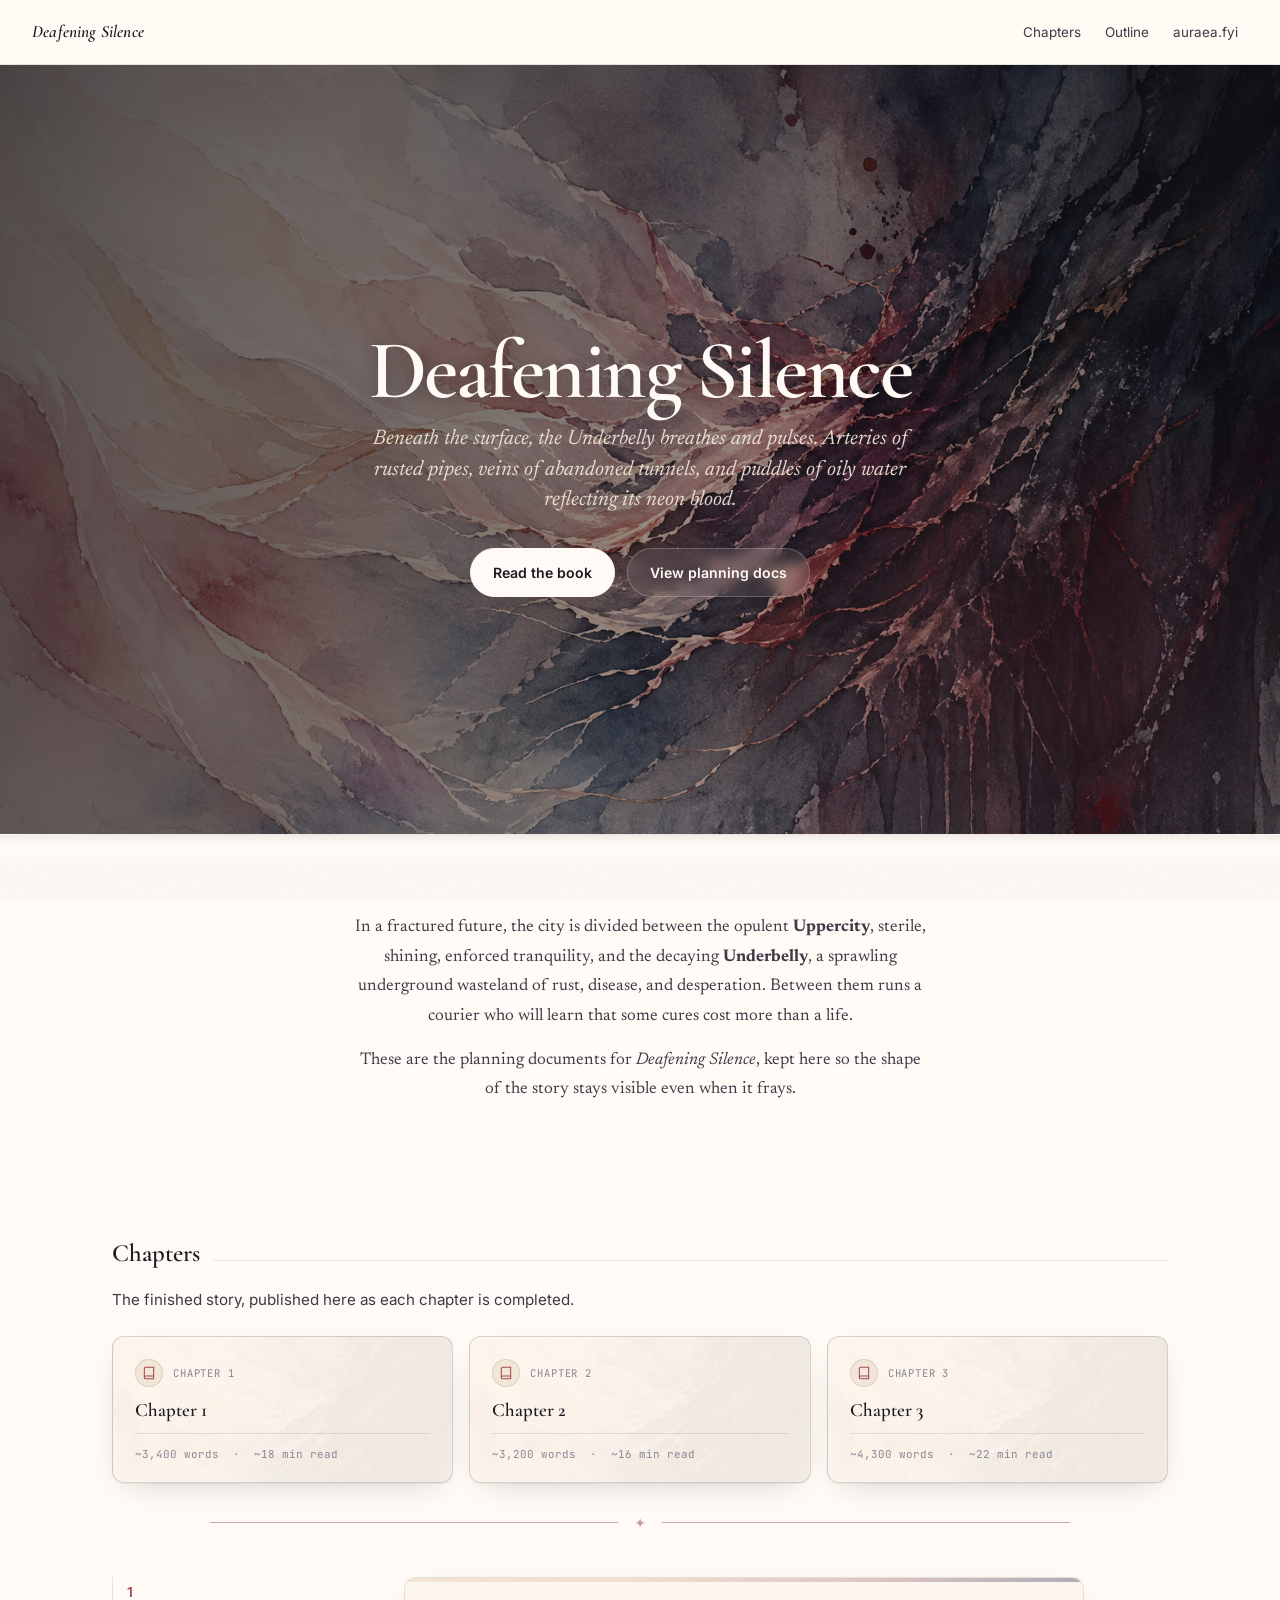
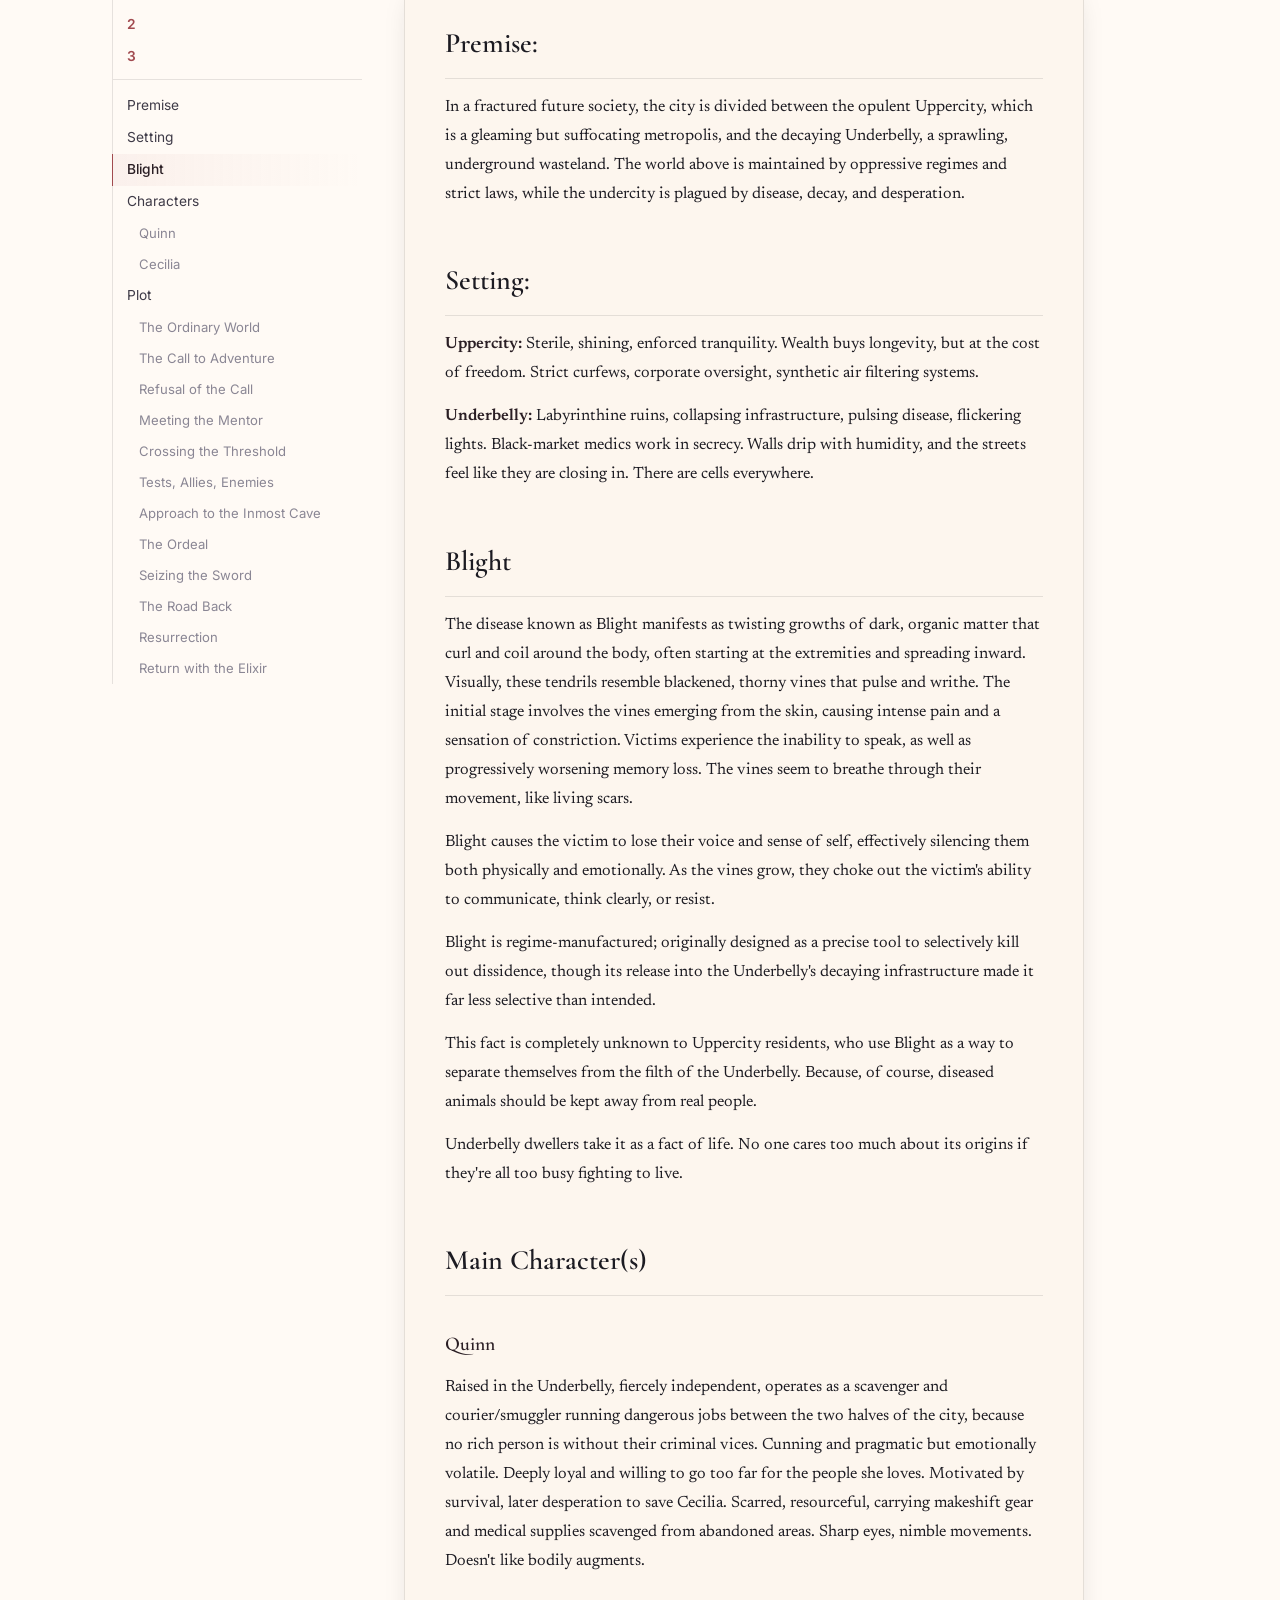
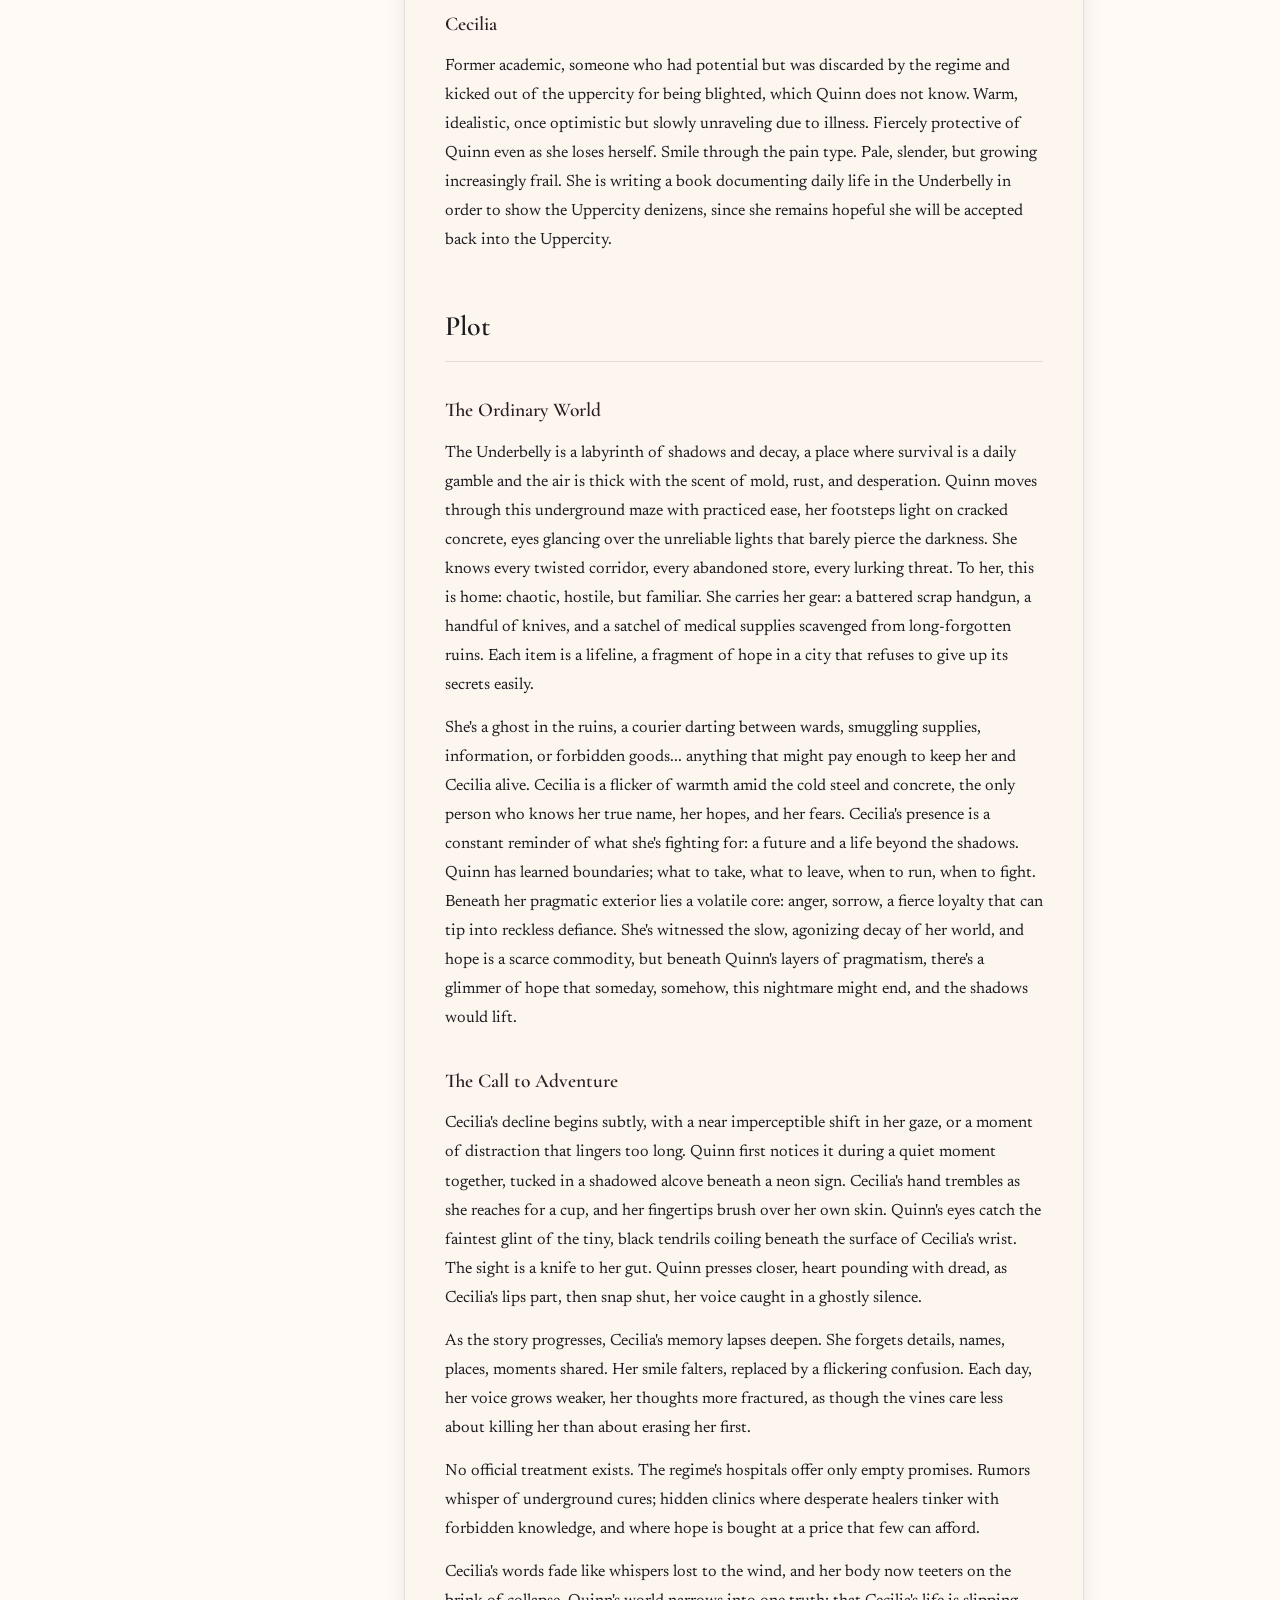
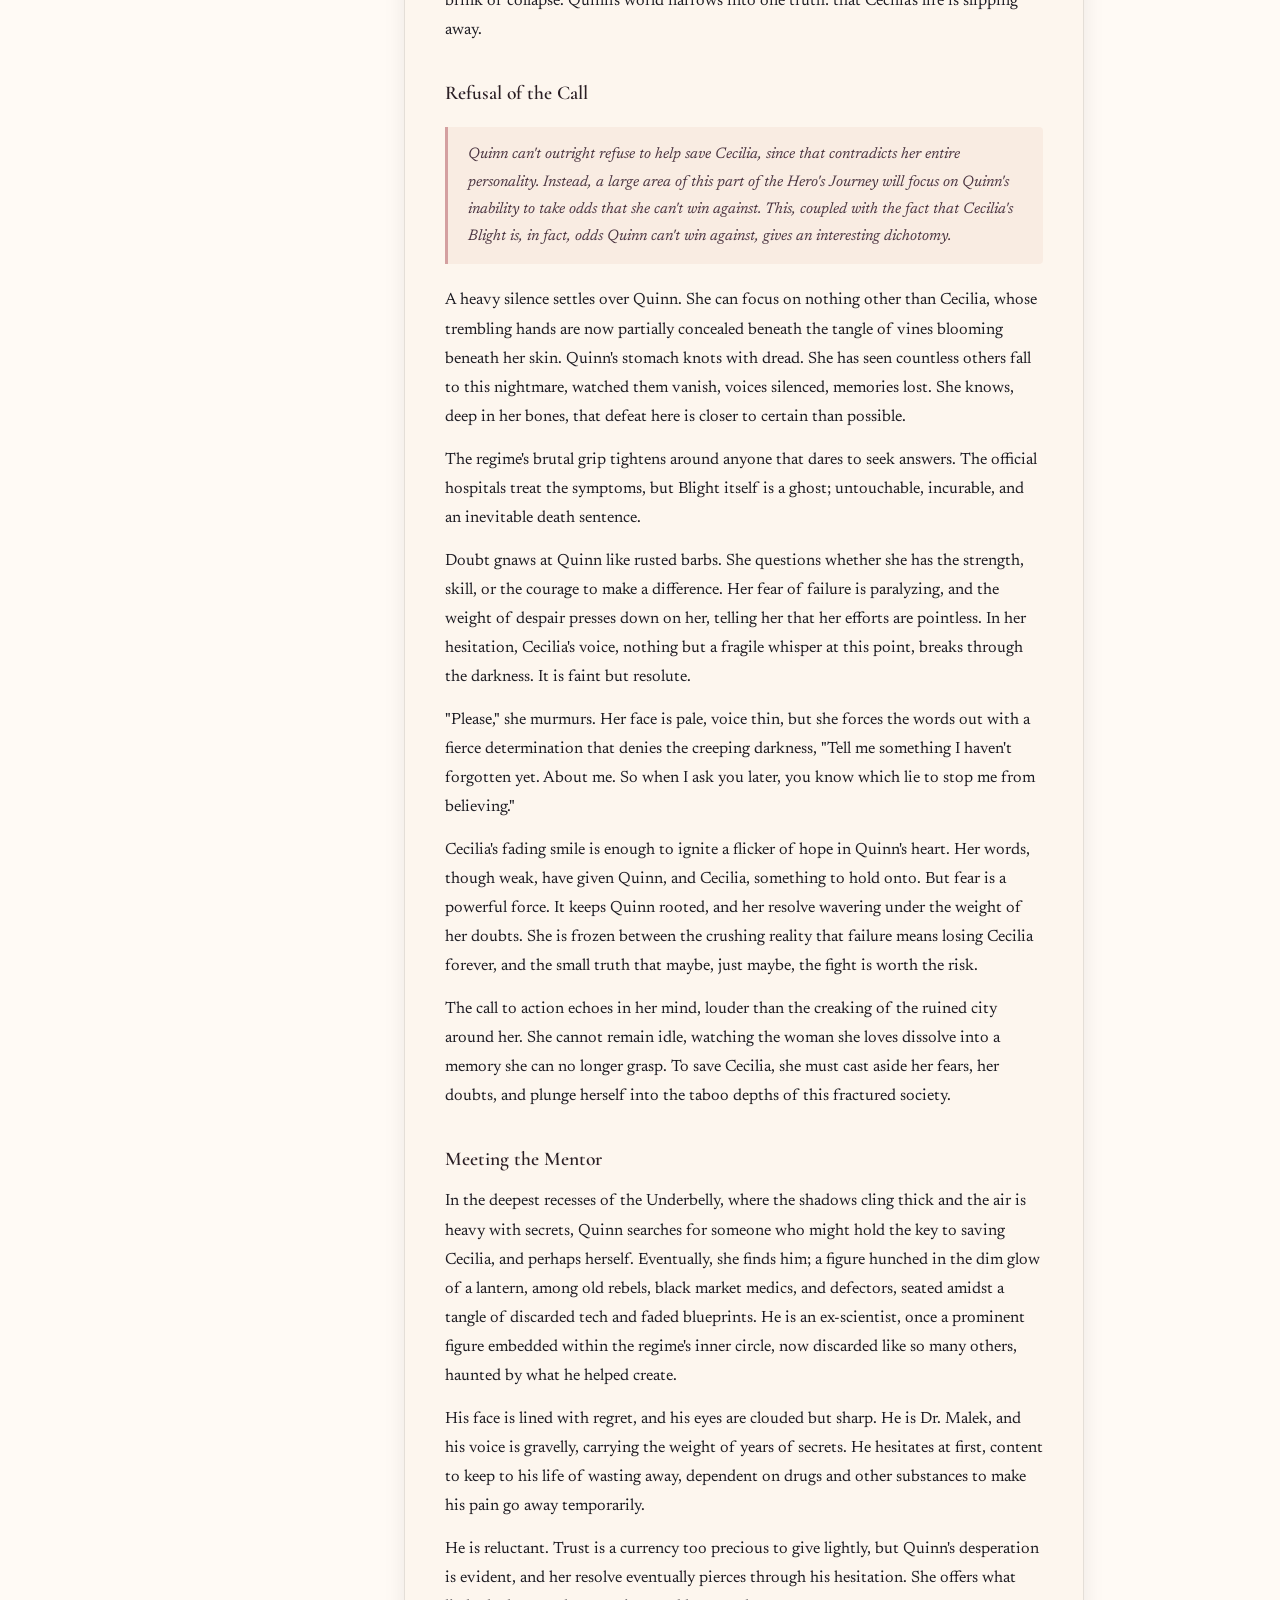
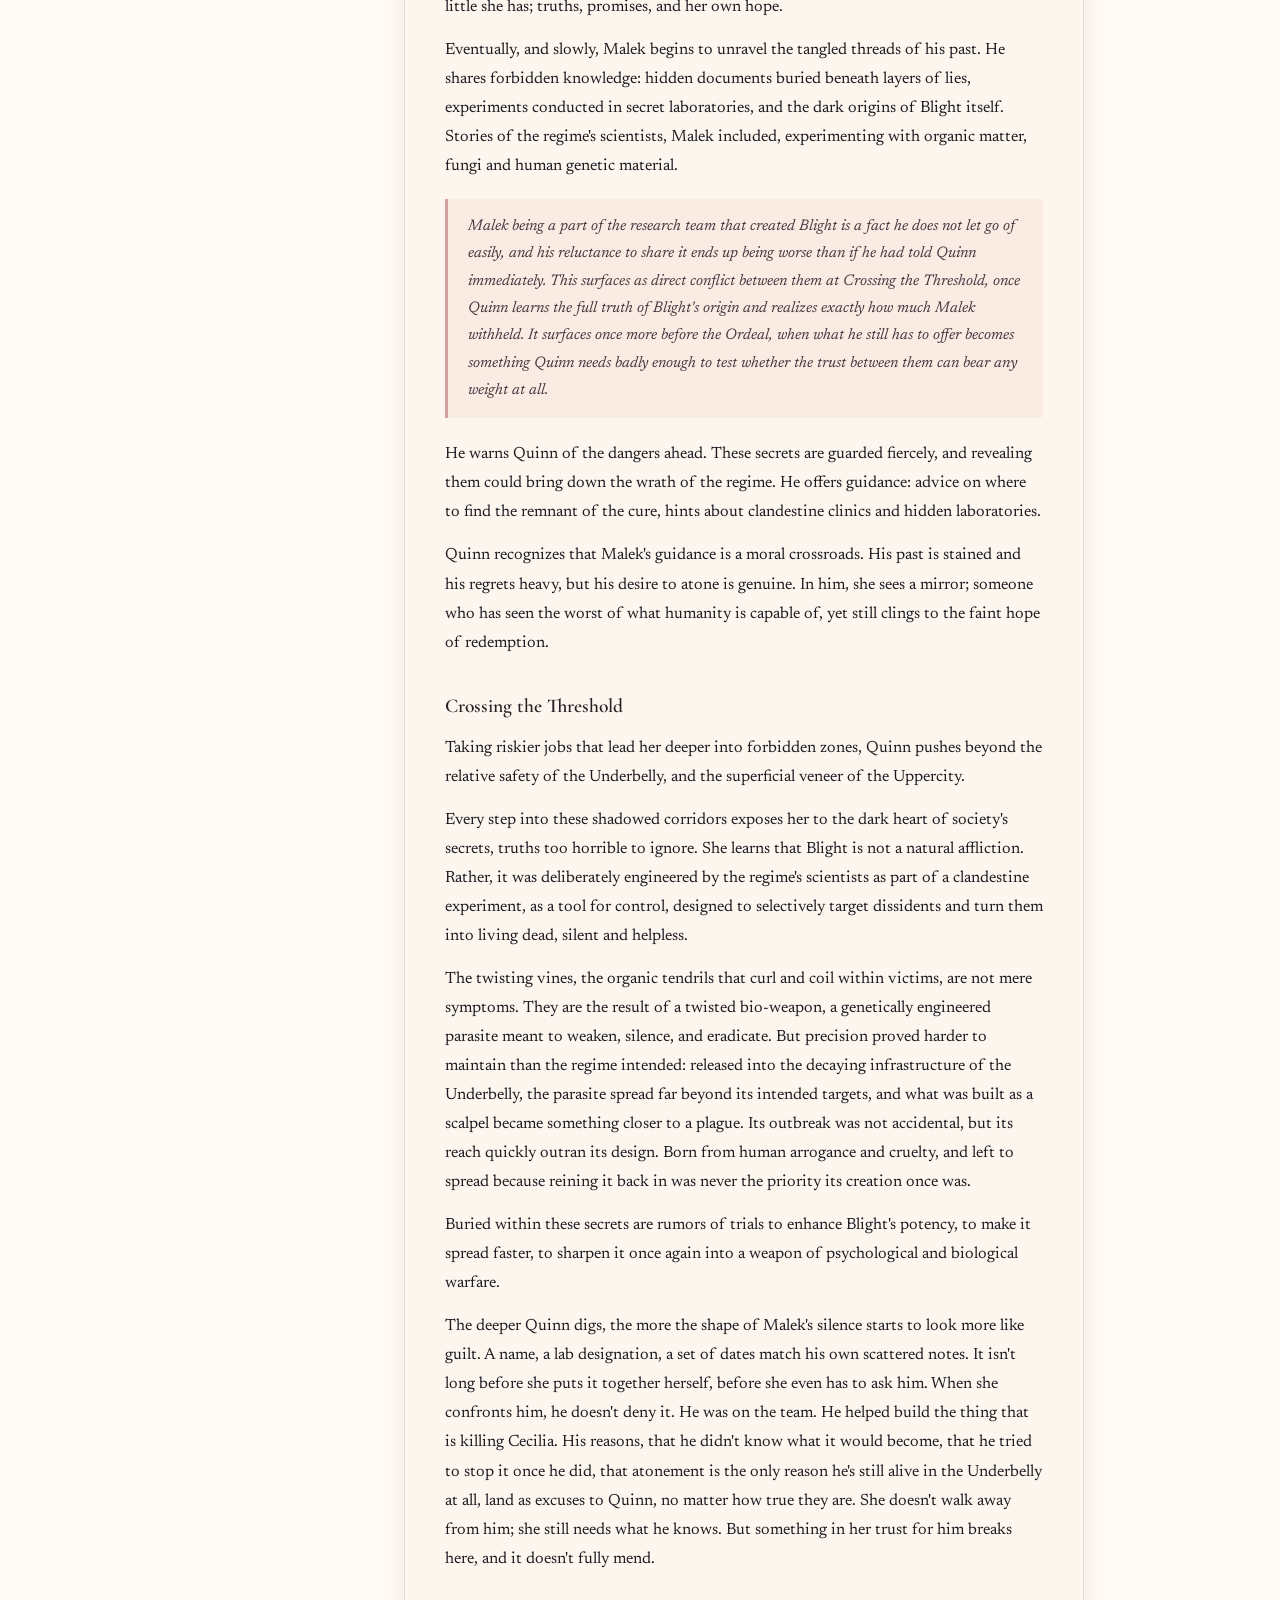
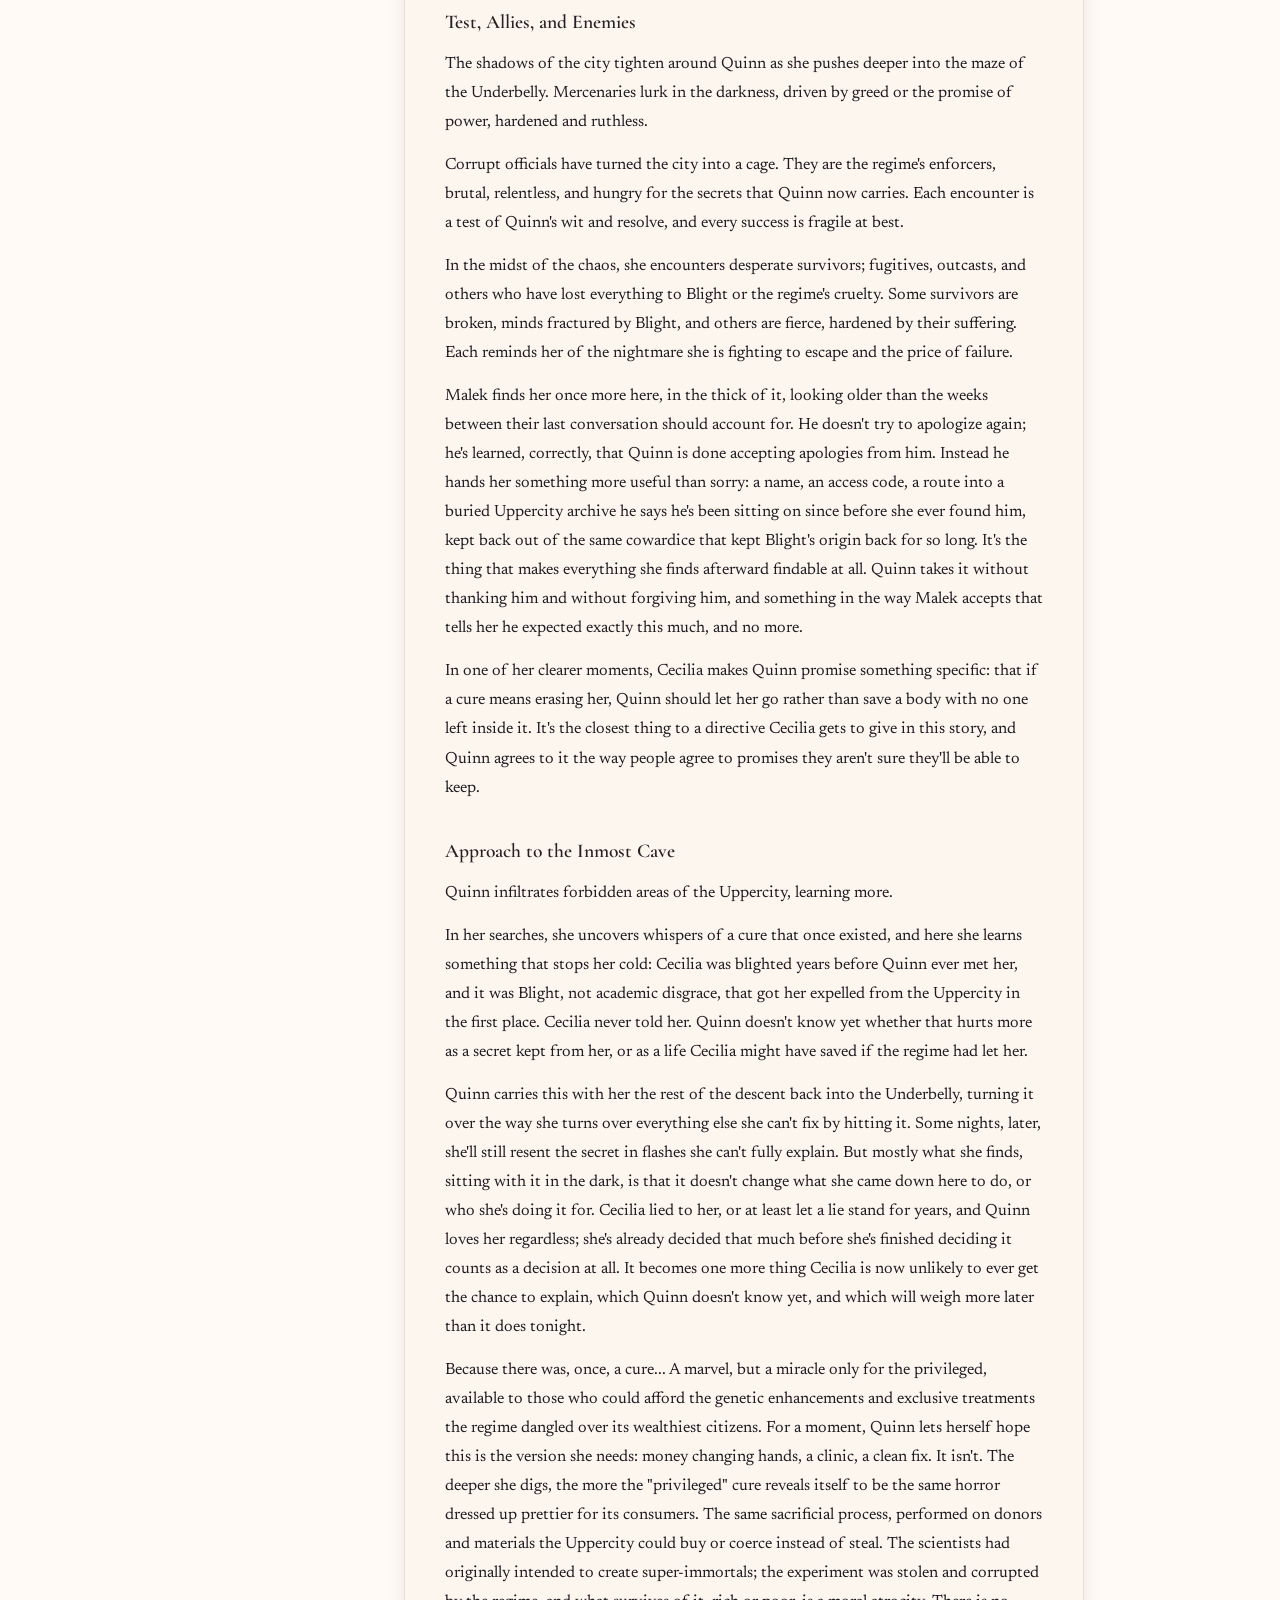
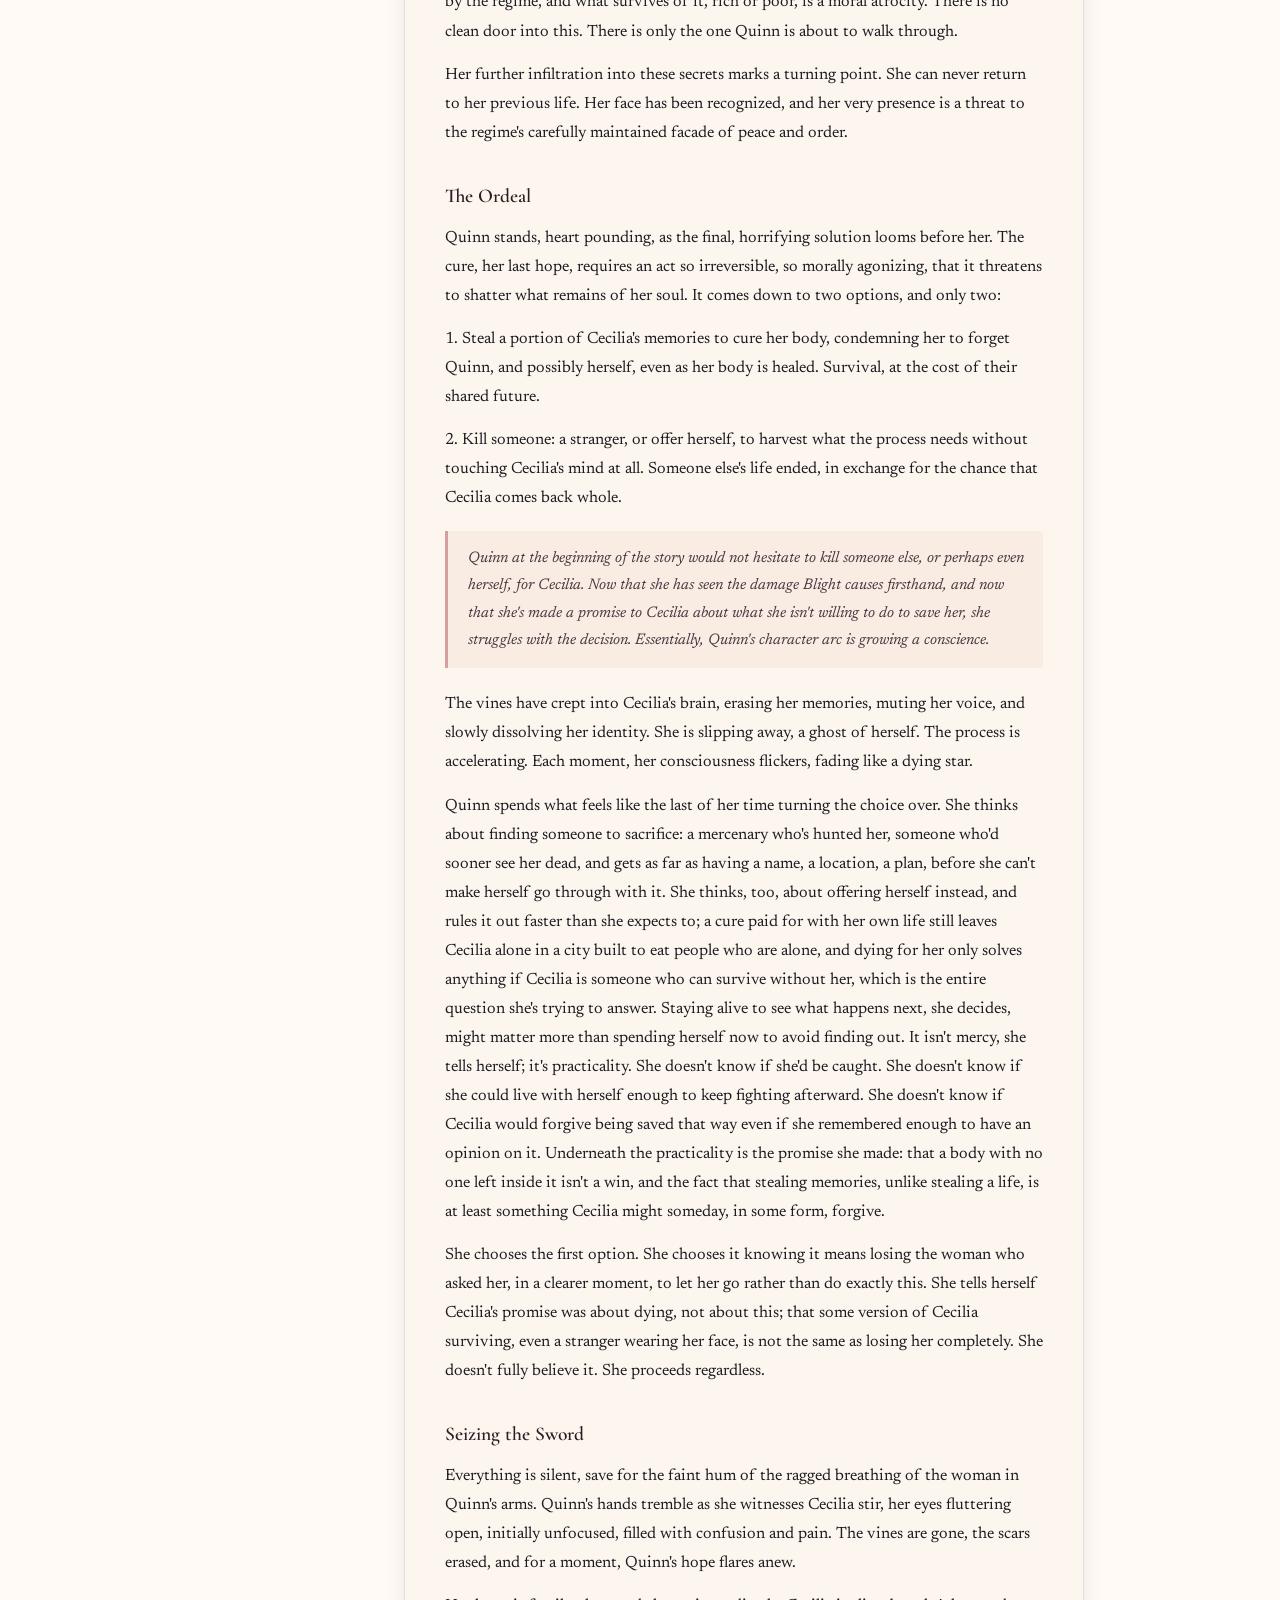
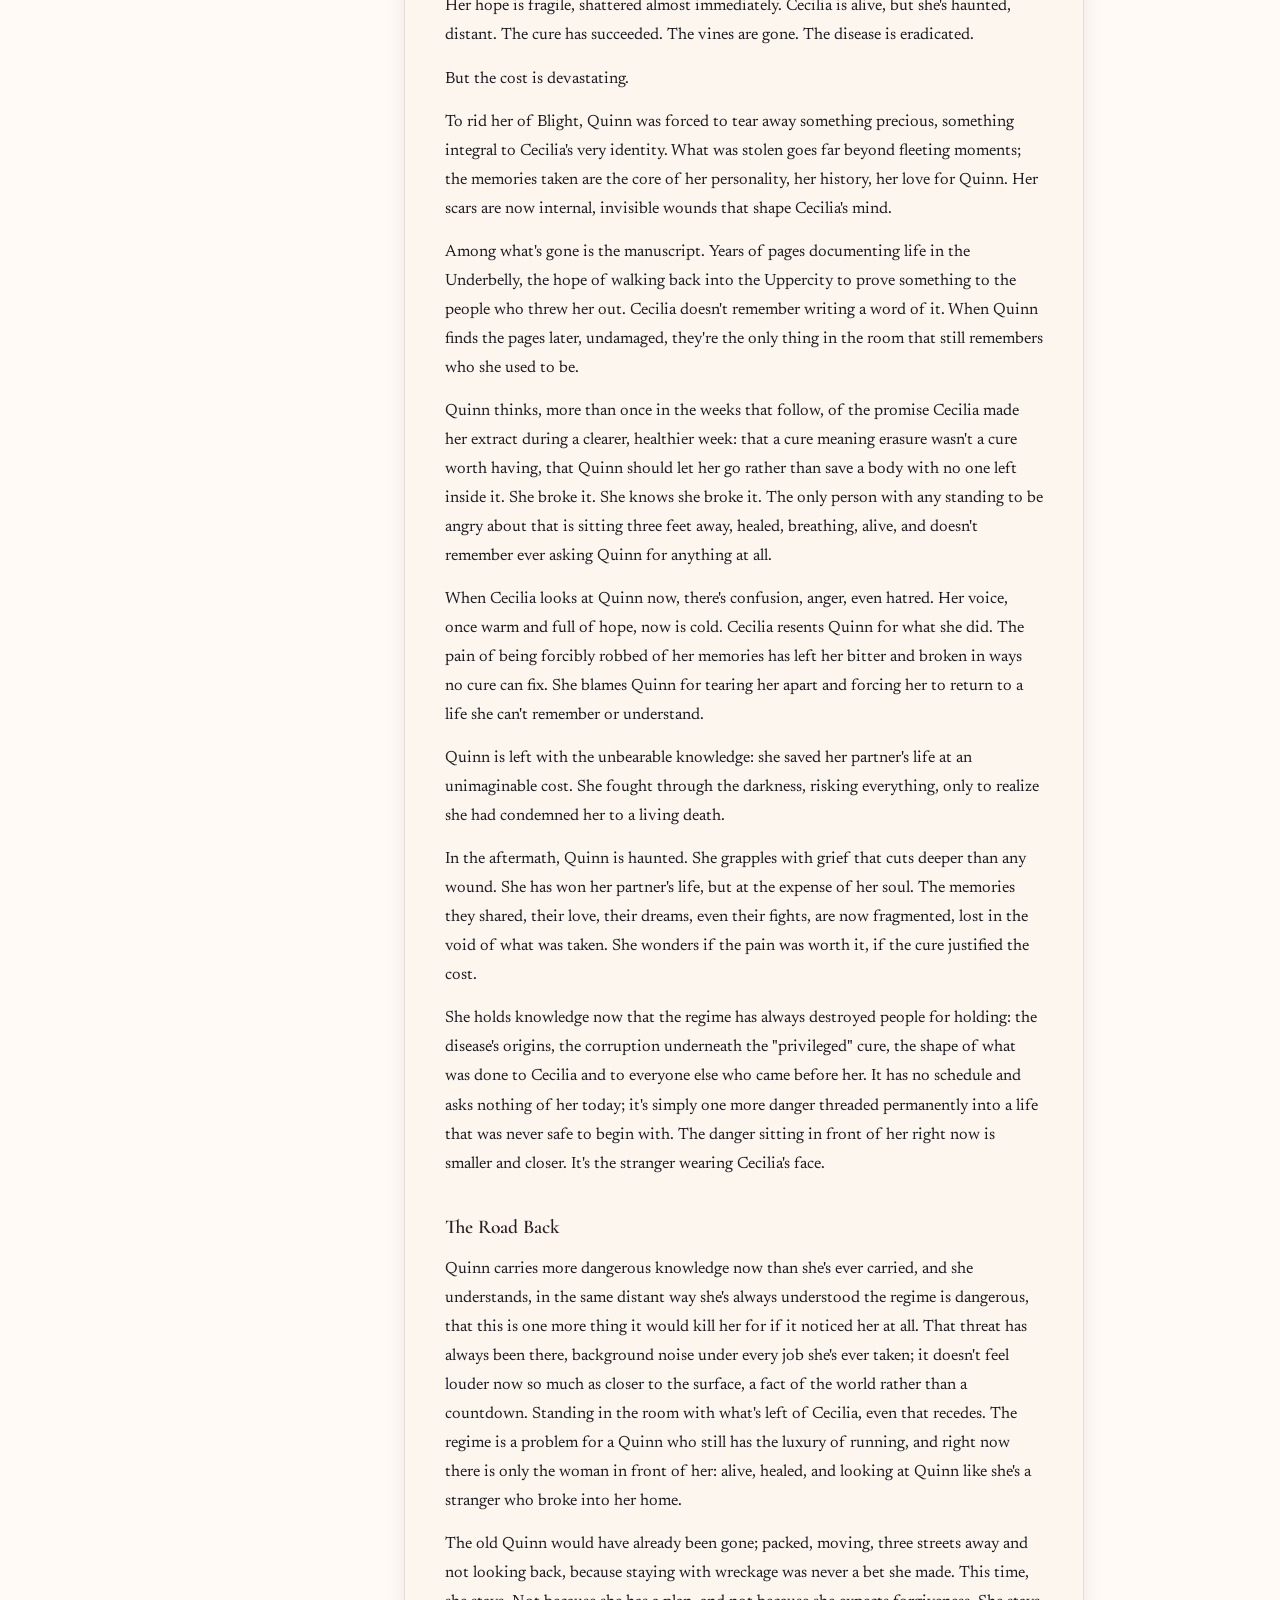
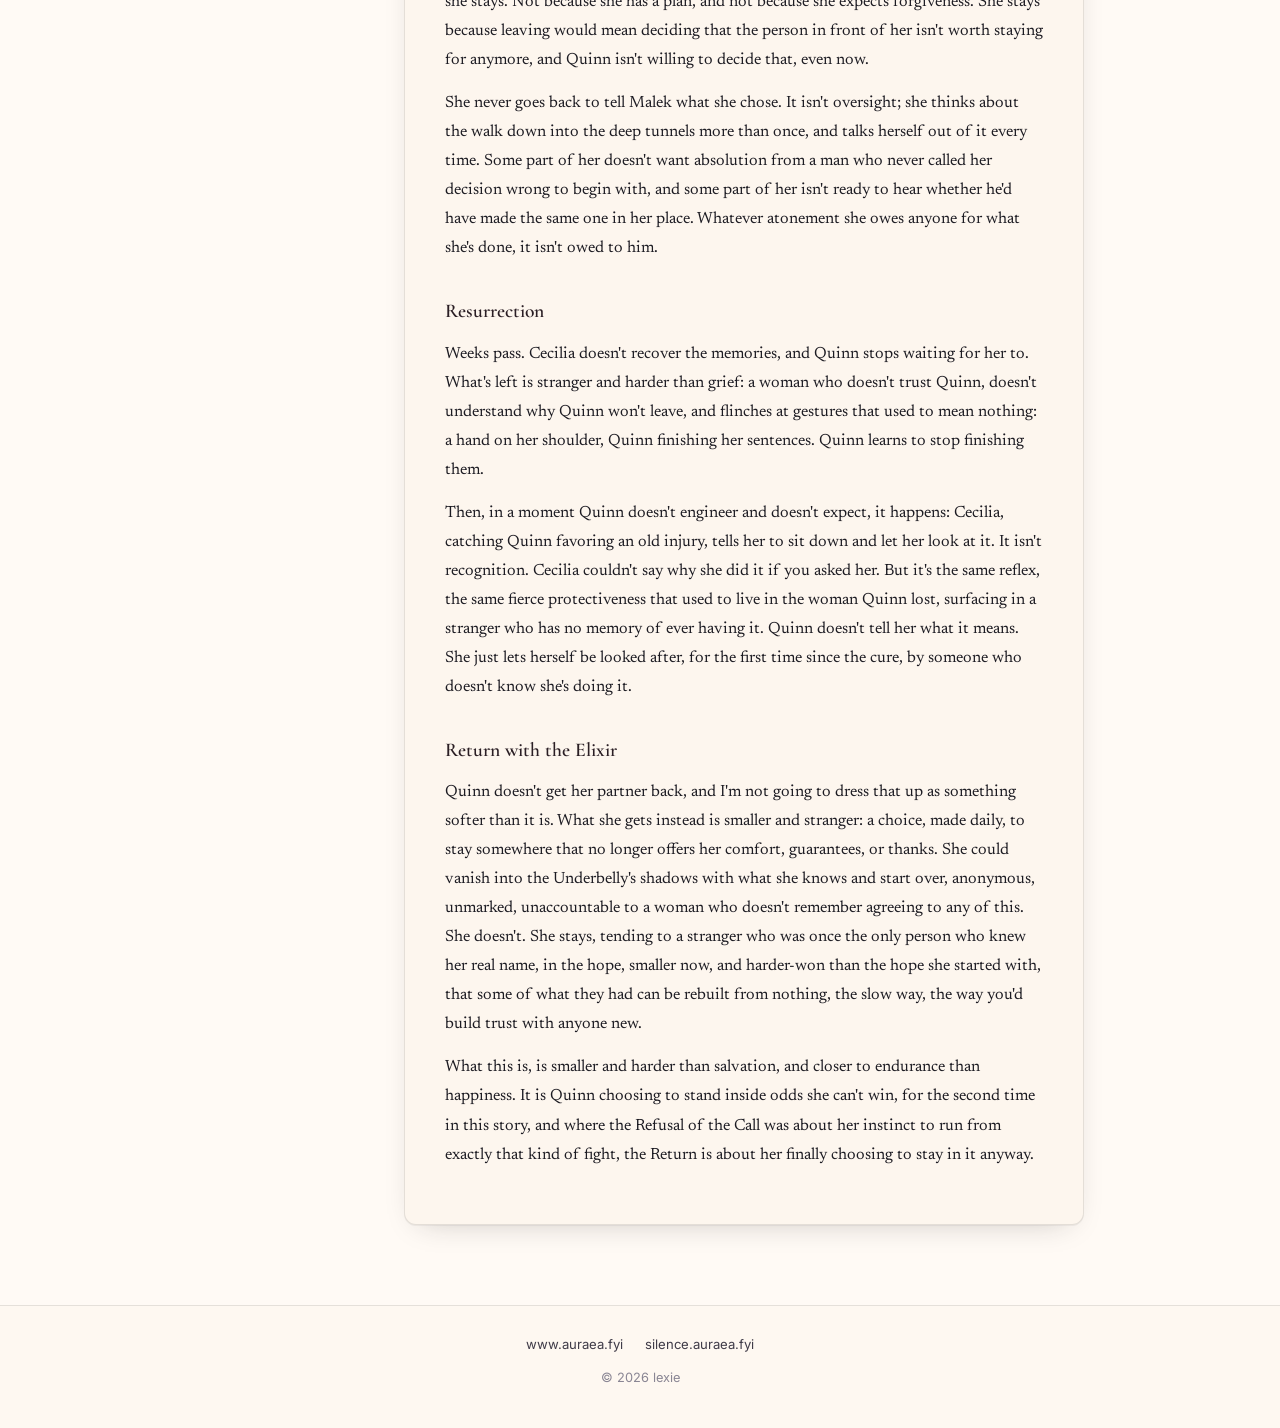
<file: index.html>
<!doctype html>
<html lang="en">
<head>
<meta charset="utf-8">
<meta name="viewport" content="width=device-width, initial-scale=1">
<title>Deafening Silence</title>
<link rel="canonical" href="https://silence.auraea.fyi">
<link rel="preconnect" href="https://fonts.googleapis.com">
<link rel="preconnect" href="https://fonts.gstatic.com" crossorigin>
<link href="https://fonts.googleapis.com/css2?family=Cormorant+Garamond:ital,wght@0,400;0,500;0,600;1,400;1,500&family=Inter:wght@300;400;500;600&family=JetBrains+Mono:wght@400;500&family=Newsreader:ital,opsz,wght@0,6..72,400;0,6..72,500;1,6..72,400&display=swap" rel="stylesheet">
<link rel="stylesheet" href="css/style.css">
<link rel="icon" type="image/svg+xml" href="favicon.svg">
<link rel="alternate icon" type="image/png" href="favicon.png">
</head>
<body>
<div class="grain" aria-hidden="true"></div>

<header class="site-header">
  <a class="brand" href="#top" aria-label="Deafening Silence home">
    <span class="brand-name">Deafening Silence</span>
  </a>
  <button class="nav-toggle" aria-label="Toggle menu" aria-expanded="false">
    <span></span><span></span><span></span>
  </button>
  <nav class="site-nav" id="siteNav">
    <a class="nav-link" href="#chapters">Chapters</a>
    <a class="nav-link" href="#outline">Outline</a>
    <a class="nav-link" href="https://www.auraea.fyi" target="_blank" rel="noopener">auraea.fyi</a>
  </nav>
</header>

<section class="hero" id="top">
  <div class="hero-bg" aria-hidden="true"></div>
  <div class="hero-inner">
    <h1><em>Deafening Silence</em></h1>
    <p class="hero-sub">Beneath the surface, the Underbelly breathes and pulses. Arteries of rusted pipes, veins of abandoned tunnels, and puddles of oily water reflecting its neon blood.</p>
    <div class="hero-ctas">
      <a class="btn-primary" href="1/">Read the book</a>
      <a class="btn-ghost" href="#outline">View planning docs</a>
    </div>
  </div>
  <div class="hero-torn" aria-hidden="true">
     <svg viewBox="0 0 1440 24" preserveAspectRatio="none" xmlns="http://www.w3.org/2000/svg" aria-hidden="true">
       <rect x="0" y="0" width="1440" height="24" fill="currentColor"/>
     </svg>
   </div>
</section>

<div class="intro reveal">
  <p>In a fractured future, the city is divided between the opulent <strong>Uppercity</strong>, sterile, shining, enforced tranquility, and the decaying <strong>Underbelly</strong>, a sprawling underground wasteland of rust, disease, and desperation. Between them runs a courier who will learn that some cures cost more than a life.</p>
  <p>These are the planning documents for <em>Deafening Silence</em>, kept here so the shape of the story stays visible even when it frays.</p>
</div>

<div class="wrap" id="chapters" style="padding-top:36px; padding-bottom:8px;">
  <div class="section-heading">
    <h2>Chapters</h2>
  </div>
  <p class="section-sub">The finished story, published here as each chapter is completed.</p>
  <div class="doc-grid">
    <a class="doc-card doc-card--featured" href="1/">
      <div class="doc-top">
        <span class="doc-icon" aria-hidden="true"><svg viewBox="0 0 24 24" fill="none" stroke="currentColor" stroke-width="1.8"><path d="M4 19.5A2.5 2.5 0 0 1 6.5 17H20"/><path d="M6.5 2H20v20H6.5A2.5 2.5 0 0 1 4 19.5v-15A2.5 2.5 0 0 1 6.5 2z"/></svg></span>
        <span>Chapter 1</span>
      </div>
      <h3>Chapter 1</h3>
      <div class="doc-meta">
        <span>~3,400 words</span>
        <span>·</span>
        <span>~18 min read</span>
      </div>
    </a>
    <a class="doc-card doc-card--featured" href="2/">
      <div class="doc-top">
        <span class="doc-icon" aria-hidden="true"><svg viewBox="0 0 24 24" fill="none" stroke="currentColor" stroke-width="1.8"><path d="M4 19.5A2.5 2.5 0 0 1 6.5 17H20"/><path d="M6.5 2H20v20H6.5A2.5 2.5 0 0 1 4 19.5v-15A2.5 2.5 0 0 1 6.5 2z"/></svg></span>
        <span>Chapter 2</span>
      </div>
      <h3>Chapter 2</h3>
      <div class="doc-meta">
        <span>~3,200 words</span>
        <span>·</span>
        <span>~16 min read</span>
      </div>
    </a>
    <a class="doc-card doc-card--featured" href="3/">
      <div class="doc-top">
        <span class="doc-icon" aria-hidden="true"><svg viewBox="0 0 24 24" fill="none" stroke="currentColor" stroke-width="1.8"><path d="M4 19.5A2.5 2.5 0 0 1 6.5 17H20"/><path d="M6.5 2H20v20H6.5A2.5 2.5 0 0 1 4 19.5v-15A2.5 2.5 0 0 1 6.5 2z"/></svg></span>
        <span>Chapter 3</span>
      </div>
      <h3>Chapter 3</h3>
      <div class="doc-meta">
        <span>~4,300 words</span>
        <span>·</span>
        <span>~22 min read</span>
      </div>
    </a>
  </div>
</div>

<div class="thread-divider" id="blightDivider" role="button" tabindex="0" aria-label="Touch the silk thread — if you dare">
      <div class="clean" aria-hidden="true">
        <span class="clean-line"></span>
        <span class="clean-star">✦</span>
        <span class="clean-line"></span>
      </div>
      <svg class="blight-svg" viewBox="0 0 900 210">
        <path id="h0" fill="#211a13"/><path id="h1" fill="#211a13"/><path id="h2" fill="#211a13"/><path id="h3" fill="#211a13"/><path id="h4" fill="#211a13"/><path id="h5" fill="#211a13"/><path id="h6" fill="#211a13"/><path id="h7" fill="#211a13"/><path id="h8" fill="#211a13"/><path id="h9" fill="#211a13"/><path id="h10" fill="#211a13"/><path id="h11" fill="#211a13"/><path id="h12" fill="#211a13"/><path id="h13" fill="#211a13"/><path id="h14" fill="#211a13"/><path id="h15" fill="#211a13"/><path id="h16" fill="#211a13"/><path id="h17" fill="#211a13"/><path id="h18" fill="#211a13"/><path id="h19" fill="#211a13"/>
        <path id="h8b0" d="M 580.8 73.1 L 580.3 82.7 L 576.5 74.5 Z" fill="#211a13" style="opacity:0; transition: opacity 180ms ease;"/><path id="h8b1" d="M 635.0 55.1 L 633.9 64.8 L 630.6 56.4 Z" fill="#211a13" style="opacity:0; transition: opacity 180ms ease;"/><path id="h8b2" d="M 667.8 42.9 L 673.5 50.7 L 665.4 46.7 Z" fill="#211a13" style="opacity:0; transition: opacity 180ms ease;"/><path id="h9b0" d="M 618.4 126.5 L 613.6 134.9 L 613.9 125.9 Z" fill="#211a13" style="opacity:0; transition: opacity 180ms ease;"/><path id="h9b1" d="M 693.7 135.8 L 689.1 144.4 L 689.2 135.3 Z" fill="#211a13" style="opacity:0; transition: opacity 180ms ease;"/><path id="h9b2" d="M 738.8 144.4 L 729.7 147.7 L 735.8 141.0 Z" fill="#211a13" style="opacity:0; transition: opacity 180ms ease;"/><path id="h10b0" d="M 690.8 83.6 L 687.9 92.8 L 686.3 84.0 Z" fill="#211a13" style="opacity:0; transition: opacity 180ms ease;"/><path id="h10b1" d="M 793.1 75.7 L 790.1 84.9 L 788.6 76.0 Z" fill="#211a13" style="opacity:0; transition: opacity 180ms ease;"/><path id="h10b2" d="M 853.8 68.8 L 856.2 78.2 L 850.2 71.4 Z" fill="#211a13" style="opacity:0; transition: opacity 180ms ease;"/><path id="h11b0" d="M 760.0 142.9 L 755.2 151.3 L 755.5 142.2 Z" fill="#211a13" style="opacity:0; transition: opacity 180ms ease;"/><path id="h11b1" d="M 880.4 159.3 L 875.8 167.9 L 876.0 158.8 Z" fill="#211a13" style="opacity:0; transition: opacity 180ms ease;"/><path id="h11b2" d="M 949.2 170.8 L 939.8 173.2 L 946.6 167.2 Z" fill="#211a13" style="opacity:0; transition: opacity 180ms ease;"/><path id="h12b0" d="M 583.9 56.8 L 585.7 66.3 L 580.1 59.2 Z" fill="#211a13" style="opacity:0; transition: opacity 180ms ease;"/><path id="h12b1" d="M 623.0 33.1 L 623.9 42.8 L 619.0 35.2 Z" fill="#211a13" style="opacity:0; transition: opacity 180ms ease;"/><path id="h12b2" d="M 645.9 18.0 L 653.6 23.9 L 644.7 22.4 Z" fill="#211a13" style="opacity:0; transition: opacity 180ms ease;"/><path id="h13b0" d="M 546.4 150.9 L 538.3 156.3 L 542.7 148.4 Z" fill="#211a13" style="opacity:0; transition: opacity 180ms ease;"/><path id="h13b1" d="M 573.5 168.9 L 565.9 174.9 L 569.6 166.6 Z" fill="#211a13" style="opacity:0; transition: opacity 180ms ease;"/><path id="h13b2" d="M 589.1 182.1 L 579.7 179.9 L 588.4 177.7 Z" fill="#211a13" style="opacity:0; transition: opacity 180ms ease;"/><path id="h14b0" d="M 319.2 73.1 L 319.7 82.7 L 323.5 74.5 Z" fill="#211a13" style="opacity:0; transition: opacity 180ms ease;"/><path id="h14b1" d="M 265.0 55.1 L 266.1 64.8 L 269.4 56.4 Z" fill="#211a13" style="opacity:0; transition: opacity 180ms ease;"/><path id="h14b2" d="M 232.2 42.9 L 226.5 50.7 L 234.6 46.7 Z" fill="#211a13" style="opacity:0; transition: opacity 180ms ease;"/><path id="h15b0" d="M 281.6 126.5 L 286.4 134.9 L 286.1 125.9 Z" fill="#211a13" style="opacity:0; transition: opacity 180ms ease;"/><path id="h15b1" d="M 206.3 135.8 L 210.9 144.4 L 210.8 135.3 Z" fill="#211a13" style="opacity:0; transition: opacity 180ms ease;"/><path id="h15b2" d="M 161.2 144.4 L 170.3 147.7 L 164.2 141.0 Z" fill="#211a13" style="opacity:0; transition: opacity 180ms ease;"/><path id="h16b0" d="M 209.2 83.6 L 212.1 92.8 L 213.7 84.0 Z" fill="#211a13" style="opacity:0; transition: opacity 180ms ease;"/><path id="h16b1" d="M 106.9 75.7 L 109.9 84.9 L 111.4 76.0 Z" fill="#211a13" style="opacity:0; transition: opacity 180ms ease;"/><path id="h16b2" d="M 46.2 68.8 L 43.8 78.2 L 49.8 71.4 Z" fill="#211a13" style="opacity:0; transition: opacity 180ms ease;"/><path id="h17b0" d="M 140.0 142.9 L 144.8 151.3 L 144.5 142.2 Z" fill="#211a13" style="opacity:0; transition: opacity 180ms ease;"/><path id="h17b1" d="M 19.6 159.3 L 24.2 167.9 L 24.0 158.8 Z" fill="#211a13" style="opacity:0; transition: opacity 180ms ease;"/><path id="h17b2" d="M -49.2 170.8 L -39.8 173.2 L -46.6 167.2 Z" fill="#211a13" style="opacity:0; transition: opacity 180ms ease;"/><path id="h18b0" d="M 316.1 56.8 L 314.3 66.3 L 319.9 59.2 Z" fill="#211a13" style="opacity:0; transition: opacity 180ms ease;"/><path id="h18b1" d="M 277.0 33.1 L 276.1 42.8 L 281.0 35.2 Z" fill="#211a13" style="opacity:0; transition: opacity 180ms ease;"/><path id="h18b2" d="M 254.1 18.0 L 246.4 23.9 L 255.3 22.4 Z" fill="#211a13" style="opacity:0; transition: opacity 180ms ease;"/><path id="h19b0" d="M 353.6 150.9 L 361.7 156.3 L 357.3 148.4 Z" fill="#211a13" style="opacity:0; transition: opacity 180ms ease;"/><path id="h19b1" d="M 326.5 168.9 L 334.1 174.9 L 330.4 166.6 Z" fill="#211a13" style="opacity:0; transition: opacity 180ms ease;"/><path id="h19b2" d="M 310.9 182.1 L 320.3 179.9 L 311.6 177.7 Z" fill="#211a13" style="opacity:0; transition: opacity 180ms ease;"/>
      </svg>
    </div>

<div class="wrap reader" id="outline">
  <aside class="toc" aria-label="Table of contents">
    <ol>
      <li><a href="1/" style="color:var(--rose-deep); font-weight:600;">1</a></li>
      <li><a href="2/" style="color:var(--rose-deep); font-weight:600;">2</a></li>
      <li><a href="3/" style="color:var(--rose-deep); font-weight:600;">3</a></li>
      <li style="margin:6px 0 10px; height:1px; background:var(--line); list-style:none;"></li>
      <li><a href="#premise">Premise</a></li>
      <li><a href="#setting">Setting</a></li>
      <li><a href="#blight-def">Blight</a></li>
      <li><a href="#characters">Characters</a></li>
      <li><a class="toc-h3" href="#quinn">Quinn</a></li>
      <li><a class="toc-h3" href="#cecilia">Cecilia</a></li>
      <li><a href="#plot">Plot</a></li>
      <li><a class="toc-h3" href="#ordinary">The Ordinary World</a></li>
      <li><a class="toc-h3" href="#call">The Call to Adventure</a></li>
      <li><a class="toc-h3" href="#refusal">Refusal of the Call</a></li>
      <li><a class="toc-h3" href="#mentor">Meeting the Mentor</a></li>
      <li><a class="toc-h3" href="#threshold">Crossing the Threshold</a></li>
      <li><a class="toc-h3" href="#tests">Tests, Allies, Enemies</a></li>
      <li><a class="toc-h3" href="#approach">Approach to the Inmost Cave</a></li>
      <li><a class="toc-h3" href="#ordeal">The Ordeal</a></li>
      <li><a class="toc-h3" href="#sword">Seizing the Sword</a></li>
      <li><a class="toc-h3" href="#roadback">The Road Back</a></li>
      <li><a class="toc-h3" href="#resurrection">Resurrection</a></li>
      <li><a class="toc-h3" href="#return">Return with the Elixir</a></li>
    </ol>
  </aside>

    <article class="prose">
    <div class="paper-sheet">
      
      <h2 id="premise">Premise:</h2>
      <p>In a fractured future society, the city is divided between the opulent Uppercity, which is a gleaming but suffocating metropolis, and the decaying Underbelly, a sprawling, underground wasteland. The world above is maintained by oppressive regimes and strict laws, while the undercity is plagued by disease, decay, and desperation.</p>

      <h2 id="setting">Setting:</h2>
      <p><strong>Uppercity:</strong> Sterile, shining, enforced tranquility. Wealth buys longevity, but at the cost of freedom. Strict curfews, corporate oversight, synthetic air filtering systems.</p>
      <p><strong>Underbelly:</strong> Labyrinthine ruins, collapsing infrastructure, pulsing disease, flickering lights. Black-market medics work in secrecy. Walls drip with humidity, and the streets feel like they are closing in. There are cells everywhere.</p>

      <h2 id="blight-def">Blight</h2>
      <p>The disease known as Blight manifests as twisting growths of dark, organic matter that curl and coil around the body, often starting at the extremities and spreading inward. Visually, these tendrils resemble blackened, thorny vines that pulse and writhe. The initial stage involves the vines emerging from the skin, causing intense pain and a sensation of constriction. Victims experience the inability to speak, as well as progressively worsening memory loss. The vines seem to breathe through their movement, like living scars.</p>
      <p>Blight causes the victim to lose their voice and sense of self, effectively silencing them both physically and emotionally. As the vines grow, they choke out the victim's ability to communicate, think clearly, or resist.</p>
      <p>Blight is regime-manufactured; originally designed as a precise tool to selectively kill out dissidence, though its release into the Underbelly's decaying infrastructure made it far less selective than intended.</p>
      <p>This fact is completely unknown to Uppercity residents, who use Blight as a way to separate themselves from the filth of the Underbelly. Because, of course, diseased animals should be kept away from real people.</p>
      <p>Underbelly dwellers take it as a fact of life. No one cares too much about its origins if they're all too busy fighting to live.</p>

      <h2 id="characters">Main Character(s)</h2>

      <h3 id="quinn">Quinn</h3>
      <p>Raised in the Underbelly, fiercely independent, operates as a scavenger and courier/smuggler running dangerous jobs between the two halves of the city, because no rich person is without their criminal vices. Cunning and pragmatic but emotionally volatile. Deeply loyal and willing to go too far for the people she loves. Motivated by survival, later desperation to save Cecilia. Scarred, resourceful, carrying makeshift gear and medical supplies scavenged from abandoned areas. Sharp eyes, nimble movements. Doesn't like bodily augments.</p>

      <h3 id="cecilia">Cecilia</h3>
      <p>Former academic, someone who had potential but was discarded by the regime and kicked out of the uppercity for being blighted, which Quinn does not know. Warm, idealistic, once optimistic but slowly unraveling due to illness. Fiercely protective of Quinn even as she loses herself. Smile through the pain type. Pale, slender, but growing increasingly frail. She is writing a book documenting daily life in the Underbelly in order to show the Uppercity denizens, since she remains hopeful she will be accepted back into the Uppercity.</p>

      <h2 id="plot">Plot</h2>

      <h3 id="ordinary">The Ordinary World</h3>
      <p>The Underbelly is a labyrinth of shadows and decay, a place where survival is a daily gamble and the air is thick with the scent of mold, rust, and desperation. Quinn moves through this underground maze with practiced ease, her footsteps light on cracked concrete, eyes glancing over the unreliable lights that barely pierce the darkness. She knows every twisted corridor, every abandoned store, every lurking threat. To her, this is home: chaotic, hostile, but familiar. She carries her gear: a battered scrap handgun, a handful of knives, and a satchel of medical supplies scavenged from long-forgotten ruins. Each item is a lifeline, a fragment of hope in a city that refuses to give up its secrets easily.</p>
      <p>She's a ghost in the ruins, a courier darting between wards, smuggling supplies, information, or forbidden goods... anything that might pay enough to keep her and Cecilia alive. Cecilia is a flicker of warmth amid the cold steel and concrete, the only person who knows her true name, her hopes, and her fears. Cecilia's presence is a constant reminder of what she's fighting for: a future and a life beyond the shadows. Quinn has learned boundaries; what to take, what to leave, when to run, when to fight. Beneath her pragmatic exterior lies a volatile core: anger, sorrow, a fierce loyalty that can tip into reckless defiance. She's witnessed the slow, agonizing decay of her world, and hope is a scarce commodity, but beneath Quinn's layers of pragmatism, there's a glimmer of hope that someday, somehow, this nightmare might end, and the shadows would lift.</p>

      <h3 id="call">The Call to Adventure</h3>
      <p>Cecilia's decline begins subtly, with a near imperceptible shift in her gaze, or a moment of distraction that lingers too long. Quinn first notices it during a quiet moment together, tucked in a shadowed alcove beneath a neon sign. Cecilia's hand trembles as she reaches for a cup, and her fingertips brush over her own skin. Quinn's eyes catch the faintest glint of the tiny, black tendrils coiling beneath the surface of Cecilia's wrist. The sight is a knife to her gut. Quinn presses closer, heart pounding with dread, as Cecilia's lips part, then snap shut, her voice caught in a ghostly silence.</p>
      <p>As the story progresses, Cecilia's memory lapses deepen. She forgets details, names, places, moments shared. Her smile falters, replaced by a flickering confusion. Each day, her voice grows weaker, her thoughts more fractured, as though the vines care less about killing her than about erasing her first.</p>
      <p>No official treatment exists. The regime's hospitals offer only empty promises. Rumors whisper of underground cures; hidden clinics where desperate healers tinker with forbidden knowledge, and where hope is bought at a price that few can afford.</p>
      <p>Cecilia's words fade like whispers lost to the wind, and her body now teeters on the brink of collapse. Quinn's world narrows into one truth: that Cecilia's life is slipping away.</p>

      <h3 id="refusal">Refusal of the Call</h3>
      <blockquote>
        <p>Quinn can't outright refuse to help save Cecilia, since that contradicts her entire personality. Instead, a large area of this part of the Hero's Journey will focus on Quinn's inability to take odds that she can't win against. This, coupled with the fact that Cecilia's Blight is, in fact, odds Quinn can't win against, gives an interesting dichotomy.</p>
      </blockquote>
      <p>A heavy silence settles over Quinn. She can focus on nothing other than Cecilia, whose trembling hands are now partially concealed beneath the tangle of vines blooming beneath her skin. Quinn's stomach knots with dread. She has seen countless others fall to this nightmare, watched them vanish, voices silenced, memories lost. She knows, deep in her bones, that defeat here is closer to certain than possible.</p>
      <p>The regime's brutal grip tightens around anyone that dares to seek answers. The official hospitals treat the symptoms, but Blight itself is a ghost; untouchable, incurable, and an inevitable death sentence.</p>
      <p>Doubt gnaws at Quinn like rusted barbs. She questions whether she has the strength, skill, or the courage to make a difference. Her fear of failure is paralyzing, and the weight of despair presses down on her, telling her that her efforts are pointless. In her hesitation, Cecilia's voice, nothing but a fragile whisper at this point, breaks through the darkness. It is faint but resolute.</p>
      <p>"Please," she murmurs. Her face is pale, voice thin, but she forces the words out with a fierce determination that denies the creeping darkness, "Tell me something I haven't forgotten yet. About me. So when I ask you later, you know which lie to stop me from believing."</p>
      <p>Cecilia's fading smile is enough to ignite a flicker of hope in Quinn's heart. Her words, though weak, have given Quinn, and Cecilia, something to hold onto. But fear is a powerful force. It keeps Quinn rooted, and her resolve wavering under the weight of her doubts. She is frozen between the crushing reality that failure means losing Cecilia forever, and the small truth that maybe, just maybe, the fight is worth the risk.</p>
      <p>The call to action echoes in her mind, louder than the creaking of the ruined city around her. She cannot remain idle, watching the woman she loves dissolve into a memory she can no longer grasp. To save Cecilia, she must cast aside her fears, her doubts, and plunge herself into the taboo depths of this fractured society.</p>

      <h3 id="mentor">Meeting the Mentor</h3>
      <p>In the deepest recesses of the Underbelly, where the shadows cling thick and the air is heavy with secrets, Quinn searches for someone who might hold the key to saving Cecilia, and perhaps herself. Eventually, she finds him; a figure hunched in the dim glow of a lantern, among old rebels, black market medics, and defectors, seated amidst a tangle of discarded tech and faded blueprints. He is an ex-scientist, once a prominent figure embedded within the regime's inner circle, now discarded like so many others, haunted by what he helped create.</p>
      <p>His face is lined with regret, and his eyes are clouded but sharp. He is Dr. Malek, and his voice is gravelly, carrying the weight of years of secrets. He hesitates at first, content to keep to his life of wasting away, dependent on drugs and other substances to make his pain go away temporarily.</p>
      <p>He is reluctant. Trust is a currency too precious to give lightly, but Quinn's desperation is evident, and her resolve eventually pierces through his hesitation. She offers what little she has; truths, promises, and her own hope.</p>
      <p>Eventually, and slowly, Malek begins to unravel the tangled threads of his past. He shares forbidden knowledge: hidden documents buried beneath layers of lies, experiments conducted in secret laboratories, and the dark origins of Blight itself. Stories of the regime's scientists, Malek included, experimenting with organic matter, fungi and human genetic material.</p>
      <blockquote>
        <p>Malek being a part of the research team that created Blight is a fact he does not let go of easily, and his reluctance to share it ends up being worse than if he had told Quinn immediately. This surfaces as direct conflict between them at Crossing the Threshold, once Quinn learns the full truth of Blight's origin and realizes exactly how much Malek withheld. It surfaces once more before the Ordeal, when what he still has to offer becomes something Quinn needs badly enough to test whether the trust between them can bear any weight at all.</p>
      </blockquote>
      <p>He warns Quinn of the dangers ahead. These secrets are guarded fiercely, and revealing them could bring down the wrath of the regime. He offers guidance: advice on where to find the remnant of the cure, hints about clandestine clinics and hidden laboratories.</p>
      <p>Quinn recognizes that Malek's guidance is a moral crossroads. His past is stained and his regrets heavy, but his desire to atone is genuine. In him, she sees a mirror; someone who has seen the worst of what humanity is capable of, yet still clings to the faint hope of redemption.</p>

      <h3 id="threshold">Crossing the Threshold</h3>
      <p>Taking riskier jobs that lead her deeper into forbidden zones, Quinn pushes beyond the relative safety of the Underbelly, and the superficial veneer of the Uppercity.</p>
      <p>Every step into these shadowed corridors exposes her to the dark heart of society's secrets, truths too horrible to ignore. She learns that Blight is not a natural affliction. Rather, it was deliberately engineered by the regime's scientists as part of a clandestine experiment, as a tool for control, designed to selectively target dissidents and turn them into living dead, silent and helpless.</p>
      <p>The twisting vines, the organic tendrils that curl and coil within victims, are not mere symptoms. They are the result of a twisted bio-weapon, a genetically engineered parasite meant to weaken, silence, and eradicate. But precision proved harder to maintain than the regime intended: released into the decaying infrastructure of the Underbelly, the parasite spread far beyond its intended targets, and what was built as a scalpel became something closer to a plague. Its outbreak was not accidental, but its reach quickly outran its design. Born from human arrogance and cruelty, and left to spread because reining it back in was never the priority its creation once was.</p>
      <p>Buried within these secrets are rumors of trials to enhance Blight's potency, to make it spread faster, to sharpen it once again into a weapon of psychological and biological warfare.</p>
      <p>The deeper Quinn digs, the more the shape of Malek's silence starts to look more like guilt. A name, a lab designation, a set of dates match his own scattered notes. It isn't long before she puts it together herself, before she even has to ask him. When she confronts him, he doesn't deny it. He was on the team. He helped build the thing that is killing Cecilia. His reasons, that he didn't know what it would become, that he tried to stop it once he did, that atonement is the only reason he's still alive in the Underbelly at all, land as excuses to Quinn, no matter how true they are. She doesn't walk away from him; she still needs what he knows. But something in her trust for him breaks here, and it doesn't fully mend.</p>

      <h3 id="tests">Test, Allies, and Enemies</h3>
      <p>The shadows of the city tighten around Quinn as she pushes deeper into the maze of the Underbelly. Mercenaries lurk in the darkness, driven by greed or the promise of power, hardened and ruthless.</p>
      <p>Corrupt officials have turned the city into a cage. They are the regime's enforcers, brutal, relentless, and hungry for the secrets that Quinn now carries. Each encounter is a test of Quinn's wit and resolve, and every success is fragile at best.</p>
      <p>In the midst of the chaos, she encounters desperate survivors; fugitives, outcasts, and others who have lost everything to Blight or the regime's cruelty. Some survivors are broken, minds fractured by Blight, and others are fierce, hardened by their suffering. Each reminds her of the nightmare she is fighting to escape and the price of failure.</p>
      <p>Malek finds her once more here, in the thick of it, looking older than the weeks between their last conversation should account for. He doesn't try to apologize again; he's learned, correctly, that Quinn is done accepting apologies from him. Instead he hands her something more useful than sorry: a name, an access code, a route into a buried Uppercity archive he says he's been sitting on since before she ever found him, kept back out of the same cowardice that kept Blight's origin back for so long. It's the thing that makes everything she finds afterward findable at all. Quinn takes it without thanking him and without forgiving him, and something in the way Malek accepts that tells her he expected exactly this much, and no more.</p>
      <p>In one of her clearer moments, Cecilia makes Quinn promise something specific: that if a cure means erasing her, Quinn should let her go rather than save a body with no one left inside it. It's the closest thing to a directive Cecilia gets to give in this story, and Quinn agrees to it the way people agree to promises they aren't sure they'll be able to keep.</p>

      <h3 id="approach">Approach to the Inmost Cave</h3>
      <p>Quinn infiltrates forbidden areas of the Uppercity, learning more.</p>
      <p>In her searches, she uncovers whispers of a cure that once existed, and here she learns something that stops her cold: Cecilia was blighted years before Quinn ever met her, and it was Blight, not academic disgrace, that got her expelled from the Uppercity in the first place. Cecilia never told her. Quinn doesn't know yet whether that hurts more as a secret kept from her, or as a life Cecilia might have saved if the regime had let her.</p>
      <p>Quinn carries this with her the rest of the descent back into the Underbelly, turning it over the way she turns over everything else she can't fix by hitting it. Some nights, later, she'll still resent the secret in flashes she can't fully explain. But mostly what she finds, sitting with it in the dark, is that it doesn't change what she came down here to do, or who she's doing it for. Cecilia lied to her, or at least let a lie stand for years, and Quinn loves her regardless; she's already decided that much before she's finished deciding it counts as a decision at all. It becomes one more thing Cecilia is now unlikely to ever get the chance to explain, which Quinn doesn't know yet, and which will weigh more later than it does tonight.</p>
      <p>Because there was, once, a cure... A marvel, but a miracle only for the privileged, available to those who could afford the genetic enhancements and exclusive treatments the regime dangled over its wealthiest citizens. For a moment, Quinn lets herself hope this is the version she needs: money changing hands, a clinic, a clean fix. It isn't. The deeper she digs, the more the "privileged" cure reveals itself to be the same horror dressed up prettier for its consumers. The same sacrificial process, performed on donors and materials the Uppercity could buy or coerce instead of steal. The scientists had originally intended to create super-immortals; the experiment was stolen and corrupted by the regime, and what survives of it, rich or poor, is a moral atrocity. There is no clean door into this. There is only the one Quinn is about to walk through.</p>
      <p>Her further infiltration into these secrets marks a turning point. She can never return to her previous life. Her face has been recognized, and her very presence is a threat to the regime's carefully maintained facade of peace and order.</p>

      <h3 id="ordeal">The Ordeal</h3>
      <p>Quinn stands, heart pounding, as the final, horrifying solution looms before her. The cure, her last hope, requires an act so irreversible, so morally agonizing, that it threatens to shatter what remains of her soul. It comes down to two options, and only two:</p>
      <p>1. Steal a portion of Cecilia's memories to cure her body, condemning her to forget Quinn, and possibly herself, even as her body is healed. Survival, at the cost of their shared future.</p>
      <p>2. Kill someone: a stranger, or offer herself, to harvest what the process needs without touching Cecilia's mind at all. Someone else's life ended, in exchange for the chance that Cecilia comes back whole.</p>
      <blockquote>
        <p>Quinn at the beginning of the story would not hesitate to kill someone else, or perhaps even herself, for Cecilia. Now that she has seen the damage Blight causes firsthand, and now that she's made a promise to Cecilia about what she isn't willing to do to save her, she struggles with the decision. Essentially, Quinn's character arc is growing a conscience.</p>
      </blockquote>
      <p>The vines have crept into Cecilia's brain, erasing her memories, muting her voice, and slowly dissolving her identity. She is slipping away, a ghost of herself. The process is accelerating. Each moment, her consciousness flickers, fading like a dying star.</p>
      <p>Quinn spends what feels like the last of her time turning the choice over. She thinks about finding someone to sacrifice: a mercenary who's hunted her, someone who'd sooner see her dead, and gets as far as having a name, a location, a plan, before she can't make herself go through with it. She thinks, too, about offering herself instead, and rules it out faster than she expects to; a cure paid for with her own life still leaves Cecilia alone in a city built to eat people who are alone, and dying for her only solves anything if Cecilia is someone who can survive without her, which is the entire question she's trying to answer. Staying alive to see what happens next, she decides, might matter more than spending herself now to avoid finding out. It isn't mercy, she tells herself; it's practicality. She doesn't know if she'd be caught. She doesn't know if she could live with herself enough to keep fighting afterward. She doesn't know if Cecilia would forgive being saved that way even if she remembered enough to have an opinion on it. Underneath the practicality is the promise she made: that a body with no one left inside it isn't a win, and the fact that stealing memories, unlike stealing a life, is at least something Cecilia might someday, in some form, forgive.</p>
      <p>She chooses the first option. She chooses it knowing it means losing the woman who asked her, in a clearer moment, to let her go rather than do exactly this. She tells herself Cecilia's promise was about dying, not about this; that some version of Cecilia surviving, even a stranger wearing her face, is not the same as losing her completely. She doesn't fully believe it. She proceeds regardless.</p>

      <h3 id="sword">Seizing the Sword</h3>
      <p>Everything is silent, save for the faint hum of the ragged breathing of the woman in Quinn's arms. Quinn's hands tremble as she witnesses Cecilia stir, her eyes fluttering open, initially unfocused, filled with confusion and pain. The vines are gone, the scars erased, and for a moment, Quinn's hope flares anew.</p>
      <p>Her hope is fragile, shattered almost immediately. Cecilia is alive, but she's haunted, distant. The cure has succeeded. The vines are gone. The disease is eradicated.</p>
      <p>But the cost is devastating.</p>
      <p>To rid her of Blight, Quinn was forced to tear away something precious, something integral to Cecilia's very identity. What was stolen goes far beyond fleeting moments; the memories taken are the core of her personality, her history, her love for Quinn. Her scars are now internal, invisible wounds that shape Cecilia's mind.</p>
      <p>Among what's gone is the manuscript. Years of pages documenting life in the Underbelly, the hope of walking back into the Uppercity to prove something to the people who threw her out. Cecilia doesn't remember writing a word of it. When Quinn finds the pages later, undamaged, they're the only thing in the room that still remembers who she used to be.</p>
      <p>Quinn thinks, more than once in the weeks that follow, of the promise Cecilia made her extract during a clearer, healthier week: that a cure meaning erasure wasn't a cure worth having, that Quinn should let her go rather than save a body with no one left inside it. She broke it. She knows she broke it. The only person with any standing to be angry about that is sitting three feet away, healed, breathing, alive, and doesn't remember ever asking Quinn for anything at all.</p>
      <p>When Cecilia looks at Quinn now, there's confusion, anger, even hatred. Her voice, once warm and full of hope, now is cold. Cecilia resents Quinn for what she did. The pain of being forcibly robbed of her memories has left her bitter and broken in ways no cure can fix. She blames Quinn for tearing her apart and forcing her to return to a life she can't remember or understand.</p>
      <p>Quinn is left with the unbearable knowledge: she saved her partner's life at an unimaginable cost. She fought through the darkness, risking everything, only to realize she had condemned her to a living death.</p>
      <p>In the aftermath, Quinn is haunted. She grapples with grief that cuts deeper than any wound. She has won her partner's life, but at the expense of her soul. The memories they shared, their love, their dreams, even their fights, are now fragmented, lost in the void of what was taken. She wonders if the pain was worth it, if the cure justified the cost.</p>
      <p>She holds knowledge now that the regime has always destroyed people for holding: the disease's origins, the corruption underneath the "privileged" cure, the shape of what was done to Cecilia and to everyone else who came before her. It has no schedule and asks nothing of her today; it's simply one more danger threaded permanently into a life that was never safe to begin with. The danger sitting in front of her right now is smaller and closer. It's the stranger wearing Cecilia's face.</p>

      <h3 id="roadback">The Road Back</h3>
      <p>Quinn carries more dangerous knowledge now than she's ever carried, and she understands, in the same distant way she's always understood the regime is dangerous, that this is one more thing it would kill her for if it noticed her at all. That threat has always been there, background noise under every job she's ever taken; it doesn't feel louder now so much as closer to the surface, a fact of the world rather than a countdown. Standing in the room with what's left of Cecilia, even that recedes. The regime is a problem for a Quinn who still has the luxury of running, and right now there is only the woman in front of her: alive, healed, and looking at Quinn like she's a stranger who broke into her home.</p>
      <p>The old Quinn would have already been gone; packed, moving, three streets away and not looking back, because staying with wreckage was never a bet she made. This time, she stays. Not because she has a plan, and not because she expects forgiveness. She stays because leaving would mean deciding that the person in front of her isn't worth staying for anymore, and Quinn isn't willing to decide that, even now.</p>
      <p>She never goes back to tell Malek what she chose. It isn't oversight; she thinks about the walk down into the deep tunnels more than once, and talks herself out of it every time. Some part of her doesn't want absolution from a man who never called her decision wrong to begin with, and some part of her isn't ready to hear whether he'd have made the same one in her place. Whatever atonement she owes anyone for what she's done, it isn't owed to him.</p>

      <h3 id="resurrection">Resurrection</h3>
      <p>Weeks pass. Cecilia doesn't recover the memories, and Quinn stops waiting for her to. What's left is stranger and harder than grief: a woman who doesn't trust Quinn, doesn't understand why Quinn won't leave, and flinches at gestures that used to mean nothing: a hand on her shoulder, Quinn finishing her sentences. Quinn learns to stop finishing them.</p>
      <p>Then, in a moment Quinn doesn't engineer and doesn't expect, it happens: Cecilia, catching Quinn favoring an old injury, tells her to sit down and let her look at it. It isn't recognition. Cecilia couldn't say why she did it if you asked her. But it's the same reflex, the same fierce protectiveness that used to live in the woman Quinn lost, surfacing in a stranger who has no memory of ever having it. Quinn doesn't tell her what it means. She just lets herself be looked after, for the first time since the cure, by someone who doesn't know she's doing it.</p>

      <h3 id="return">Return with the Elixir</h3>
      <p>Quinn doesn't get her partner back, and I'm not going to dress that up as something softer than it is. What she gets instead is smaller and stranger: a choice, made daily, to stay somewhere that no longer offers her comfort, guarantees, or thanks. She could vanish into the Underbelly's shadows with what she knows and start over, anonymous, unmarked, unaccountable to a woman who doesn't remember agreeing to any of this. She doesn't. She stays, tending to a stranger who was once the only person who knew her real name, in the hope, smaller now, and harder-won than the hope she started with, that some of what they had can be rebuilt from nothing, the slow way, the way you'd build trust with anyone new.</p>
      <p>What this is, is smaller and harder than salvation, and closer to endurance than happiness. It is Quinn choosing to stand inside odds she can't win, for the second time in this story, and where the Refusal of the Call was about her instinct to run from exactly that kind of fight, the Return is about her finally choosing to stay in it anyway.</p>

    </div>
  </article>
</div>

<footer class="site-footer">
  <div class="footer-links">
    <a href="https://www.auraea.fyi">www.auraea.fyi</a>
    <a href="https://silence.auraea.fyi">silence.auraea.fyi</a>
    </div>
  <div>© <span id="year"></span> lexie</div>
</footer>

<button class="to-top" id="toTop" aria-label="Back to top">
  <svg viewBox="0 0 24 24" fill="none" stroke="currentColor" stroke-width="2" width="16" height="16"><path d="M18 15l-6-6-6 6"/></svg>
</button>

<script src="js/render.js"></script>
</body>
</html>
</file>
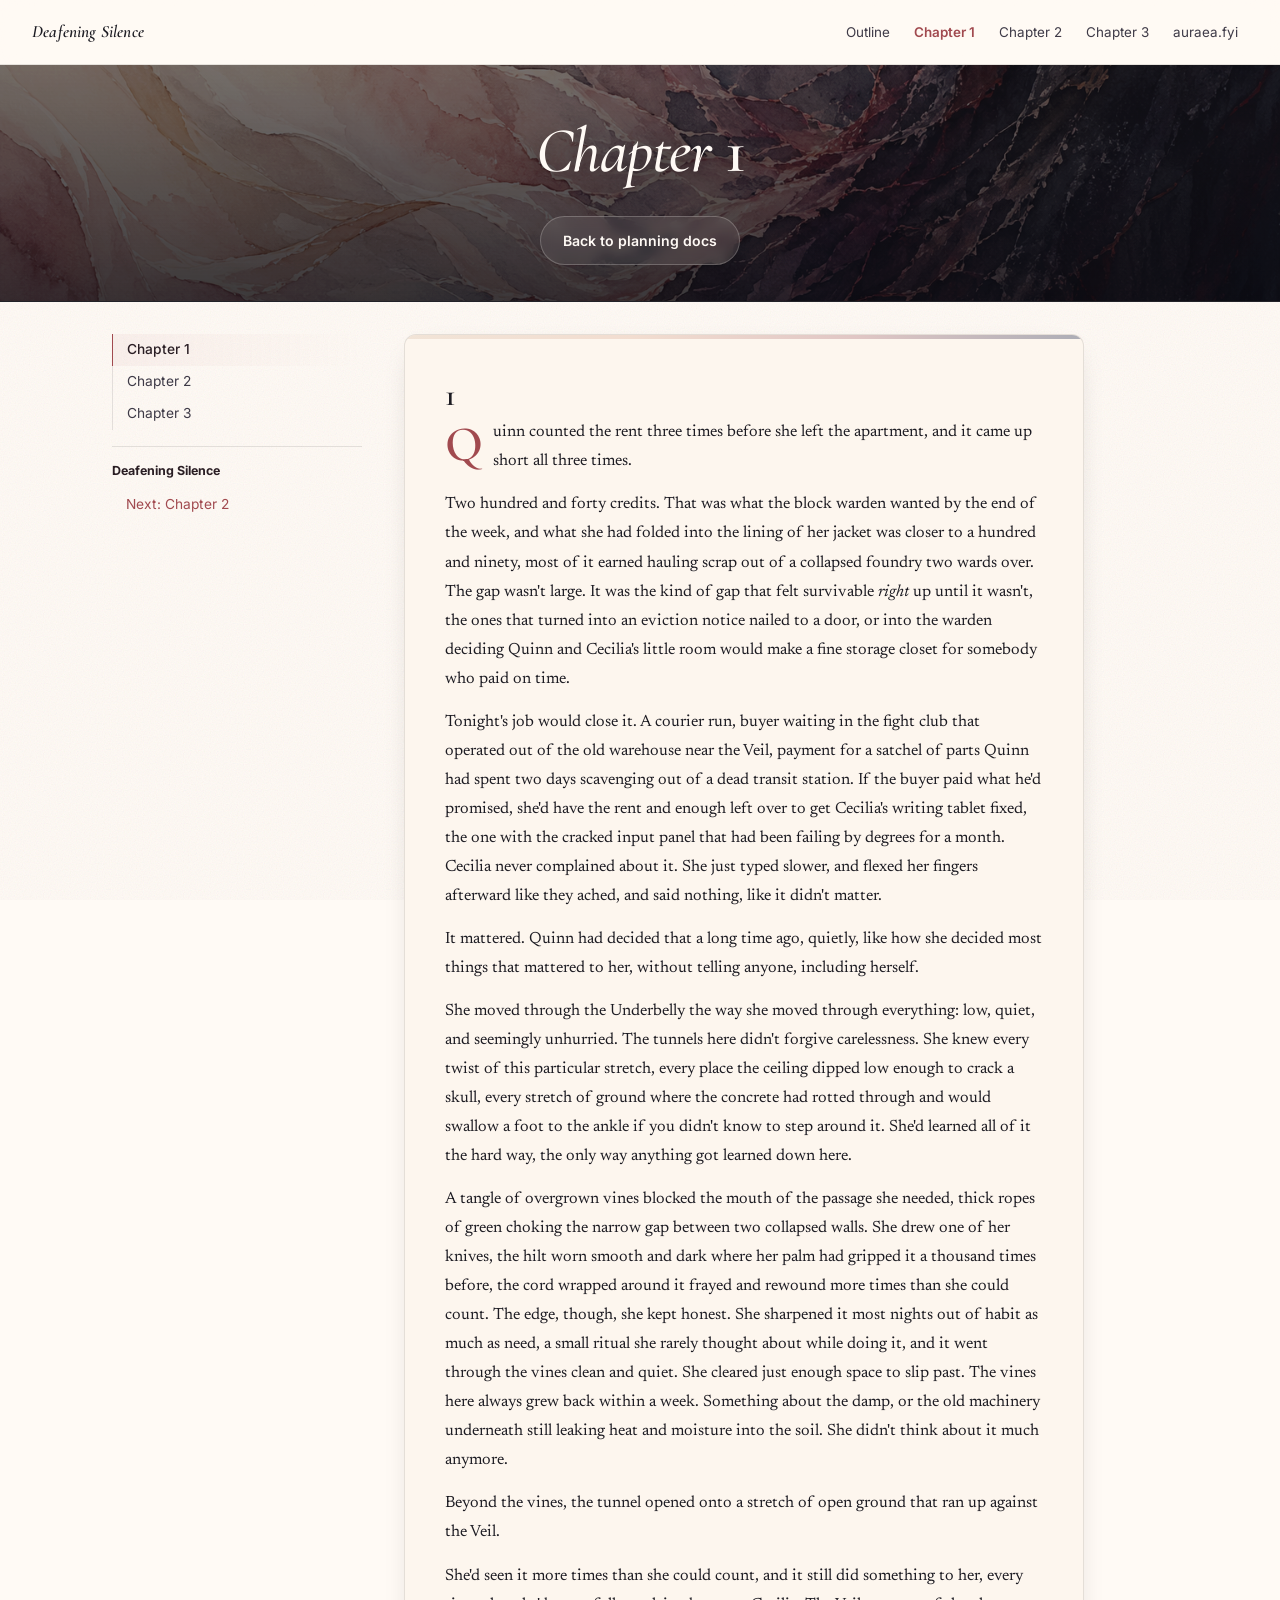
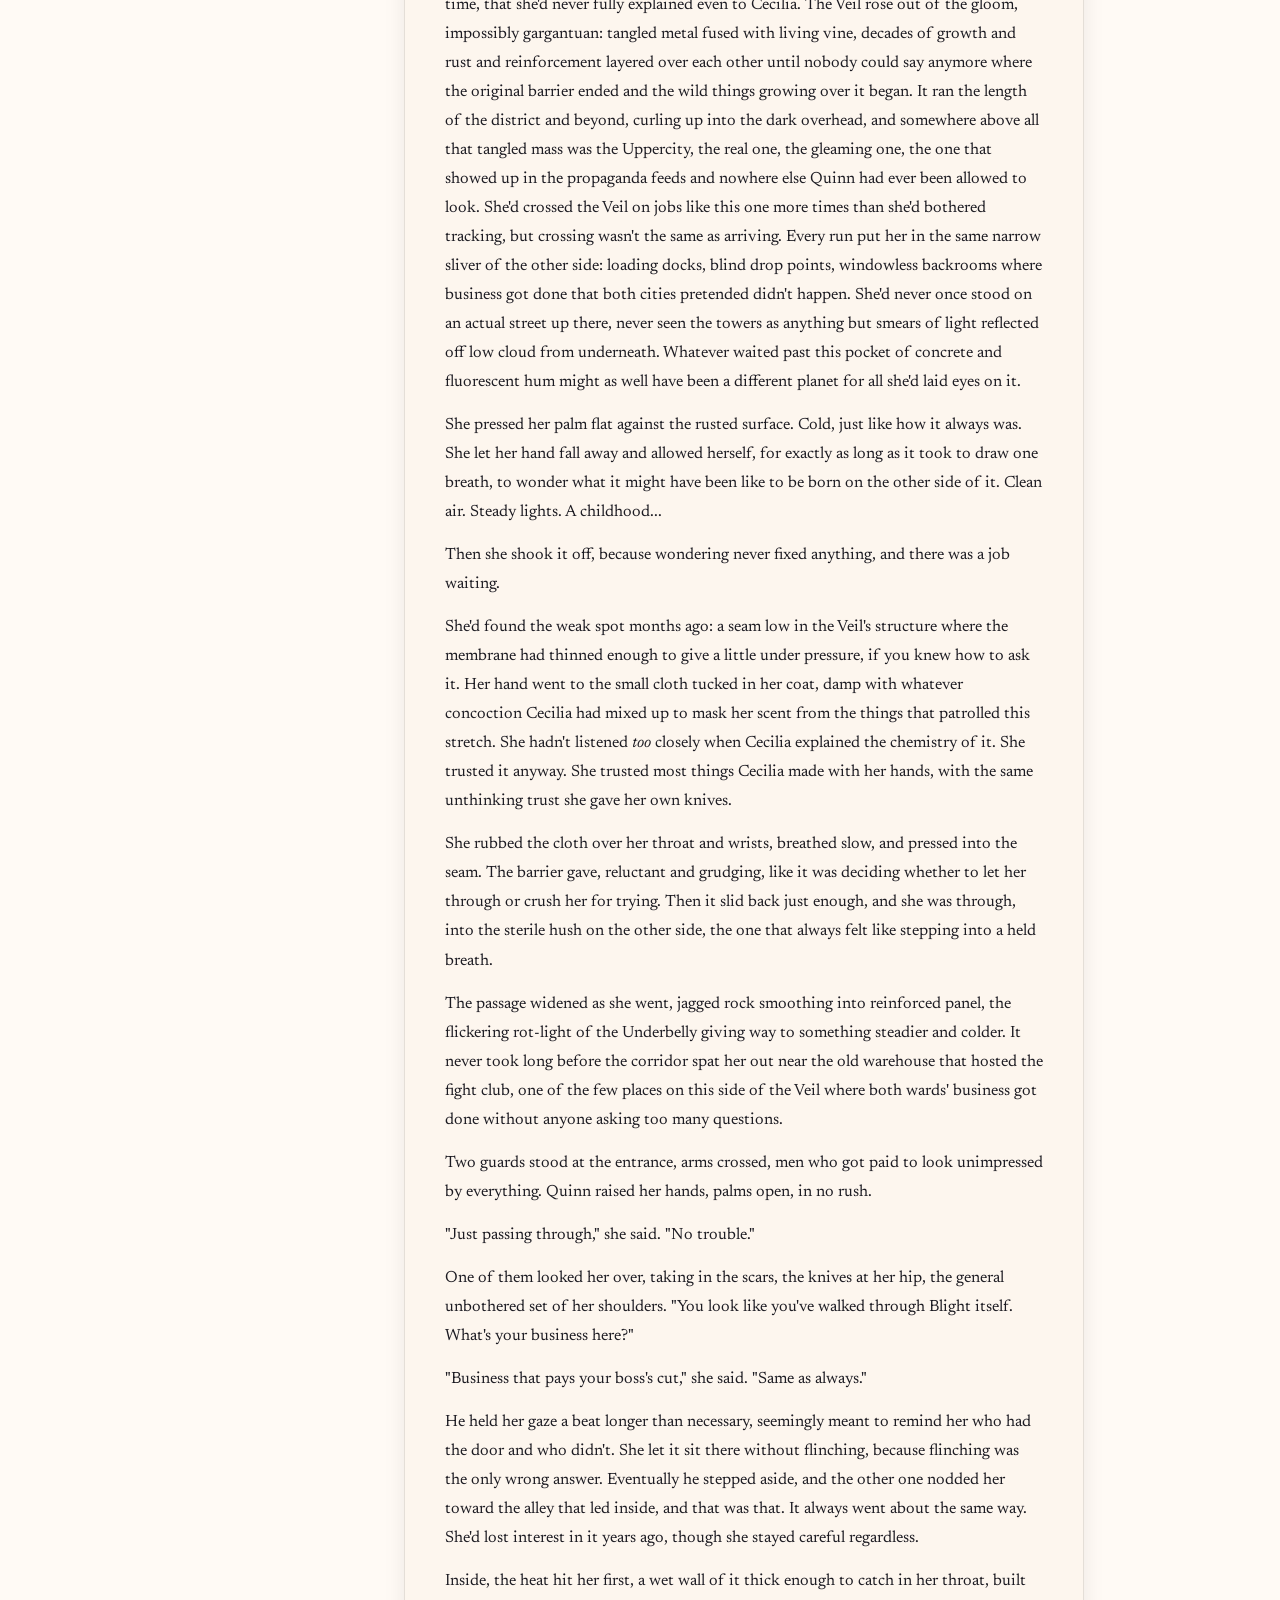
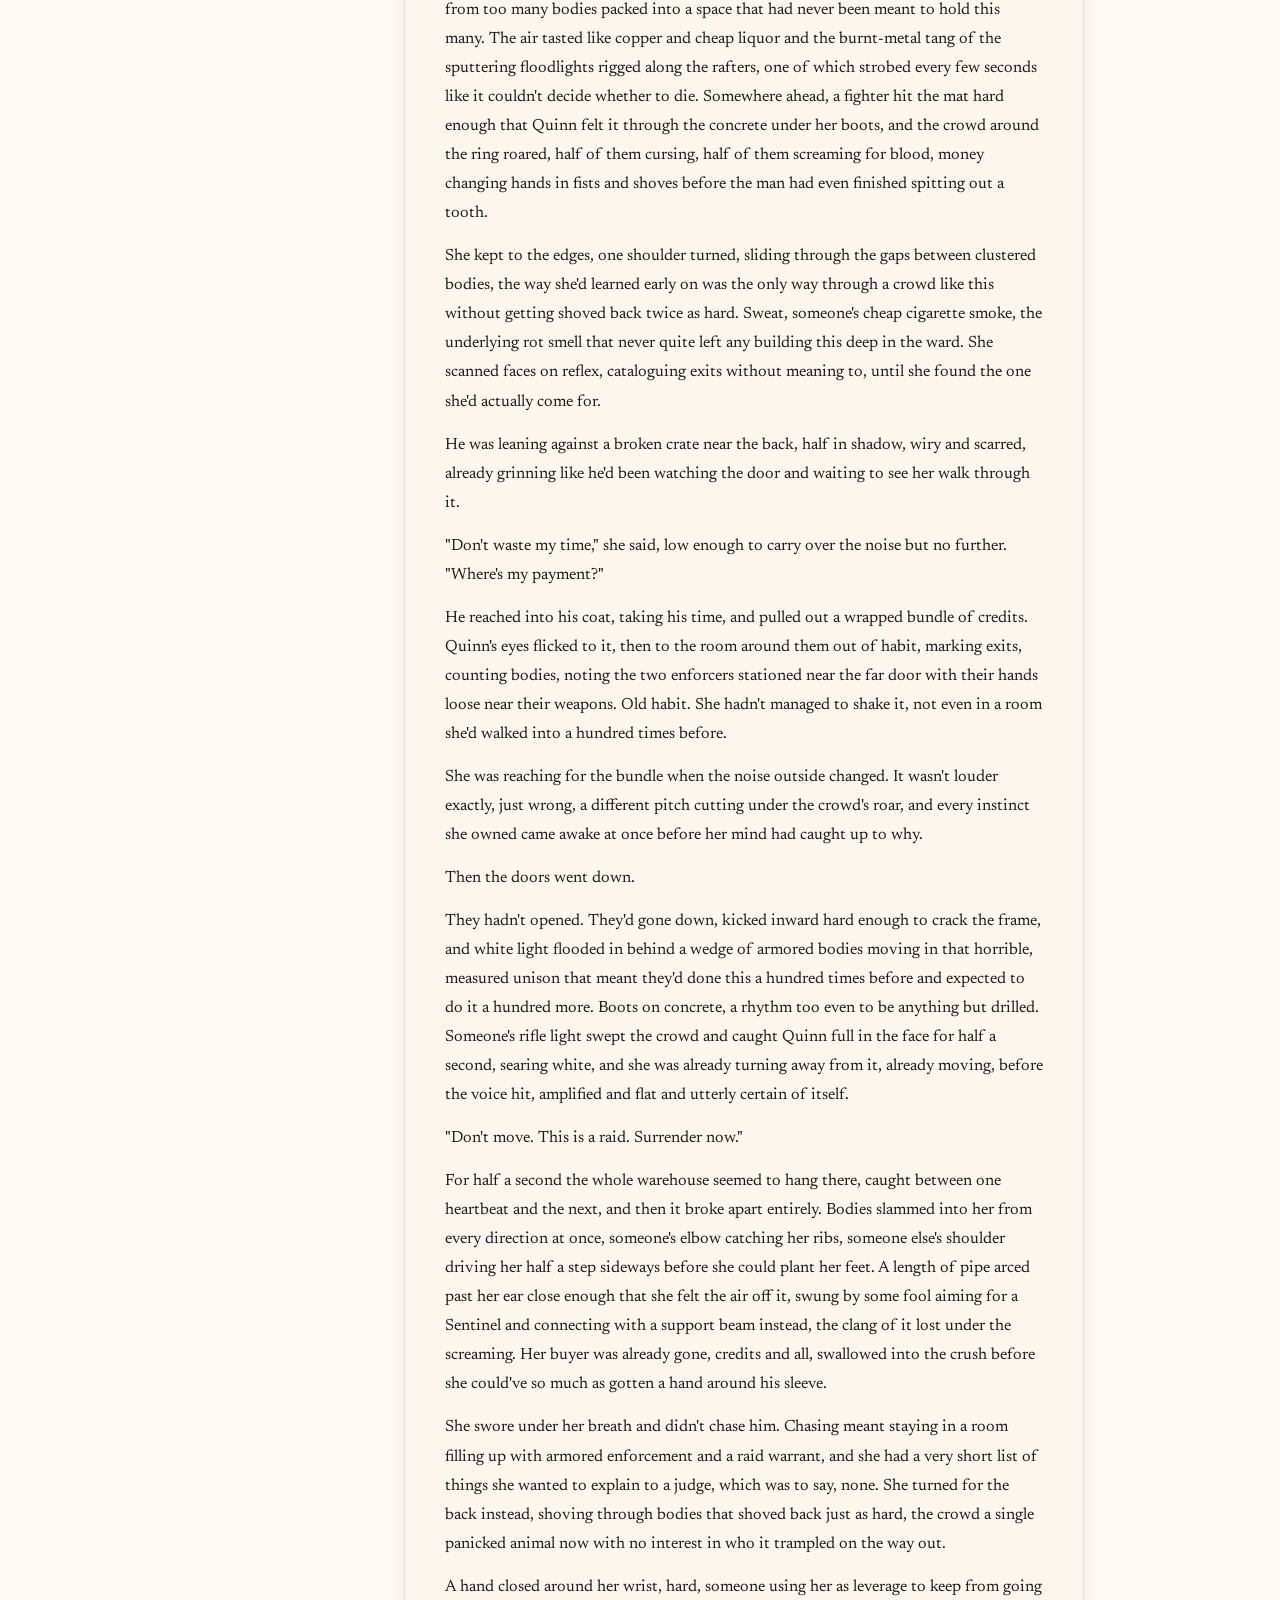
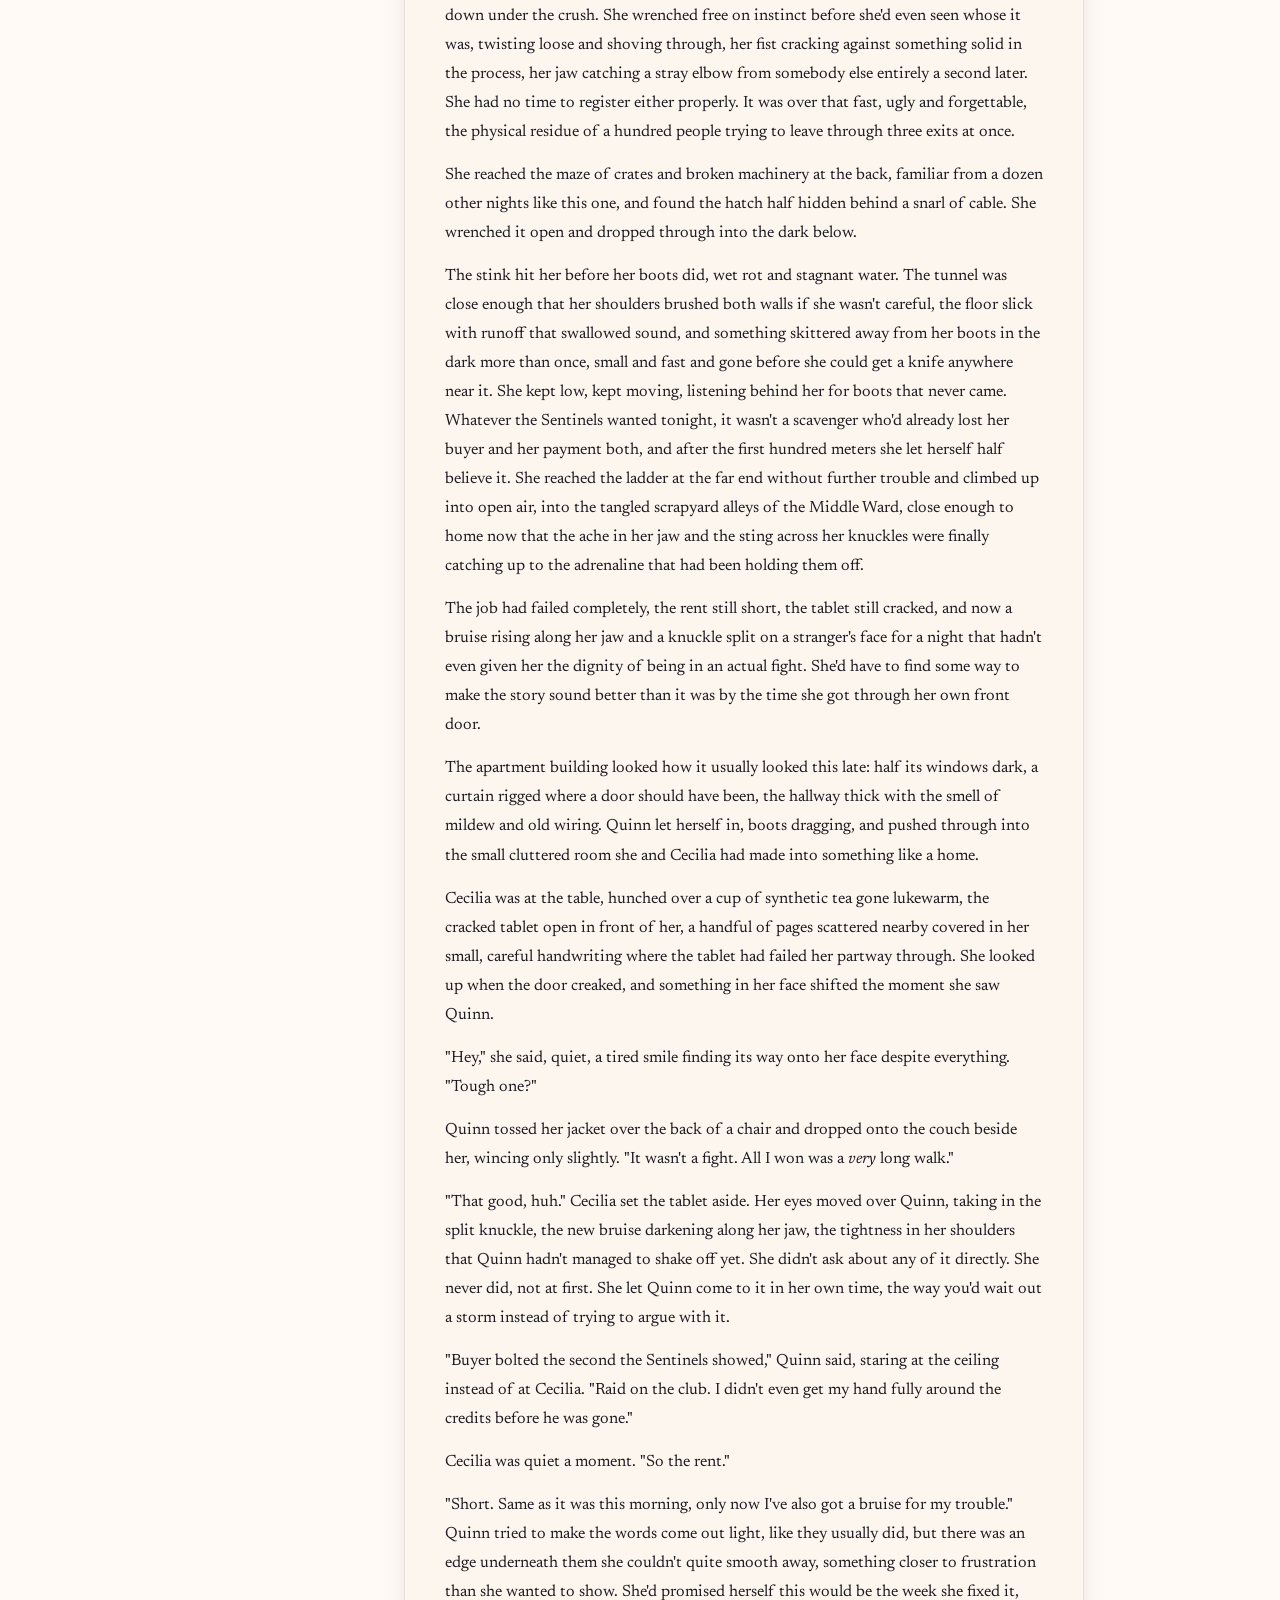
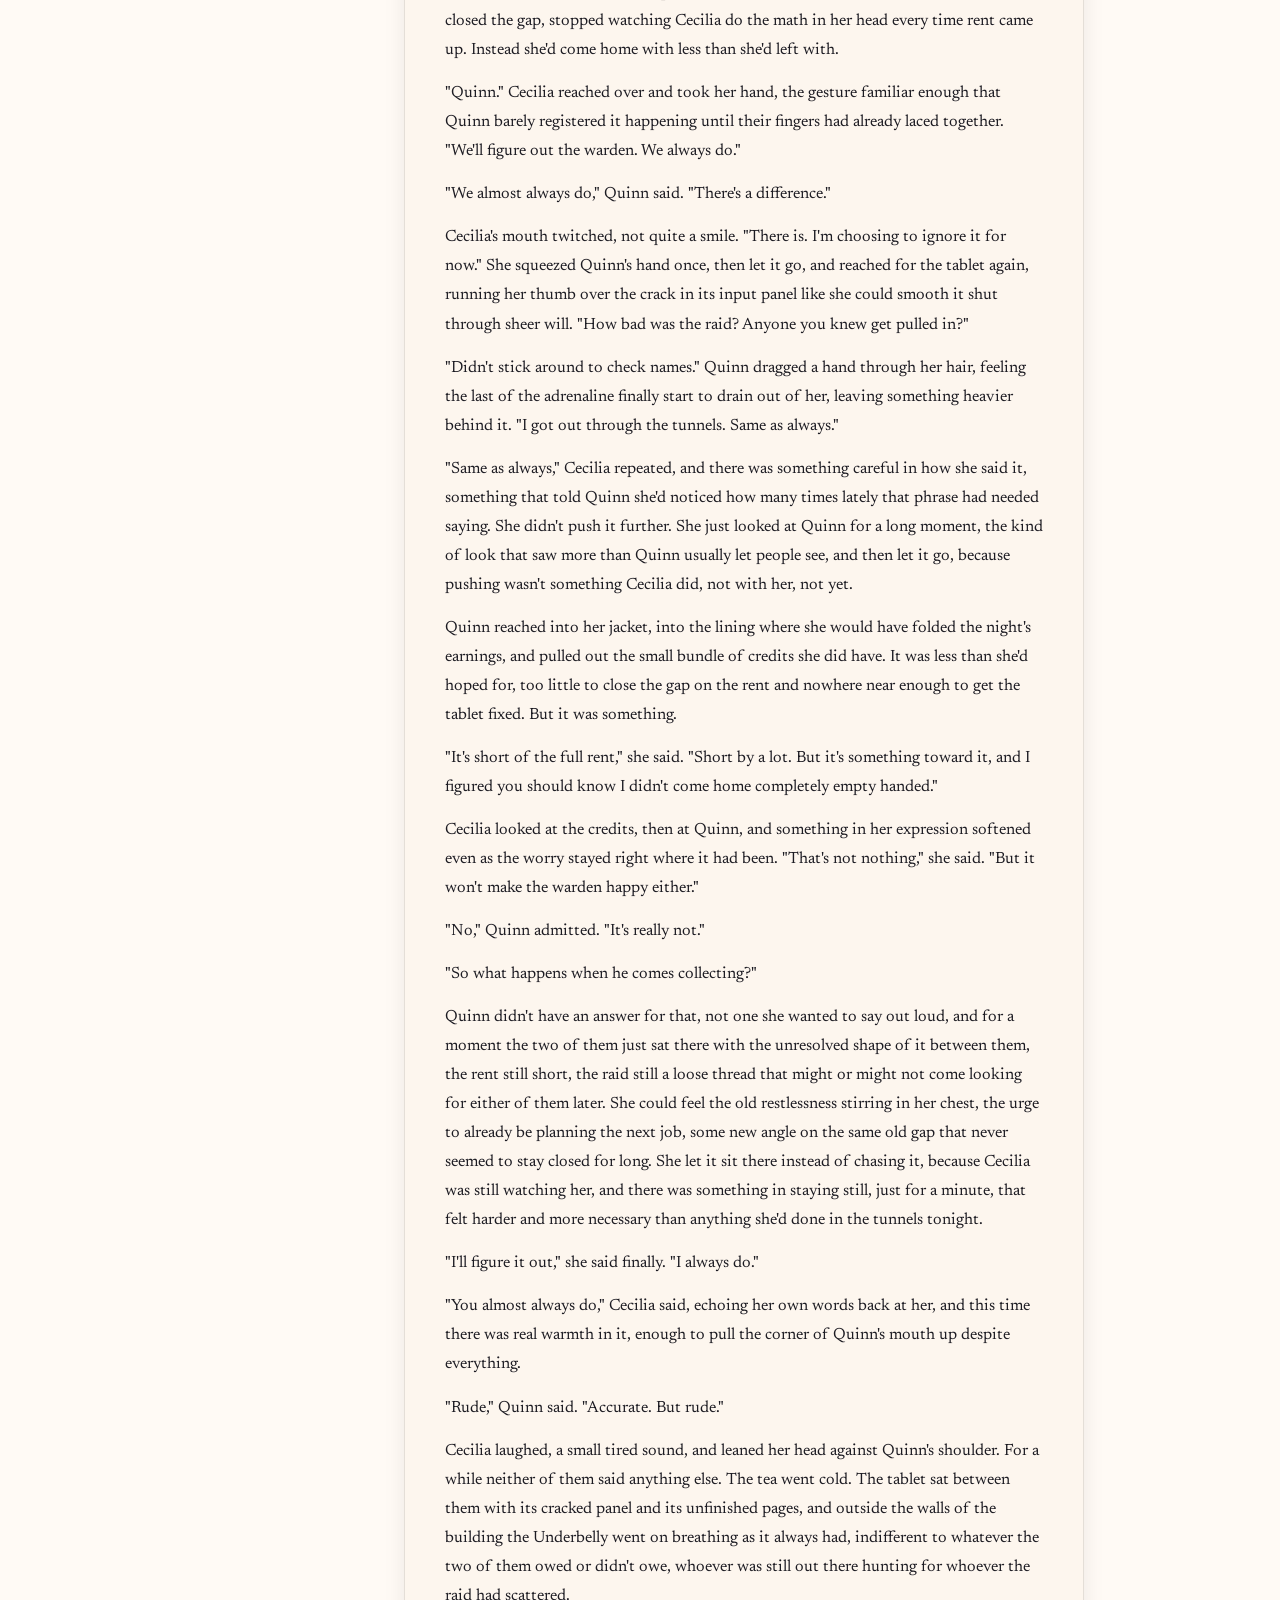
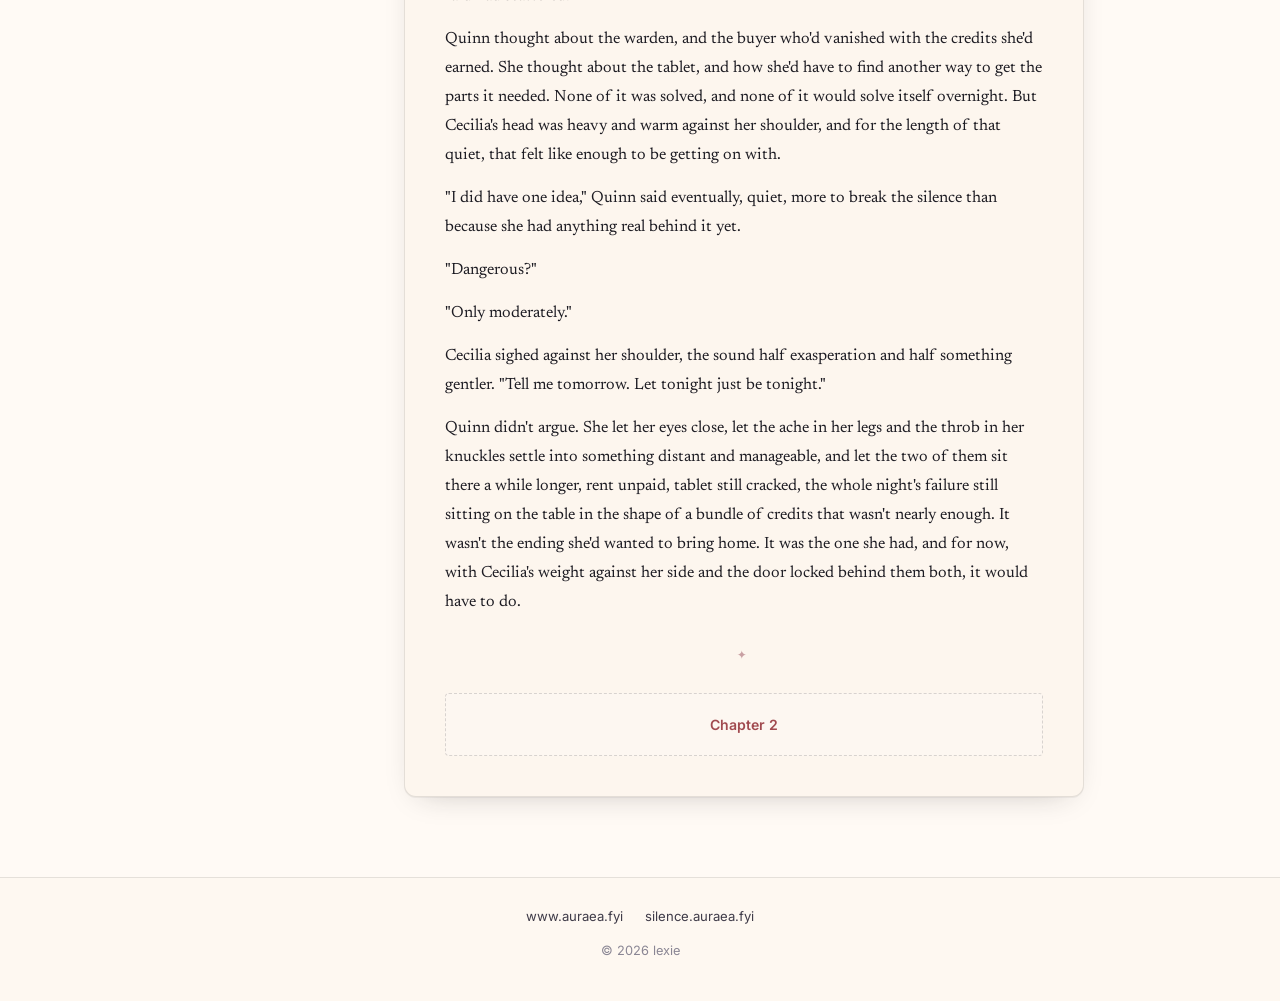
<file: 1/index.html>
<!doctype html>
<html lang="en">
<head>
<meta charset="utf-8">
<meta name="viewport" content="width=device-width, initial-scale=1">
<title>Chapter 1</title>
<link rel="canonical" href="https://silence.auraea.fyi/1/">
<link rel="preconnect" href="https://fonts.googleapis.com">
<link rel="preconnect" href="https://fonts.gstatic.com" crossorigin>
<link href="https://fonts.googleapis.com/css2?family=Cormorant+Garamond:ital,wght@0,400;0,500;0,600;1,400;1,500&family=Inter:wght@300;400;500;600&family=JetBrains+Mono:wght@400;500&family=Newsreader:ital,opsz,wght@0,6..72,400;0,6..72,500;1,6..72,400&display=swap" rel="stylesheet">
<link rel="stylesheet" href="../css/style.css">
<link rel="icon" type="image/svg+xml" href="../favicon.svg">
<link rel="alternate icon" type="image/png" href="../favicon.png">
<style>

.chapter-hero{
  position:relative; overflow:hidden; isolation:isolate;
  padding:56px 24px 36px;
  background:var(--hero-bg);
  color:var(--cream);
  text-align:center;
  border-bottom:1px solid rgba(255,255,255,0.08);
}
.chapter-hero::before{
  content:""; position:absolute; inset:0; z-index:-1;
  background:
    linear-gradient(180deg, rgba(26,22,28,0.55) 0%, rgba(15,15,22,0.78) 100%),
    url("../assets/fraying-silk.png");
  background-size:cover; background-position:50% 42%;
  filter:saturate(1.02) contrast(1.03);
  opacity:0.9;
}
body.is-blighted .chapter-hero::before{
  background:
    linear-gradient(180deg, rgba(26,22,28,0.55) 0%, rgba(15,15,22,0.78) 100%),
    url("../assets/blight.png");
  background-size:cover; background-position:50% 42%;
}
.chapter-hero-inner{ max-width:720px; margin:0 auto; }
.chapter-eyebrow{
  display:inline-flex; align-items:center; gap:10px;
  font-family:var(--font-mono); font-size:.68rem; letter-spacing:.18em; text-transform:uppercase;
  color:var(--blush); margin-bottom:14px;
}
.chapter-eyebrow::before, .chapter-eyebrow::after{ content:""; width:18px; height:1px; background:var(--blush); opacity:.6; }
.chapter-hero h1{
  font-family:var(--font-display); font-weight:500; font-style:italic;
  font-size:clamp(2.6rem, 6vw, 4rem); line-height:.95; margin:0 0 12px;
  letter-spacing:-.02em; text-shadow:0 2px 18px rgba(0,0,0,0.35);
}
.chapter-hero h1 span{ font-style:normal; font-weight:600; }
.chapter-meta{
  font-family:var(--font-mono); font-size:.70rem; letter-spacing:.08em; text-transform:uppercase;
  color:color-mix(in srgb, var(--cream) 72%, transparent);
  display:flex; flex-wrap:wrap; justify-content:center; gap:8px 16px;
}
.chapter-meta em{ font-style:normal; color:var(--paper-2); }
.chapter-actions{ margin-top:22px; display:flex; flex-wrap:wrap; justify-content:center; gap:10px; }
.prose .chapter-num{
  display:block; font-family:var(--font-mono); font-size:.68rem; letter-spacing:.16em; text-transform:uppercase;
  color:var(--rose-deep); margin-bottom:8px;
}
.prose .chapter-title{
  font-family:var(--font-display); font-size:2rem; font-weight:600; line-height:1.1;
  margin:0 0 6px; border:none; padding:0;
}
.prose .chapter-subtitle{
  font-family:var(--font-serif); font-style:italic; font-size:1.05rem; color:var(--plum-soft);
  margin:0 0 22px; line-height:1.5;
}
.prose .lead::first-letter{
  float:left; font-family:var(--font-display); font-size:3.1rem; line-height:.82;
  padding:6px 10px 0 0; color:var(--rose-deep); font-weight:600;
}
.prose .scene-break{
  text-align:center; margin:28px auto; color:var(--rose-muted);
  font-size:12px; letter-spacing:.35em;
}
.next-card{
  margin-top:28px; padding:18px 20px;
  border:1px dashed var(--line-strong); border-radius:var(--radius);
  background:color-mix(in srgb, var(--paper) 85%, white);
  text-align:center;
}
.next-card p{ font-family:var(--font-body) !important; font-size:.88rem !important; color:var(--ink-soft) !important; margin:0 !important; }
.next-card a{ color:var(--rose-deep); text-decoration:none; font-weight:600; }
.next-card a:hover{ text-decoration:underline; }
</style>
</head>
<body>
<div class="grain" aria-hidden="true"></div>

<header class="site-header">
  <a class="brand" href="../index.html" aria-label="Deafening Silence home">
    <span class="brand-name">Deafening Silence</span>
  </a>
  <button class="nav-toggle" aria-label="Toggle menu" aria-expanded="false">
    <span></span><span></span><span></span>
  </button>
  <nav class="site-nav" id="siteNav">
    <a class="nav-link" href="../index.html#outline">Outline</a>
    <a class="nav-link is-active" href="./">Chapter 1</a>
    <a class="nav-link" href="../2/">Chapter 2</a>
    <a class="nav-link" href="../3/">Chapter 3</a>
    <a class="nav-link" href="https://www.auraea.fyi" target="_blank" rel="noopener">auraea.fyi</a>
  </nav>
</header>

<section class="chapter-hero">
  <div class="chapter-hero-inner">
    <h1><em>Chapter <span>1</span></em></h1>
    <div class="chapter-meta">
    </div>
    <div class="chapter-actions">
      <a class="btn-ghost" href="../index.html#chapters">Back to planning docs</a>
    </div>
  </div>
</section>

<div class="wrap reader" id="read">
  <aside class="toc" aria-label="Chapter navigation">
    <ol>
      <li><a href="./" class="is-active">Chapter 1</a></li>
      <li><a href="../2/">Chapter 2</a></li>
      <li><a href="../3/">Chapter 3</a></li>
    </ol>
    <div class="toc-foot">
      <p style="margin:0 0 8px;"><strong style="color:var(--plum);">Deafening Silence</strong></p>
      <p style="margin:0;"><a href="../2/">Next: Chapter 2</a></p>
    </div>
  </aside>

  <article class="prose">
    <div class="paper-sheet">
      <h2 class="chapter-title">1</h2>

      <p class="lead">Quinn counted the rent three times before she left the apartment, and it came up short all three times.</p>

      <p>Two hundred and forty credits. That was what the block warden wanted by the end of the week, and what she had folded into the lining of her jacket was closer to a hundred and ninety, most of it earned hauling scrap out of a collapsed foundry two wards over. The gap wasn't large. It was the kind of gap that felt survivable <em>right</em> up until it wasn't, the ones that turned into an eviction notice nailed to a door, or into the warden deciding Quinn and Cecilia's little room would make a fine storage closet for somebody who paid on time.</p>

      <p>Tonight's job would close it. A courier run, buyer waiting in the fight club that operated out of the old warehouse near the Veil, payment for a satchel of parts Quinn had spent two days scavenging out of a dead transit station. If the buyer paid what he'd promised, she'd have the rent and enough left over to get Cecilia's writing tablet fixed, the one with the cracked input panel that had been failing by degrees for a month. Cecilia never complained about it. She just typed slower, and flexed her fingers afterward like they ached, and said nothing, like it didn't matter.</p>

      <p>It mattered. Quinn had decided that a long time ago, quietly, like how she decided most things that mattered to her, without telling anyone, including herself.</p>

      <p>She moved through the Underbelly the way she moved through everything: low, quiet, and seemingly unhurried. The tunnels here didn't forgive carelessness. She knew every twist of this particular stretch, every place the ceiling dipped low enough to crack a skull, every stretch of ground where the concrete had rotted through and would swallow a foot to the ankle if you didn't know to step around it. She'd learned all of it the hard way, the only way anything got learned down here.</p>

      <p>A tangle of overgrown vines blocked the mouth of the passage she needed, thick ropes of green choking the narrow gap between two collapsed walls. She drew one of her knives, the hilt worn smooth and dark where her palm had gripped it a thousand times before, the cord wrapped around it frayed and rewound more times than she could count. The edge, though, she kept honest. She sharpened it most nights out of habit as much as need, a small ritual she rarely thought about while doing it, and it went through the vines clean and quiet. She cleared just enough space to slip past. The vines here always grew back within a week. Something about the damp, or the old machinery underneath still leaking heat and moisture into the soil. She didn't think about it much anymore.</p>

      <p>Beyond the vines, the tunnel opened onto a stretch of open ground that ran up against the Veil.</p>

      <p>She'd seen it more times than she could count, and it still did something to her, every time, that she'd never fully explained even to Cecilia. The Veil rose out of the gloom, impossibly gargantuan: tangled metal fused with living vine, decades of growth and rust and reinforcement layered over each other until nobody could say anymore where the original barrier ended and the wild things growing over it began. It ran the length of the district and beyond, curling up into the dark overhead, and somewhere above all that tangled mass was the Uppercity, the real one, the gleaming one, the one that showed up in the propaganda feeds and nowhere else Quinn had ever been allowed to look. She'd crossed the Veil on jobs like this one more times than she'd bothered tracking, but crossing wasn't the same as arriving. Every run put her in the same narrow sliver of the other side: loading docks, blind drop points, windowless backrooms where business got done that both cities pretended didn't happen. She'd never once stood on an actual street up there, never seen the towers as anything but smears of light reflected off low cloud from underneath. Whatever waited past this pocket of concrete and fluorescent hum might as well have been a different planet for all she'd laid eyes on it.</p>

      <p>She pressed her palm flat against the rusted surface. Cold, just like how it always was. She let her hand fall away and allowed herself, for exactly as long as it took to draw one breath, to wonder what it might have been like to be born on the other side of it. Clean air. Steady lights. A childhood...</p>

      <p>Then she shook it off, because wondering never fixed anything, and there was a job waiting.</p>

      <p>She'd found the weak spot months ago: a seam low in the Veil's structure where the membrane had thinned enough to give a little under pressure, if you knew how to ask it. Her hand went to the small cloth tucked in her coat, damp with whatever concoction Cecilia had mixed up to mask her scent from the things that patrolled this stretch. She hadn't listened <em>too</em> closely when Cecilia explained the chemistry of it. She trusted it anyway. She trusted most things Cecilia made with her hands, with the same unthinking trust she gave her own knives.</p>

      <p>She rubbed the cloth over her throat and wrists, breathed slow, and pressed into the seam. The barrier gave, reluctant and grudging, like it was deciding whether to let her through or crush her for trying. Then it slid back just enough, and she was through, into the sterile hush on the other side, the one that always felt like stepping into a held breath.</p>

      <p>The passage widened as she went, jagged rock smoothing into reinforced panel, the flickering rot-light of the Underbelly giving way to something steadier and colder. It never took long before the corridor spat her out near the old warehouse that hosted the fight club, one of the few places on this side of the Veil where both wards' business got done without anyone asking too many questions.</p>

      <p>Two guards stood at the entrance, arms crossed, men who got paid to look unimpressed by everything. Quinn raised her hands, palms open, in no rush.</p>

      <p>"Just passing through," she said. "No trouble."</p>

      <p>One of them looked her over, taking in the scars, the knives at her hip, the general unbothered set of her shoulders. "You look like you've walked through Blight itself. What's your business here?"</p>

      <p>"Business that pays your boss's cut," she said. "Same as always."</p>

      <p>He held her gaze a beat longer than necessary, seemingly meant to remind her who had the door and who didn't. She let it sit there without flinching, because flinching was the only wrong answer. Eventually he stepped aside, and the other one nodded her toward the alley that led inside, and that was that. It always went about the same way. She'd lost interest in it years ago, though she stayed careful regardless.</p>

      <p>Inside, the heat hit her first, a wet wall of it thick enough to catch in her throat, built from too many bodies packed into a space that had never been meant to hold this many. The air tasted like copper and cheap liquor and the burnt-metal tang of the sputtering floodlights rigged along the rafters, one of which strobed every few seconds like it couldn't decide whether to die. Somewhere ahead, a fighter hit the mat hard enough that Quinn felt it through the concrete under her boots, and the crowd around the ring roared, half of them cursing, half of them screaming for blood, money changing hands in fists and shoves before the man had even finished spitting out a tooth.</p>

      <p>She kept to the edges, one shoulder turned, sliding through the gaps between clustered bodies, the way she'd learned early on was the only way through a crowd like this without getting shoved back twice as hard. Sweat, someone's cheap cigarette smoke, the underlying rot smell that never quite left any building this deep in the ward. She scanned faces on reflex, cataloguing exits without meaning to, until she found the one she'd actually come for.</p>

      <p>He was leaning against a broken crate near the back, half in shadow, wiry and scarred, already grinning like he'd been watching the door and waiting to see her walk through it.</p>

      <p>"Don't waste my time," she said, low enough to carry over the noise but no further. "Where's my payment?"</p>

      <p>He reached into his coat, taking his time, and pulled out a wrapped bundle of credits. Quinn's eyes flicked to it, then to the room around them out of habit, marking exits, counting bodies, noting the two enforcers stationed near the far door with their hands loose near their weapons. Old habit. She hadn't managed to shake it, not even in a room she'd walked into a hundred times before.</p>

      <p>She was reaching for the bundle when the noise outside changed. It wasn't louder exactly, just wrong, a different pitch cutting under the crowd's roar, and every instinct she owned came awake at once before her mind had caught up to why.</p>

      <p>Then the doors went down.</p>

      <p>They hadn't opened. They'd gone down, kicked inward hard enough to crack the frame, and white light flooded in behind a wedge of armored bodies moving in that horrible, measured unison that meant they'd done this a hundred times before and expected to do it a hundred more. Boots on concrete, a rhythm too even to be anything but drilled. Someone's rifle light swept the crowd and caught Quinn full in the face for half a second, searing white, and she was already turning away from it, already moving, before the voice hit, amplified and flat and utterly certain of itself.</p>

      <p>"Don't move. This is a raid. Surrender now."</p>

      <p>For half a second the whole warehouse seemed to hang there, caught between one heartbeat and the next, and then it broke apart entirely. Bodies slammed into her from every direction at once, someone's elbow catching her ribs, someone else's shoulder driving her half a step sideways before she could plant her feet. A length of pipe arced past her ear close enough that she felt the air off it, swung by some fool aiming for a Sentinel and connecting with a support beam instead, the clang of it lost under the screaming. Her buyer was already gone, credits and all, swallowed into the crush before she could've so much as gotten a hand around his sleeve.</p>

      <p>She swore under her breath and didn't chase him. Chasing meant staying in a room filling up with armored enforcement and a raid warrant, and she had a very short list of things she wanted to explain to a judge, which was to say, none. She turned for the back instead, shoving through bodies that shoved back just as hard, the crowd a single panicked animal now with no interest in who it trampled on the way out.</p>

      <p>A hand closed around her wrist, hard, someone using her as leverage to keep from going down under the crush. She wrenched free on instinct before she'd even seen whose it was, twisting loose and shoving through, her fist cracking against something solid in the process, her jaw catching a stray elbow from somebody else entirely a second later. She had no time to register either properly. It was over that fast, ugly and forgettable, the physical residue of a hundred people trying to leave through three exits at once.</p>

      <p>She reached the maze of crates and broken machinery at the back, familiar from a dozen other nights like this one, and found the hatch half hidden behind a snarl of cable. She wrenched it open and dropped through into the dark below.</p>

      <p>The stink hit her before her boots did, wet rot and stagnant water. The tunnel was close enough that her shoulders brushed both walls if she wasn't careful, the floor slick with runoff that swallowed sound, and something skittered away from her boots in the dark more than once, small and fast and gone before she could get a knife anywhere near it. She kept low, kept moving, listening behind her for boots that never came. Whatever the Sentinels wanted tonight, it wasn't a scavenger who'd already lost her buyer and her payment both, and after the first hundred meters she let herself half believe it. She reached the ladder at the far end without further trouble and climbed up into open air, into the tangled scrapyard alleys of the Middle Ward, close enough to home now that the ache in her jaw and the sting across her knuckles were finally catching up to the adrenaline that had been holding them off.</p>

      <p>The job had failed completely, the rent still short, the tablet still cracked, and now a bruise rising along her jaw and a knuckle split on a stranger's face for a night that hadn't even given her the dignity of being in an actual fight. She'd have to find some way to make the story sound better than it was by the time she got through her own front door.</p>

      <p>The apartment building looked how it usually looked this late: half its windows dark, a curtain rigged where a door should have been, the hallway thick with the smell of mildew and old wiring. Quinn let herself in, boots dragging, and pushed through into the small cluttered room she and Cecilia had made into something like a home.</p>

      <p>Cecilia was at the table, hunched over a cup of synthetic tea gone lukewarm, the cracked tablet open in front of her, a handful of pages scattered nearby covered in her small, careful handwriting where the tablet had failed her partway through. She looked up when the door creaked, and something in her face shifted the moment she saw Quinn.</p>

      <p>"Hey," she said, quiet, a tired smile finding its way onto her face despite everything. "Tough one?"</p>

      <p>Quinn tossed her jacket over the back of a chair and dropped onto the couch beside her, wincing only slightly. "It wasn't a fight. All I won was a <em>very</em> long walk."</p>

      <p>"That good, huh." Cecilia set the tablet aside. Her eyes moved over Quinn, taking in the split knuckle, the new bruise darkening along her jaw, the tightness in her shoulders that Quinn hadn't managed to shake off yet. She didn't ask about any of it directly. She never did, not at first. She let Quinn come to it in her own time, the way you'd wait out a storm instead of trying to argue with it.</p>

      <p>"Buyer bolted the second the Sentinels showed," Quinn said, staring at the ceiling instead of at Cecilia. "Raid on the club. I didn't even get my hand fully around the credits before he was gone."</p>

      <p>Cecilia was quiet a moment. "So the rent."</p>

      <p>"Short. Same as it was this morning, only now I've also got a bruise for my trouble." Quinn tried to make the words come out light, like they usually did, but there was an edge underneath them she couldn't quite smooth away, something closer to frustration than she wanted to show. She'd promised herself this would be the week she fixed it, closed the gap, stopped watching Cecilia do the math in her head every time rent came up. Instead she'd come home with less than she'd left with.</p>

      <p>"Quinn." Cecilia reached over and took her hand, the gesture familiar enough that Quinn barely registered it happening until their fingers had already laced together. "We'll figure out the warden. We always do."</p>

      <p>"We almost always do," Quinn said. "There's a difference."</p>

      <p>Cecilia's mouth twitched, not quite a smile. "There is. I'm choosing to ignore it for now." She squeezed Quinn's hand once, then let it go, and reached for the tablet again, running her thumb over the crack in its input panel like she could smooth it shut through sheer will. "How bad was the raid? Anyone you knew get pulled in?"</p>

      <p>"Didn't stick around to check names." Quinn dragged a hand through her hair, feeling the last of the adrenaline finally start to drain out of her, leaving something heavier behind it. "I got out through the tunnels. Same as always."</p>

      <p>"Same as always," Cecilia repeated, and there was something careful in how she said it, something that told Quinn she'd noticed how many times lately that phrase had needed saying. She didn't push it further. She just looked at Quinn for a long moment, the kind of look that saw more than Quinn usually let people see, and then let it go, because pushing wasn't something Cecilia did, not with her, not yet.</p>

      <p>Quinn reached into her jacket, into the lining where she would have folded the night's earnings, and pulled out the small bundle of credits she did have. It was less than she'd hoped for, too little to close the gap on the rent and nowhere near enough to get the tablet fixed. But it was something.</p>

      <p>"It's short of the full rent," she said. "Short by a lot. But it's something toward it, and I figured you should know I didn't come home completely empty handed."</p>

      <p>Cecilia looked at the credits, then at Quinn, and something in her expression softened even as the worry stayed right where it had been. "That's not nothing," she said. "But it won't make the warden happy either."</p>

      <p>"No," Quinn admitted. "It's really not."</p>

      <p>"So what happens when he comes collecting?"</p>

      <p>Quinn didn't have an answer for that, not one she wanted to say out loud, and for a moment the two of them just sat there with the unresolved shape of it between them, the rent still short, the raid still a loose thread that might or might not come looking for either of them later. She could feel the old restlessness stirring in her chest, the urge to already be planning the next job, some new angle on the same old gap that never seemed to stay closed for long. She let it sit there instead of chasing it, because Cecilia was still watching her, and there was something in staying still, just for a minute, that felt harder and more necessary than anything she'd done in the tunnels tonight.</p>

      <p>"I'll figure it out," she said finally. "I always do."</p>

      <p>"You almost always do," Cecilia said, echoing her own words back at her, and this time there was real warmth in it, enough to pull the corner of Quinn's mouth up despite everything.</p>

      <p>"Rude," Quinn said. "Accurate. But rude."</p>

      <p>Cecilia laughed, a small tired sound, and leaned her head against Quinn's shoulder. For a while neither of them said anything else. The tea went cold. The tablet sat between them with its cracked panel and its unfinished pages, and outside the walls of the building the Underbelly went on breathing as it always had, indifferent to whatever the two of them owed or didn't owe, whoever was still out there hunting for whoever the raid had scattered.</p>

      <p>Quinn thought about the warden, and the buyer who'd vanished with the credits she'd earned. She thought about the tablet, and how she'd have to find another way to get the parts it needed. None of it was solved, and none of it would solve itself overnight. But Cecilia's head was heavy and warm against her shoulder, and for the length of that quiet, that felt like enough to be getting on with.</p>

      <p>"I did have one idea," Quinn said eventually, quiet, more to break the silence than because she had anything real behind it yet.</p>

      <p>"Dangerous?"</p>

      <p>"Only moderately."</p>

      <p>Cecilia sighed against her shoulder, the sound half exasperation and half something gentler. "Tell me tomorrow. Let tonight just be tonight."</p>

      <p>Quinn didn't argue. She let her eyes close, let the ache in her legs and the throb in her knuckles settle into something distant and manageable, and let the two of them sit there a while longer, rent unpaid, tablet still cracked, the whole night's failure still sitting on the table in the shape of a bundle of credits that wasn't nearly enough. It wasn't the ending she'd wanted to bring home. It was the one she had, and for now, with Cecilia's weight against her side and the door locked behind them both, it would have to do.</p>

      <div class="scene-break" aria-hidden="true">&nbsp; ✦ &nbsp;</div>

      <div class="next-card" id="continue">
        <p><a href="../2/">Chapter 2</a></p>
      </div>

    </div>
  </article>
</div>

<footer class="site-footer">
  <div class="footer-links">
    <a href="https://www.auraea.fyi">www.auraea.fyi</a>
    <a href="https://silence.auraea.fyi">silence.auraea.fyi</a>
    </div>
  <div>© <span id="year"></span> lexie</div>
</footer>

<button class="to-top" id="toTop" aria-label="Back to top">
  <svg viewBox="0 0 24 24" fill="none" stroke="currentColor" stroke-width="2" width="16" height="16"><path d="M18 15l-6-6-6 6"/></svg>
</button>

<script src="../js/render.js"></script>
</body>
</html>
</file>
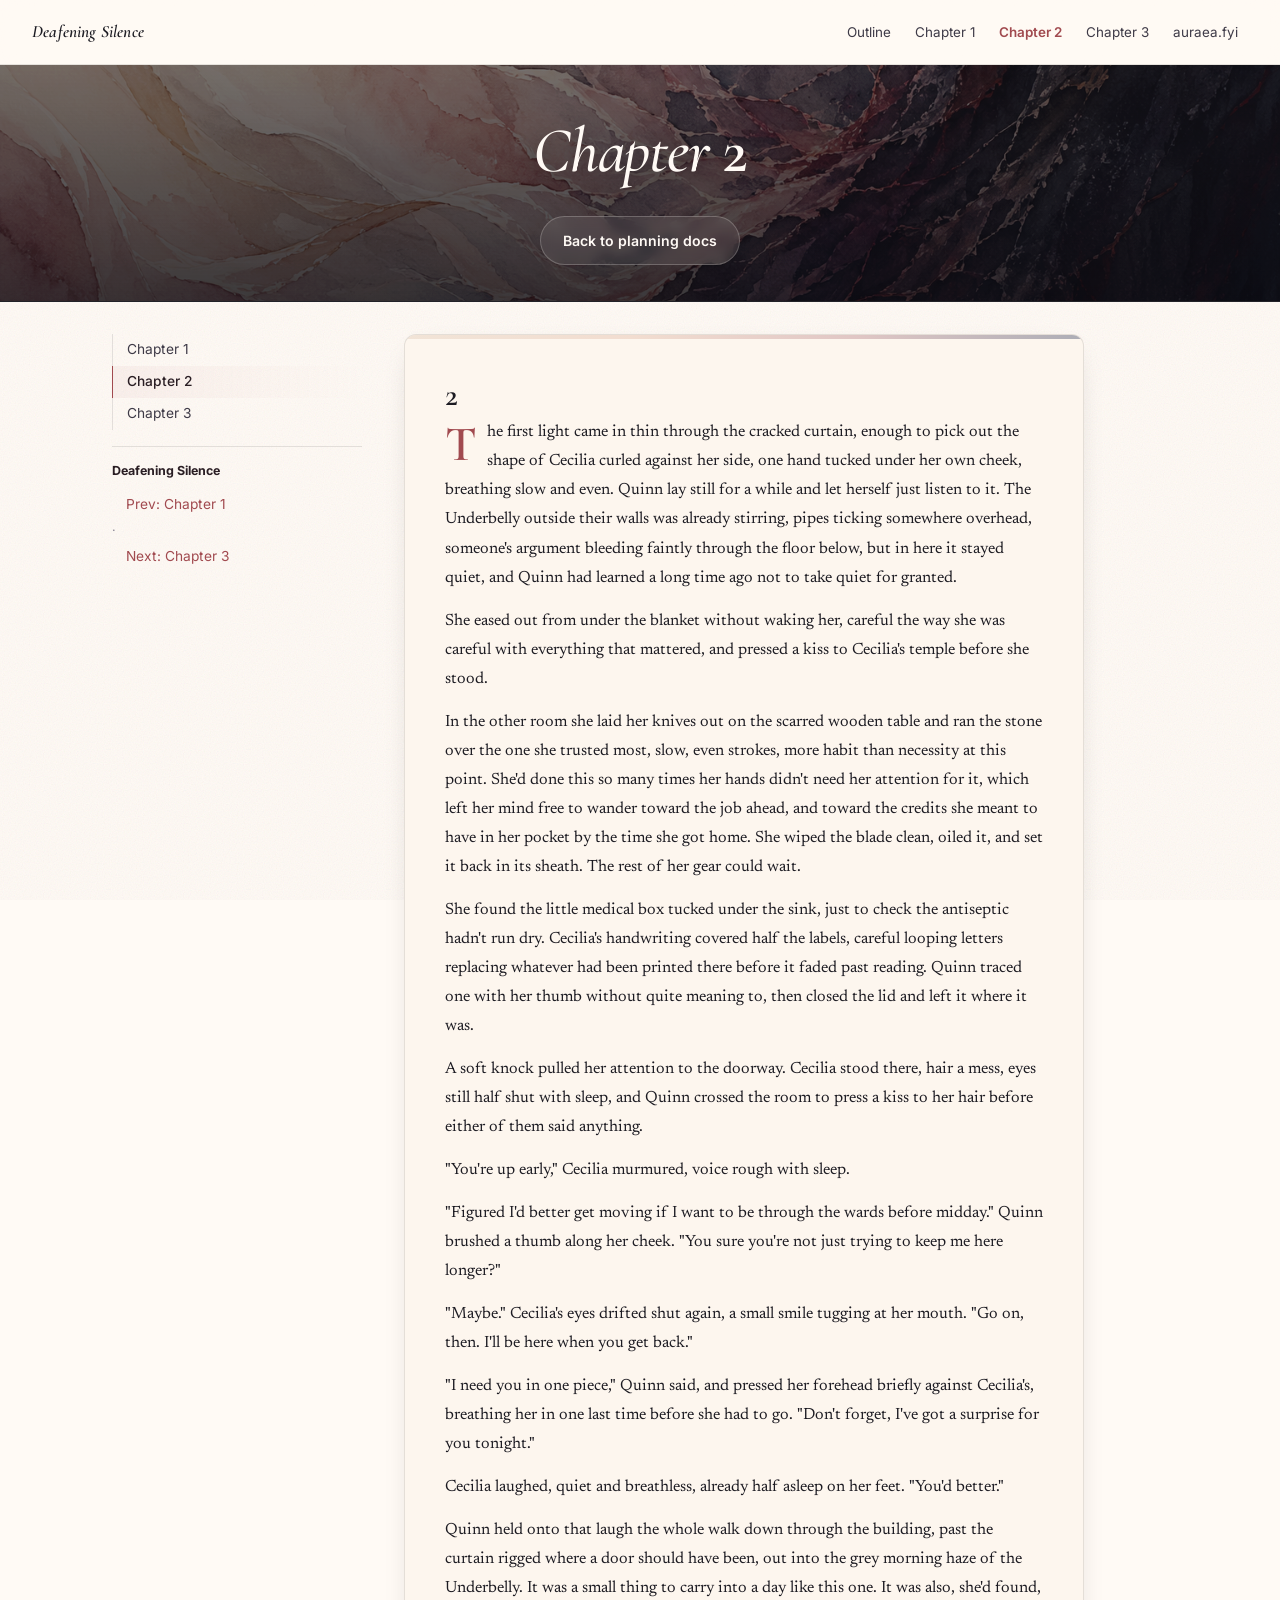
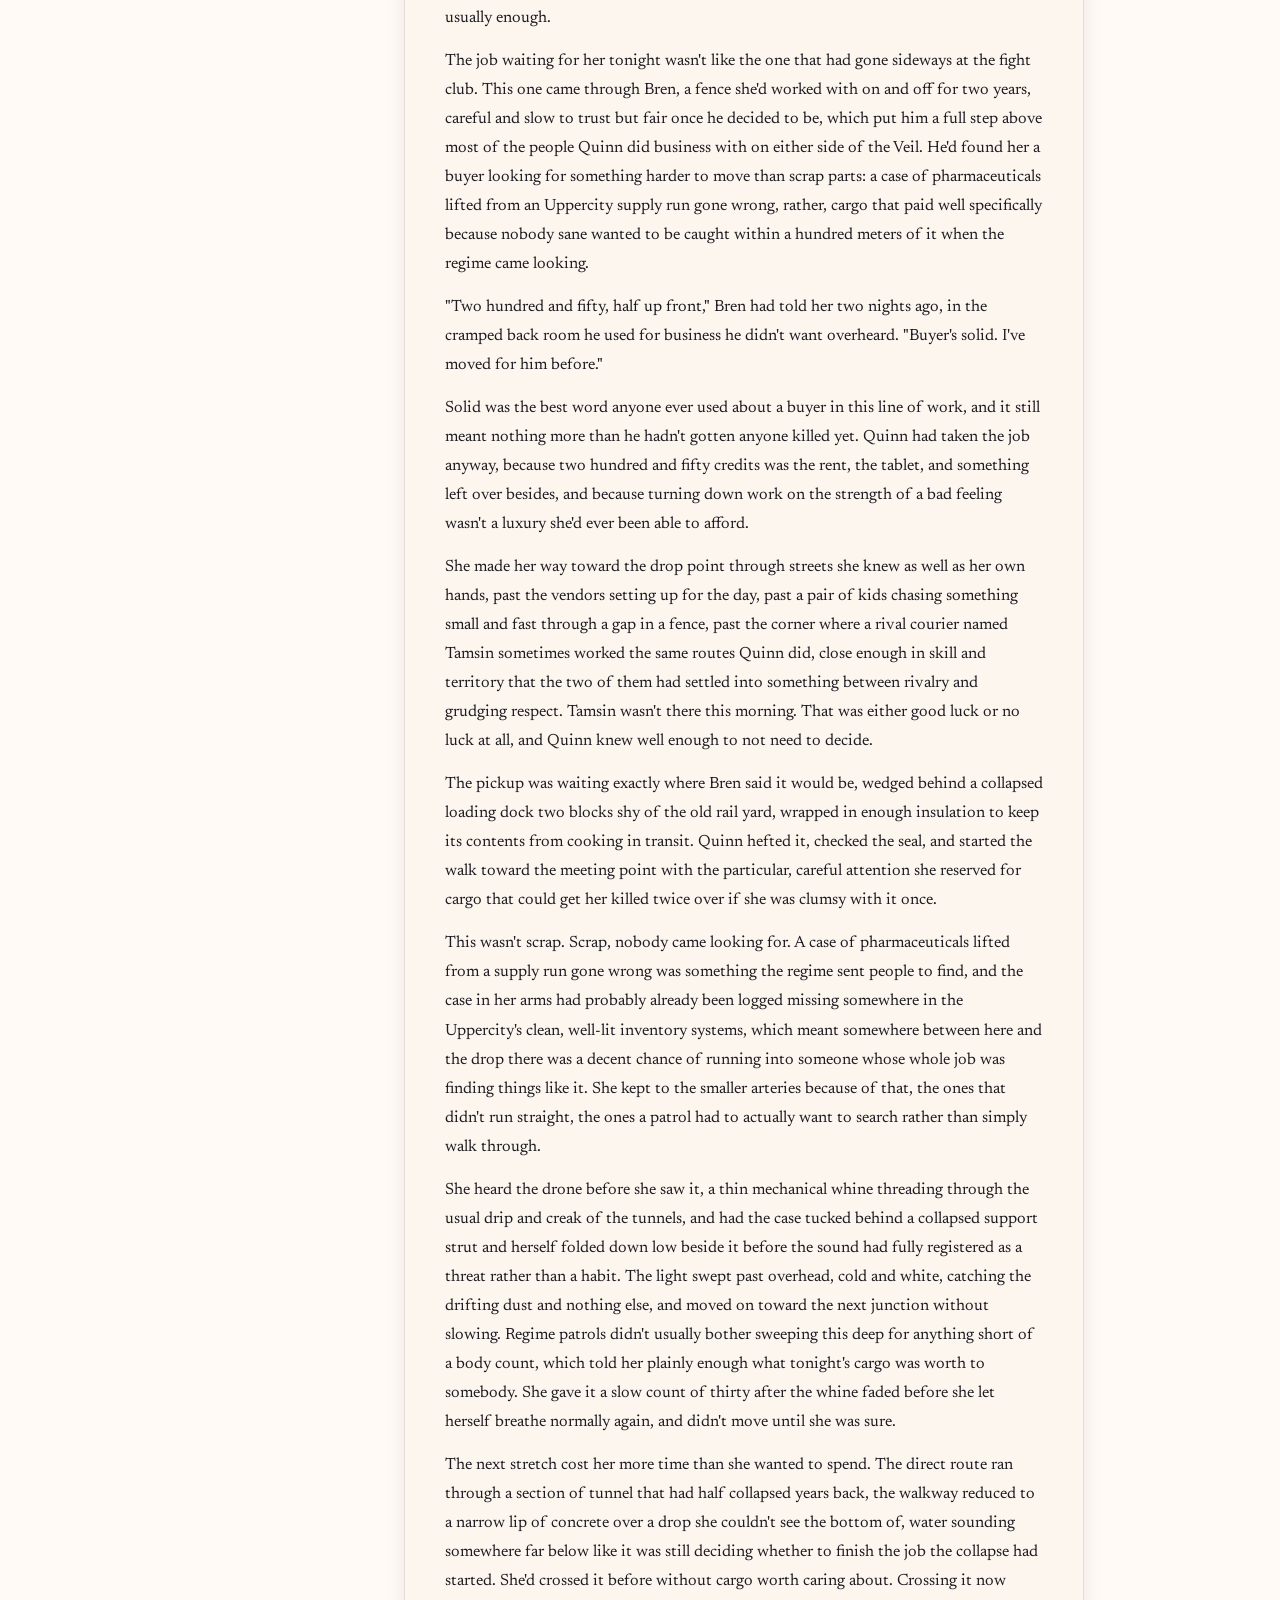
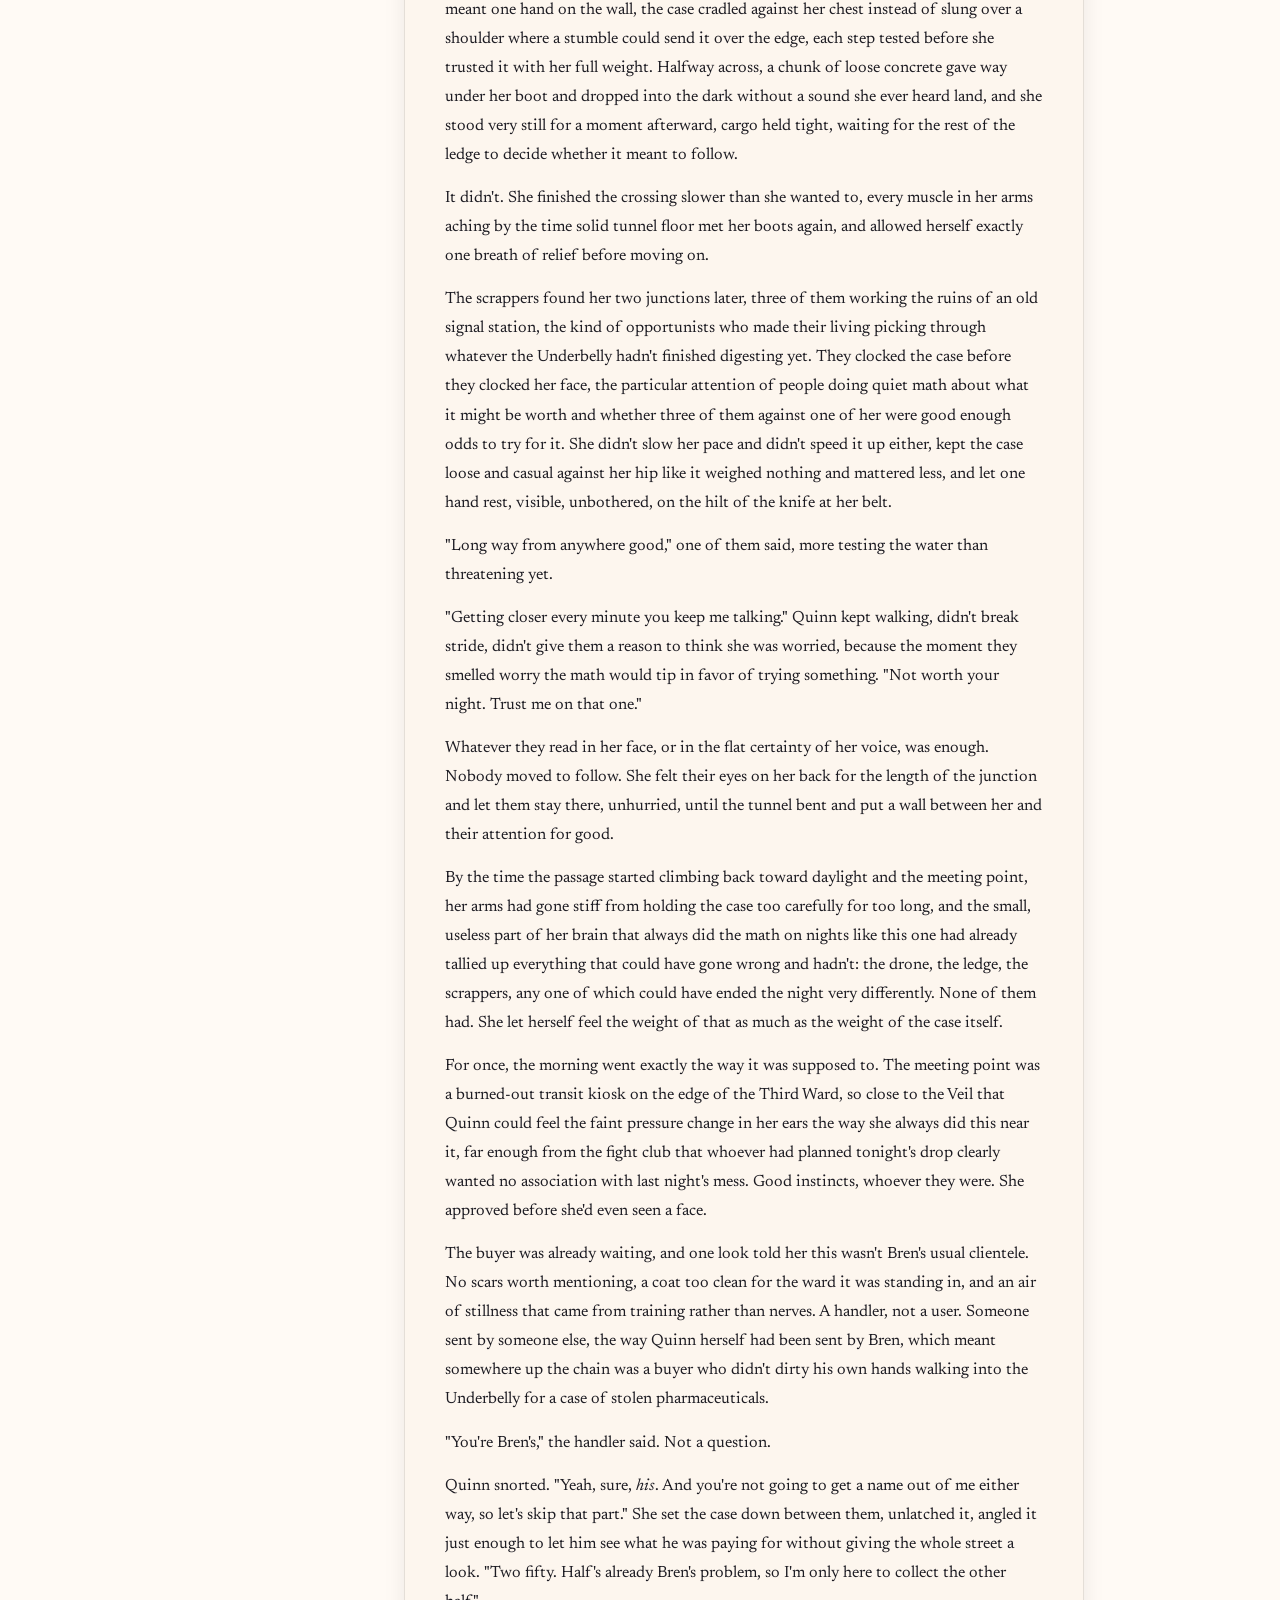
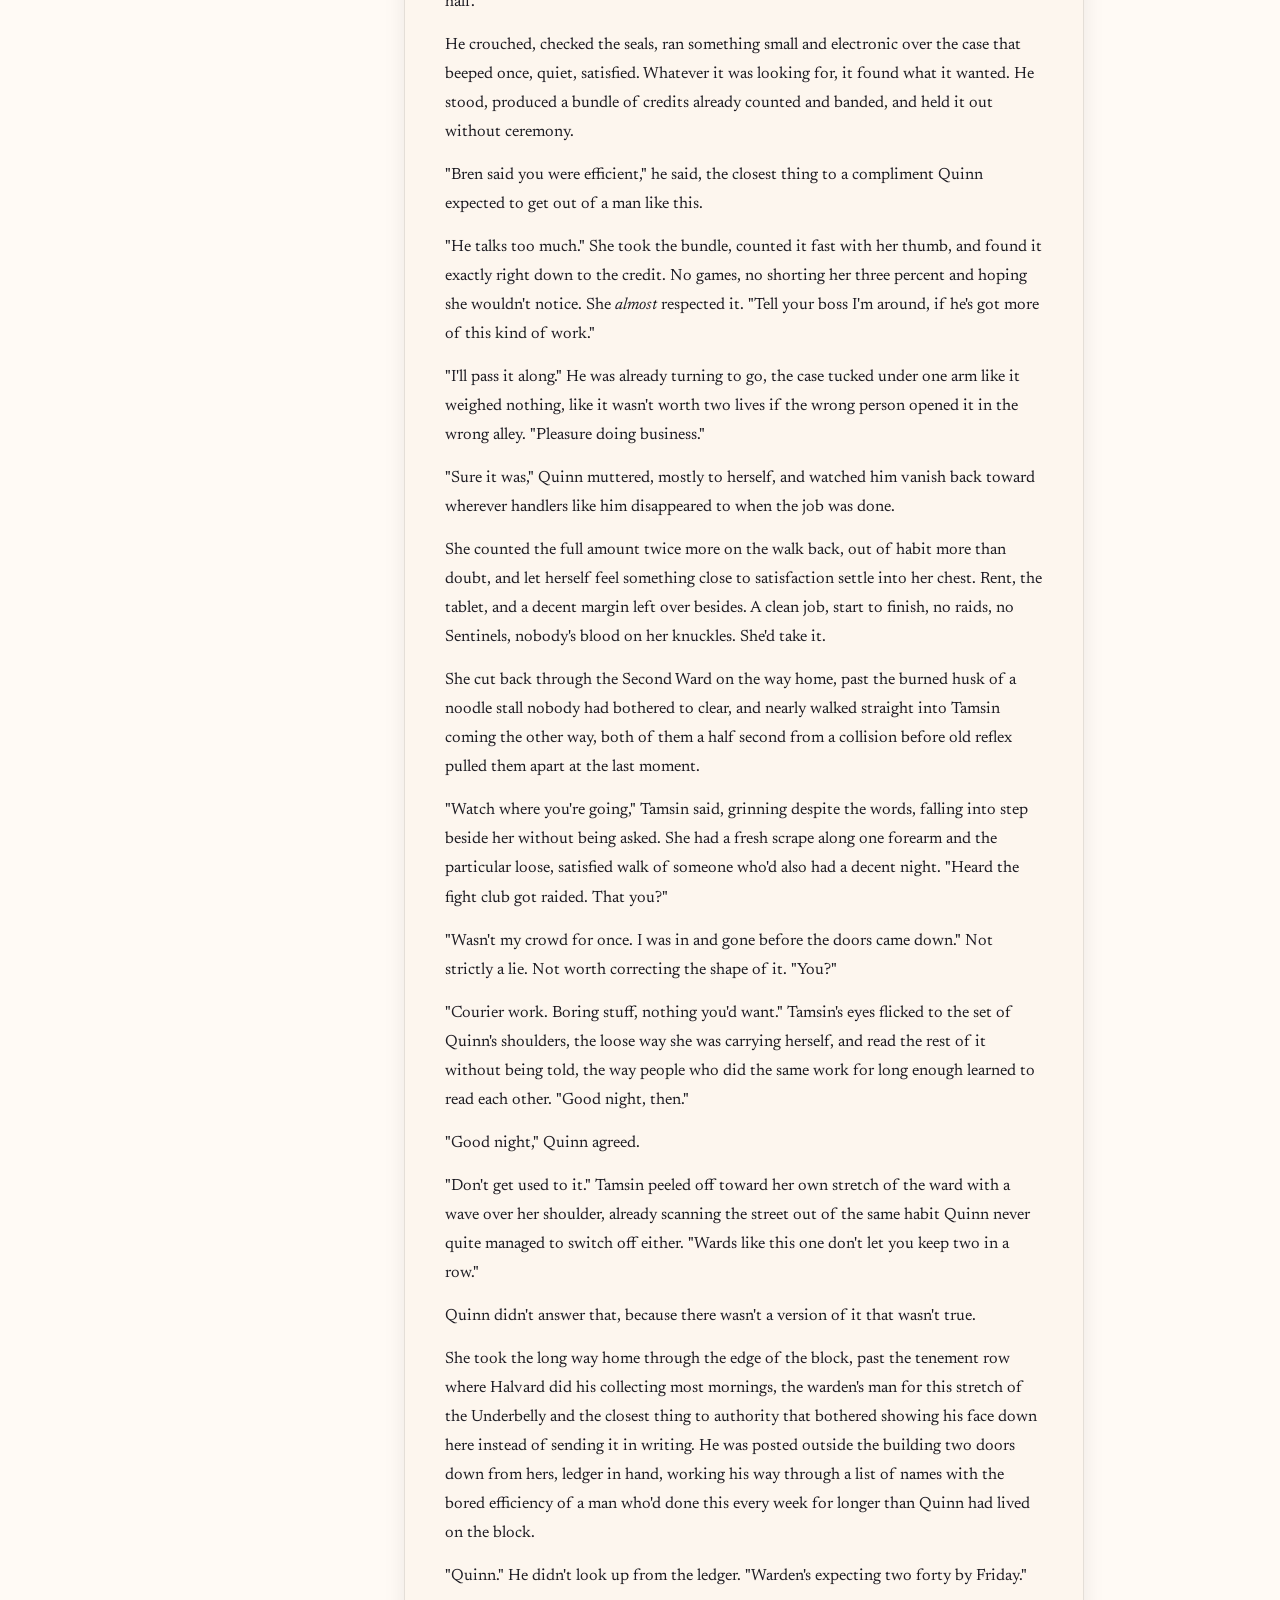
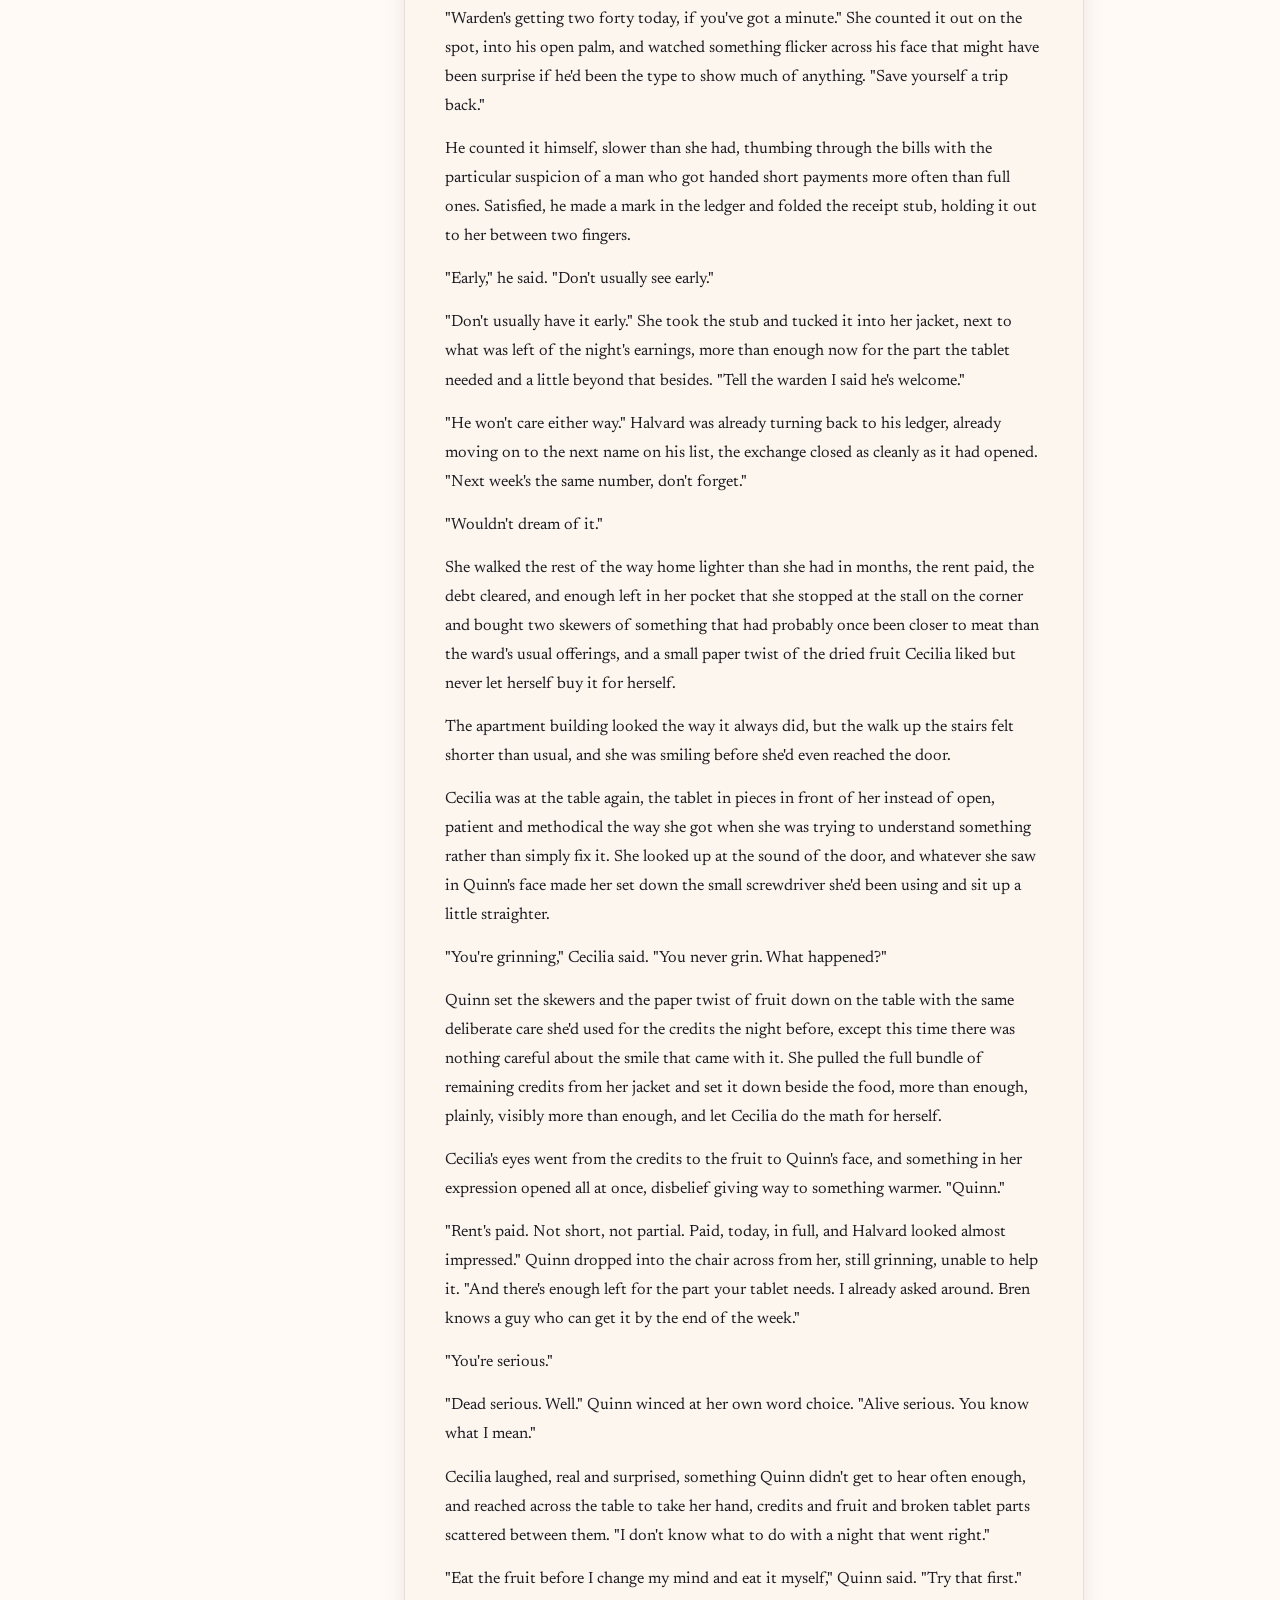
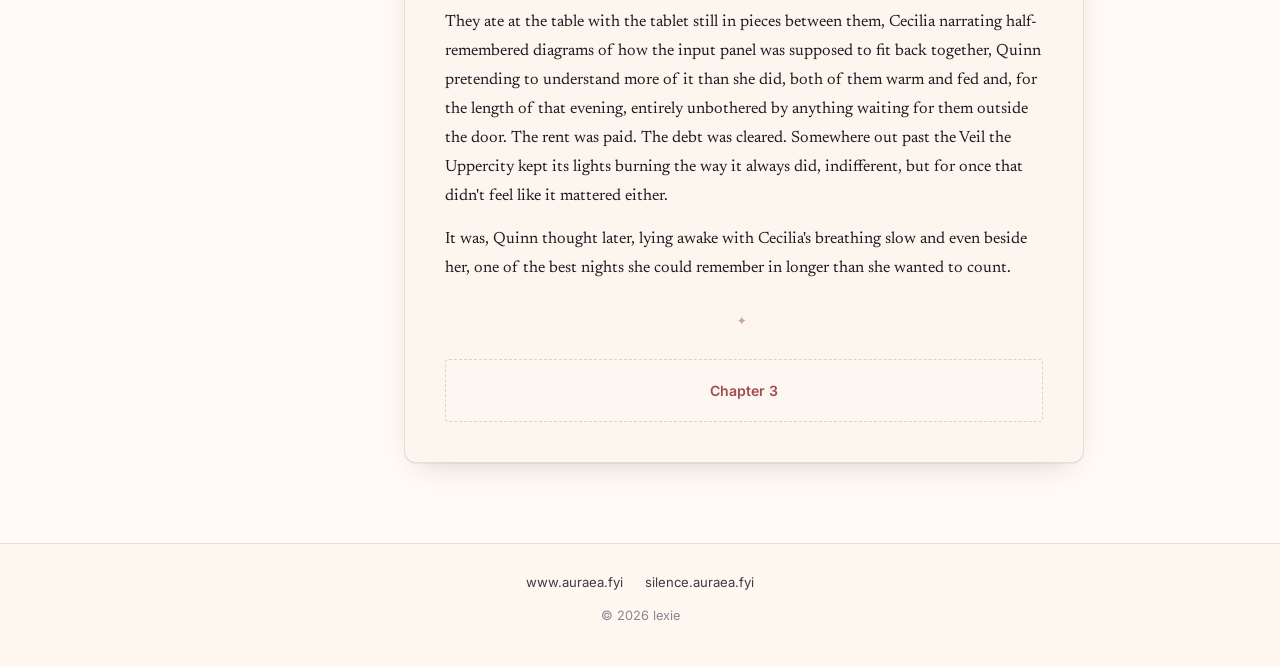
<file: 2/index.html>
<!doctype html>
<html lang="en">
<head>
<meta charset="utf-8">
<meta name="viewport" content="width=device-width, initial-scale=1">
<title>Chapter 2</title>
<link rel="canonical" href="https://silence.auraea.fyi/2/">
<link rel="preconnect" href="https://fonts.googleapis.com">
<link rel="preconnect" href="https://fonts.gstatic.com" crossorigin>
<link href="https://fonts.googleapis.com/css2?family=Cormorant+Garamond:ital,wght@0,400;0,500;0,600;1,400;1,500&family=Inter:wght@300;400;500;600&family=JetBrains+Mono:wght@400;500&family=Newsreader:ital,opsz,wght@0,6..72,400;0,6..72,500;1,6..72,400&display=swap" rel="stylesheet">
<link rel="stylesheet" href="../css/style.css">
<link rel="icon" type="image/svg+xml" href="../favicon.svg">
<link rel="alternate icon" type="image/png" href="../favicon.png">
<style>

.chapter-hero{
  position:relative; overflow:hidden; isolation:isolate;
  padding:56px 24px 36px;
  background:var(--hero-bg);
  color:var(--cream);
  text-align:center;
  border-bottom:1px solid rgba(255,255,255,0.08);
}
.chapter-hero::before{
  content:""; position:absolute; inset:0; z-index:-1;
  background:
    linear-gradient(180deg, rgba(26,22,28,0.55) 0%, rgba(15,15,22,0.78) 100%),
    url("../assets/fraying-silk.png");
  background-size:cover; background-position:50% 42%;
  filter:saturate(1.02) contrast(1.03);
  opacity:0.9;
}
body.is-blighted .chapter-hero::before{
  background:
    linear-gradient(180deg, rgba(26,22,28,0.55) 0%, rgba(15,15,22,0.78) 100%),
    url("../assets/blight.png");
  background-size:cover; background-position:50% 42%;
}
.chapter-hero-inner{ max-width:720px; margin:0 auto; }
.chapter-eyebrow{
  display:inline-flex; align-items:center; gap:10px;
  font-family:var(--font-mono); font-size:.68rem; letter-spacing:.18em; text-transform:uppercase;
  color:var(--blush); margin-bottom:14px;
}
.chapter-eyebrow::before, .chapter-eyebrow::after{ content:""; width:18px; height:1px; background:var(--blush); opacity:.6; }
.chapter-hero h1{
  font-family:var(--font-display); font-weight:500; font-style:italic;
  font-size:clamp(2.6rem, 6vw, 4rem); line-height:.95; margin:0 0 12px;
  letter-spacing:-.02em; text-shadow:0 2px 18px rgba(0,0,0,0.35);
}
.chapter-hero h1 span{ font-style:normal; font-weight:600; }
.chapter-meta{
  font-family:var(--font-mono); font-size:.70rem; letter-spacing:.08em; text-transform:uppercase;
  color:color-mix(in srgb, var(--cream) 72%, transparent);
  display:flex; flex-wrap:wrap; justify-content:center; gap:8px 16px;
}
.chapter-meta em{ font-style:normal; color:var(--paper-2); }
.chapter-actions{ margin-top:22px; display:flex; flex-wrap:wrap; justify-content:center; gap:10px; }
.prose .chapter-num{
  display:block; font-family:var(--font-mono); font-size:.68rem; letter-spacing:.16em; text-transform:uppercase;
  color:var(--rose-deep); margin-bottom:8px;
}
.prose .chapter-title{
  font-family:var(--font-display); font-size:2rem; font-weight:600; line-height:1.1;
  margin:0 0 6px; border:none; padding:0;
}
.prose .chapter-subtitle{
  font-family:var(--font-serif); font-style:italic; font-size:1.05rem; color:var(--plum-soft);
  margin:0 0 22px; line-height:1.5;
}
.prose .lead::first-letter{
  float:left; font-family:var(--font-display); font-size:3.1rem; line-height:.82;
  padding:6px 10px 0 0; color:var(--rose-deep); font-weight:600;
}
.prose .scene-break{
  text-align:center; margin:28px auto; color:var(--rose-muted);
  font-size:12px; letter-spacing:.35em;
}
.next-card{
  margin-top:28px; padding:18px 20px;
  border:1px dashed var(--line-strong); border-radius:var(--radius);
  background:color-mix(in srgb, var(--paper) 85%, white);
  text-align:center;
}
.next-card p{ font-family:var(--font-body) !important; font-size:.88rem !important; color:var(--ink-soft) !important; margin:0 !important; }
.next-card a{ color:var(--rose-deep); text-decoration:none; font-weight:600; }
.next-card a:hover{ text-decoration:underline; }
</style>
</head>
<body>
<div class="grain" aria-hidden="true"></div>

<header class="site-header">
  <a class="brand" href="../index.html" aria-label="Deafening Silence home">
    <span class="brand-name">Deafening Silence</span>
  </a>
  <button class="nav-toggle" aria-label="Toggle menu" aria-expanded="false">
    <span></span><span></span><span></span>
  </button>
  <nav class="site-nav" id="siteNav">
    <a class="nav-link" href="../index.html#outline">Outline</a>
    <a class="nav-link" href="../1/">Chapter 1</a>
    <a class="nav-link is-active" href="./">Chapter 2</a>
    <a class="nav-link" href="../3/">Chapter 3</a>
    <a class="nav-link" href="https://www.auraea.fyi" target="_blank" rel="noopener">auraea.fyi</a>
  </nav>
</header>

<section class="chapter-hero">
  <div class="chapter-hero-inner">
    <h1><em>Chapter <span>2</span></em></h1>
    <div class="chapter-meta">
    </div>
    <div class="chapter-actions">
      <a class="btn-ghost" href="../index.html#chapters">Back to planning docs</a>
    </div>
  </div>
</section>

<div class="wrap reader" id="read">
  <aside class="toc" aria-label="Chapter navigation">
    <ol>
      <li><a href="../1/">Chapter 1</a></li>
      <li><a href="./" class="is-active">Chapter 2</a></li>
      <li><a href="../3/">Chapter 3</a></li>
    </ol>
    <div class="toc-foot">
      <p style="margin:0 0 8px;"><strong style="color:var(--plum);">Deafening Silence</strong></p>
      <p style="margin:0;"><a href="../1/">Prev: Chapter 1</a> · <a href="../3/">Next: Chapter 3</a></p>
    </div>
  </aside>

  <article class="prose">
    <div class="paper-sheet">
      <h2 class="chapter-title">2</h2>

      <p class="lead">The first light came in thin through the cracked curtain, enough to pick out the shape of Cecilia curled against her side, one hand tucked under her own cheek, breathing slow and even. Quinn lay still for a while and let herself just listen to it. The Underbelly outside their walls was already stirring, pipes ticking somewhere overhead, someone's argument bleeding faintly through the floor below, but in here it stayed quiet, and Quinn had learned a long time ago not to take quiet for granted.</p>

      <p>She eased out from under the blanket without waking her, careful the way she was careful with everything that mattered, and pressed a kiss to Cecilia's temple before she stood.</p>

      <p>In the other room she laid her knives out on the scarred wooden table and ran the stone over the one she trusted most, slow, even strokes, more habit than necessity at this point. She'd done this so many times her hands didn't need her attention for it, which left her mind free to wander toward the job ahead, and toward the credits she meant to have in her pocket by the time she got home. She wiped the blade clean, oiled it, and set it back in its sheath. The rest of her gear could wait.</p>

      <p>She found the little medical box tucked under the sink, just to check the antiseptic hadn't run dry. Cecilia's handwriting covered half the labels, careful looping letters replacing whatever had been printed there before it faded past reading. Quinn traced one with her thumb without quite meaning to, then closed the lid and left it where it was.</p>

      <p>A soft knock pulled her attention to the doorway. Cecilia stood there, hair a mess, eyes still half shut with sleep, and Quinn crossed the room to press a kiss to her hair before either of them said anything.</p>

      <p>"You're up early," Cecilia murmured, voice rough with sleep.</p>

      <p>"Figured I'd better get moving if I want to be through the wards before midday." Quinn brushed a thumb along her cheek. "You sure you're not just trying to keep me here longer?"</p>

      <p>"Maybe." Cecilia's eyes drifted shut again, a small smile tugging at her mouth. "Go on, then. I'll be here when you get back."</p>

      <p>"I need you in one piece," Quinn said, and pressed her forehead briefly against Cecilia's, breathing her in one last time before she had to go. "Don't forget, I've got a surprise for you tonight."</p>

      <p>Cecilia laughed, quiet and breathless, already half asleep on her feet. "You'd better."</p>

      <p>Quinn held onto that laugh the whole walk down through the building, past the curtain rigged where a door should have been, out into the grey morning haze of the Underbelly. It was a small thing to carry into a day like this one. It was also, she'd found, usually enough.</p>

      <p>The job waiting for her tonight wasn't like the one that had gone sideways at the fight club. This one came through Bren, a fence she'd worked with on and off for two years, careful and slow to trust but fair once he decided to be, which put him a full step above most of the people Quinn did business with on either side of the Veil. He'd found her a buyer looking for something harder to move than scrap parts: a case of pharmaceuticals lifted from an Uppercity supply run gone wrong, rather, cargo that paid well specifically because nobody sane wanted to be caught within a hundred meters of it when the regime came looking.</p>

      <p>"Two hundred and fifty, half up front," Bren had told her two nights ago, in the cramped back room he used for business he didn't want overheard. "Buyer's solid. I've moved for him before."</p>

      <p>Solid was the best word anyone ever used about a buyer in this line of work, and it still meant nothing more than he hadn't gotten anyone killed yet. Quinn had taken the job anyway, because two hundred and fifty credits was the rent, the tablet, and something left over besides, and because turning down work on the strength of a bad feeling wasn't a luxury she'd ever been able to afford.</p>

      <p>She made her way toward the drop point through streets she knew as well as her own hands, past the vendors setting up for the day, past a pair of kids chasing something small and fast through a gap in a fence, past the corner where a rival courier named Tamsin sometimes worked the same routes Quinn did, close enough in skill and territory that the two of them had settled into something between rivalry and grudging respect. Tamsin wasn't there this morning. That was either good luck or no luck at all, and Quinn knew well enough to not need to decide.</p>

      <p>The pickup was waiting exactly where Bren said it would be, wedged behind a collapsed loading dock two blocks shy of the old rail yard, wrapped in enough insulation to keep its contents from cooking in transit. Quinn hefted it, checked the seal, and started the walk toward the meeting point with the particular, careful attention she reserved for cargo that could get her killed twice over if she was clumsy with it once.</p>

      <p>This wasn't scrap. Scrap, nobody came looking for. A case of pharmaceuticals lifted from a supply run gone wrong was something the regime sent people to find, and the case in her arms had probably already been logged missing somewhere in the Uppercity's clean, well-lit inventory systems, which meant somewhere between here and the drop there was a decent chance of running into someone whose whole job was finding things like it. She kept to the smaller arteries because of that, the ones that didn't run straight, the ones a patrol had to actually want to search rather than simply walk through.</p>

      <p>She heard the drone before she saw it, a thin mechanical whine threading through the usual drip and creak of the tunnels, and had the case tucked behind a collapsed support strut and herself folded down low beside it before the sound had fully registered as a threat rather than a habit. The light swept past overhead, cold and white, catching the drifting dust and nothing else, and moved on toward the next junction without slowing. Regime patrols didn't usually bother sweeping this deep for anything short of a body count, which told her plainly enough what tonight's cargo was worth to somebody. She gave it a slow count of thirty after the whine faded before she let herself breathe normally again, and didn't move until she was sure.</p>

      <p>The next stretch cost her more time than she wanted to spend. The direct route ran through a section of tunnel that had half collapsed years back, the walkway reduced to a narrow lip of concrete over a drop she couldn't see the bottom of, water sounding somewhere far below like it was still deciding whether to finish the job the collapse had started. She'd crossed it before without cargo worth caring about. Crossing it now meant one hand on the wall, the case cradled against her chest instead of slung over a shoulder where a stumble could send it over the edge, each step tested before she trusted it with her full weight. Halfway across, a chunk of loose concrete gave way under her boot and dropped into the dark without a sound she ever heard land, and she stood very still for a moment afterward, cargo held tight, waiting for the rest of the ledge to decide whether it meant to follow.</p>

      <p>It didn't. She finished the crossing slower than she wanted to, every muscle in her arms aching by the time solid tunnel floor met her boots again, and allowed herself exactly one breath of relief before moving on.</p>

      <p>The scrappers found her two junctions later, three of them working the ruins of an old signal station, the kind of opportunists who made their living picking through whatever the Underbelly hadn't finished digesting yet. They clocked the case before they clocked her face, the particular attention of people doing quiet math about what it might be worth and whether three of them against one of her were good enough odds to try for it. She didn't slow her pace and didn't speed it up either, kept the case loose and casual against her hip like it weighed nothing and mattered less, and let one hand rest, visible, unbothered, on the hilt of the knife at her belt.</p>

      <p>"Long way from anywhere good," one of them said, more testing the water than threatening yet.</p>

      <p>"Getting closer every minute you keep me talking." Quinn kept walking, didn't break stride, didn't give them a reason to think she was worried, because the moment they smelled worry the math would tip in favor of trying something. "Not worth your night. Trust me on that one."</p>

      <p>Whatever they read in her face, or in the flat certainty of her voice, was enough. Nobody moved to follow. She felt their eyes on her back for the length of the junction and let them stay there, unhurried, until the tunnel bent and put a wall between her and their attention for good.</p>

      <p>By the time the passage started climbing back toward daylight and the meeting point, her arms had gone stiff from holding the case too carefully for too long, and the small, useless part of her brain that always did the math on nights like this one had already tallied up everything that could have gone wrong and hadn't: the drone, the ledge, the scrappers, any one of which could have ended the night very differently. None of them had. She let herself feel the weight of that as much as the weight of the case itself.</p>

      <p>For once, the morning went exactly the way it was supposed to. The meeting point was a burned-out transit kiosk on the edge of the Third Ward, so close to the Veil that Quinn could feel the faint pressure change in her ears the way she always did this near it, far enough from the fight club that whoever had planned tonight's drop clearly wanted no association with last night's mess. Good instincts, whoever they were. She approved before she'd even seen a face.</p>

      <p>The buyer was already waiting, and one look told her this wasn't Bren's usual clientele. No scars worth mentioning, a coat too clean for the ward it was standing in, and an air of stillness that came from training rather than nerves. A handler, not a user. Someone sent by someone else, the way Quinn herself had been sent by Bren, which meant somewhere up the chain was a buyer who didn't dirty his own hands walking into the Underbelly for a case of stolen pharmaceuticals.</p>

      <p>"You're Bren's," the handler said. Not a question.</p>

      <p>Quinn snorted. "Yeah, sure, <em>his</em>. And you're not going to get a name out of me either way, so let's skip that part." She set the case down between them, unlatched it, angled it just enough to let him see what he was paying for without giving the whole street a look. "Two fifty. Half's already Bren's problem, so I'm only here to collect the other half."</p>

      <p>He crouched, checked the seals, ran something small and electronic over the case that beeped once, quiet, satisfied. Whatever it was looking for, it found what it wanted. He stood, produced a bundle of credits already counted and banded, and held it out without ceremony.</p>

      <p>"Bren said you were efficient," he said, the closest thing to a compliment Quinn expected to get out of a man like this.</p>

      <p>"He talks too much." She took the bundle, counted it fast with her thumb, and found it exactly right down to the credit. No games, no shorting her three percent and hoping she wouldn't notice. She <em>almost</em> respected it. "Tell your boss I'm around, if he's got more of this kind of work."</p>

      <p>"I'll pass it along." He was already turning to go, the case tucked under one arm like it weighed nothing, like it wasn't worth two lives if the wrong person opened it in the wrong alley. "Pleasure doing business."</p>

      <p>"Sure it was," Quinn muttered, mostly to herself, and watched him vanish back toward wherever handlers like him disappeared to when the job was done.</p>

      <p>She counted the full amount twice more on the walk back, out of habit more than doubt, and let herself feel something close to satisfaction settle into her chest. Rent, the tablet, and a decent margin left over besides. A clean job, start to finish, no raids, no Sentinels, nobody's blood on her knuckles. She'd take it.</p>

      <p>She cut back through the Second Ward on the way home, past the burned husk of a noodle stall nobody had bothered to clear, and nearly walked straight into Tamsin coming the other way, both of them a half second from a collision before old reflex pulled them apart at the last moment.</p>

      <p>"Watch where you're going," Tamsin said, grinning despite the words, falling into step beside her without being asked. She had a fresh scrape along one forearm and the particular loose, satisfied walk of someone who'd also had a decent night. "Heard the fight club got raided. That you?"</p>

      <p>"Wasn't my crowd for once. I was in and gone before the doors came down." Not strictly a lie. Not worth correcting the shape of it. "You?"</p>

      <p>"Courier work. Boring stuff, nothing you'd want." Tamsin's eyes flicked to the set of Quinn's shoulders, the loose way she was carrying herself, and read the rest of it without being told, the way people who did the same work for long enough learned to read each other. "Good night, then."</p>

      <p>"Good night," Quinn agreed.</p>

      <p>"Don't get used to it." Tamsin peeled off toward her own stretch of the ward with a wave over her shoulder, already scanning the street out of the same habit Quinn never quite managed to switch off either. "Wards like this one don't let you keep two in a row."</p>

      <p>Quinn didn't answer that, because there wasn't a version of it that wasn't true.</p>

      <p>She took the long way home through the edge of the block, past the tenement row where Halvard did his collecting most mornings, the warden's man for this stretch of the Underbelly and the closest thing to authority that bothered showing his face down here instead of sending it in writing. He was posted outside the building two doors down from hers, ledger in hand, working his way through a list of names with the bored efficiency of a man who'd done this every week for longer than Quinn had lived on the block.</p>

      <p>"Quinn." He didn't look up from the ledger. "Warden's expecting two forty by Friday."</p>

      <p>"Warden's getting two forty today, if you've got a minute." She counted it out on the spot, into his open palm, and watched something flicker across his face that might have been surprise if he'd been the type to show much of anything. "Save yourself a trip back."</p>

      <p>He counted it himself, slower than she had, thumbing through the bills with the particular suspicion of a man who got handed short payments more often than full ones. Satisfied, he made a mark in the ledger and folded the receipt stub, holding it out to her between two fingers.</p>

      <p>"Early," he said. "Don't usually see early."</p>

      <p>"Don't usually have it early." She took the stub and tucked it into her jacket, next to what was left of the night's earnings, more than enough now for the part the tablet needed and a little beyond that besides. "Tell the warden I said he's welcome."</p>

      <p>"He won't care either way." Halvard was already turning back to his ledger, already moving on to the next name on his list, the exchange closed as cleanly as it had opened. "Next week's the same number, don't forget."</p>

      <p>"Wouldn't dream of it."</p>

      <p>She walked the rest of the way home lighter than she had in months, the rent paid, the debt cleared, and enough left in her pocket that she stopped at the stall on the corner and bought two skewers of something that had probably once been closer to meat than the ward's usual offerings, and a small paper twist of the dried fruit Cecilia liked but never let herself buy it for herself.</p>

      <p>The apartment building looked the way it always did, but the walk up the stairs felt shorter than usual, and she was smiling before she'd even reached the door.</p>

      <p>Cecilia was at the table again, the tablet in pieces in front of her instead of open, patient and methodical the way she got when she was trying to understand something rather than simply fix it. She looked up at the sound of the door, and whatever she saw in Quinn's face made her set down the small screwdriver she'd been using and sit up a little straighter.</p>

      <p>"You're grinning," Cecilia said. "You never grin. What happened?"</p>

      <p>Quinn set the skewers and the paper twist of fruit down on the table with the same deliberate care she'd used for the credits the night before, except this time there was nothing careful about the smile that came with it. She pulled the full bundle of remaining credits from her jacket and set it down beside the food, more than enough, plainly, visibly more than enough, and let Cecilia do the math for herself.</p>

      <p>Cecilia's eyes went from the credits to the fruit to Quinn's face, and something in her expression opened all at once, disbelief giving way to something warmer. "Quinn."</p>

      <p>"Rent's paid. Not short, not partial. Paid, today, in full, and Halvard looked almost impressed." Quinn dropped into the chair across from her, still grinning, unable to help it. "And there's enough left for the part your tablet needs. I already asked around. Bren knows a guy who can get it by the end of the week."</p>

      <p>"You're serious."</p>

      <p>"Dead serious. Well." Quinn winced at her own word choice. "Alive serious. You know what I mean."</p>

      <p>Cecilia laughed, real and surprised, something Quinn didn't get to hear often enough, and reached across the table to take her hand, credits and fruit and broken tablet parts scattered between them. "I don't know what to do with a night that went right."</p>

      <p>"Eat the fruit before I change my mind and eat it myself," Quinn said. "Try that first."</p>

      <p>They ate at the table with the tablet still in pieces between them, Cecilia narrating half-remembered diagrams of how the input panel was supposed to fit back together, Quinn pretending to understand more of it than she did, both of them warm and fed and, for the length of that evening, entirely unbothered by anything waiting for them outside the door. The rent was paid. The debt was cleared. Somewhere out past the Veil the Uppercity kept its lights burning the way it always did, indifferent, but for once that didn't feel like it mattered either.</p>

      <p>It was, Quinn thought later, lying awake with Cecilia's breathing slow and even beside her, one of the best nights she could remember in longer than she wanted to count.</p>

      <div class="scene-break" aria-hidden="true">&nbsp; ✦ &nbsp;</div>

      <div class="next-card" id="continue">
        <p><a href="../3/">Chapter 3</a></p>
      </div>

    </div>
  </article>
</div>

<footer class="site-footer">
  <div class="footer-links">
    <a href="https://www.auraea.fyi">www.auraea.fyi</a>
    <a href="https://silence.auraea.fyi">silence.auraea.fyi</a>
    </div>
  <div>© <span id="year"></span> lexie</div>
</footer>

<button class="to-top" id="toTop" aria-label="Back to top">
  <svg viewBox="0 0 24 24" fill="none" stroke="currentColor" stroke-width="2" width="16" height="16"><path d="M18 15l-6-6-6 6"/></svg>
</button>

<script src="../js/render.js"></script>
</body>
</html>
</file>
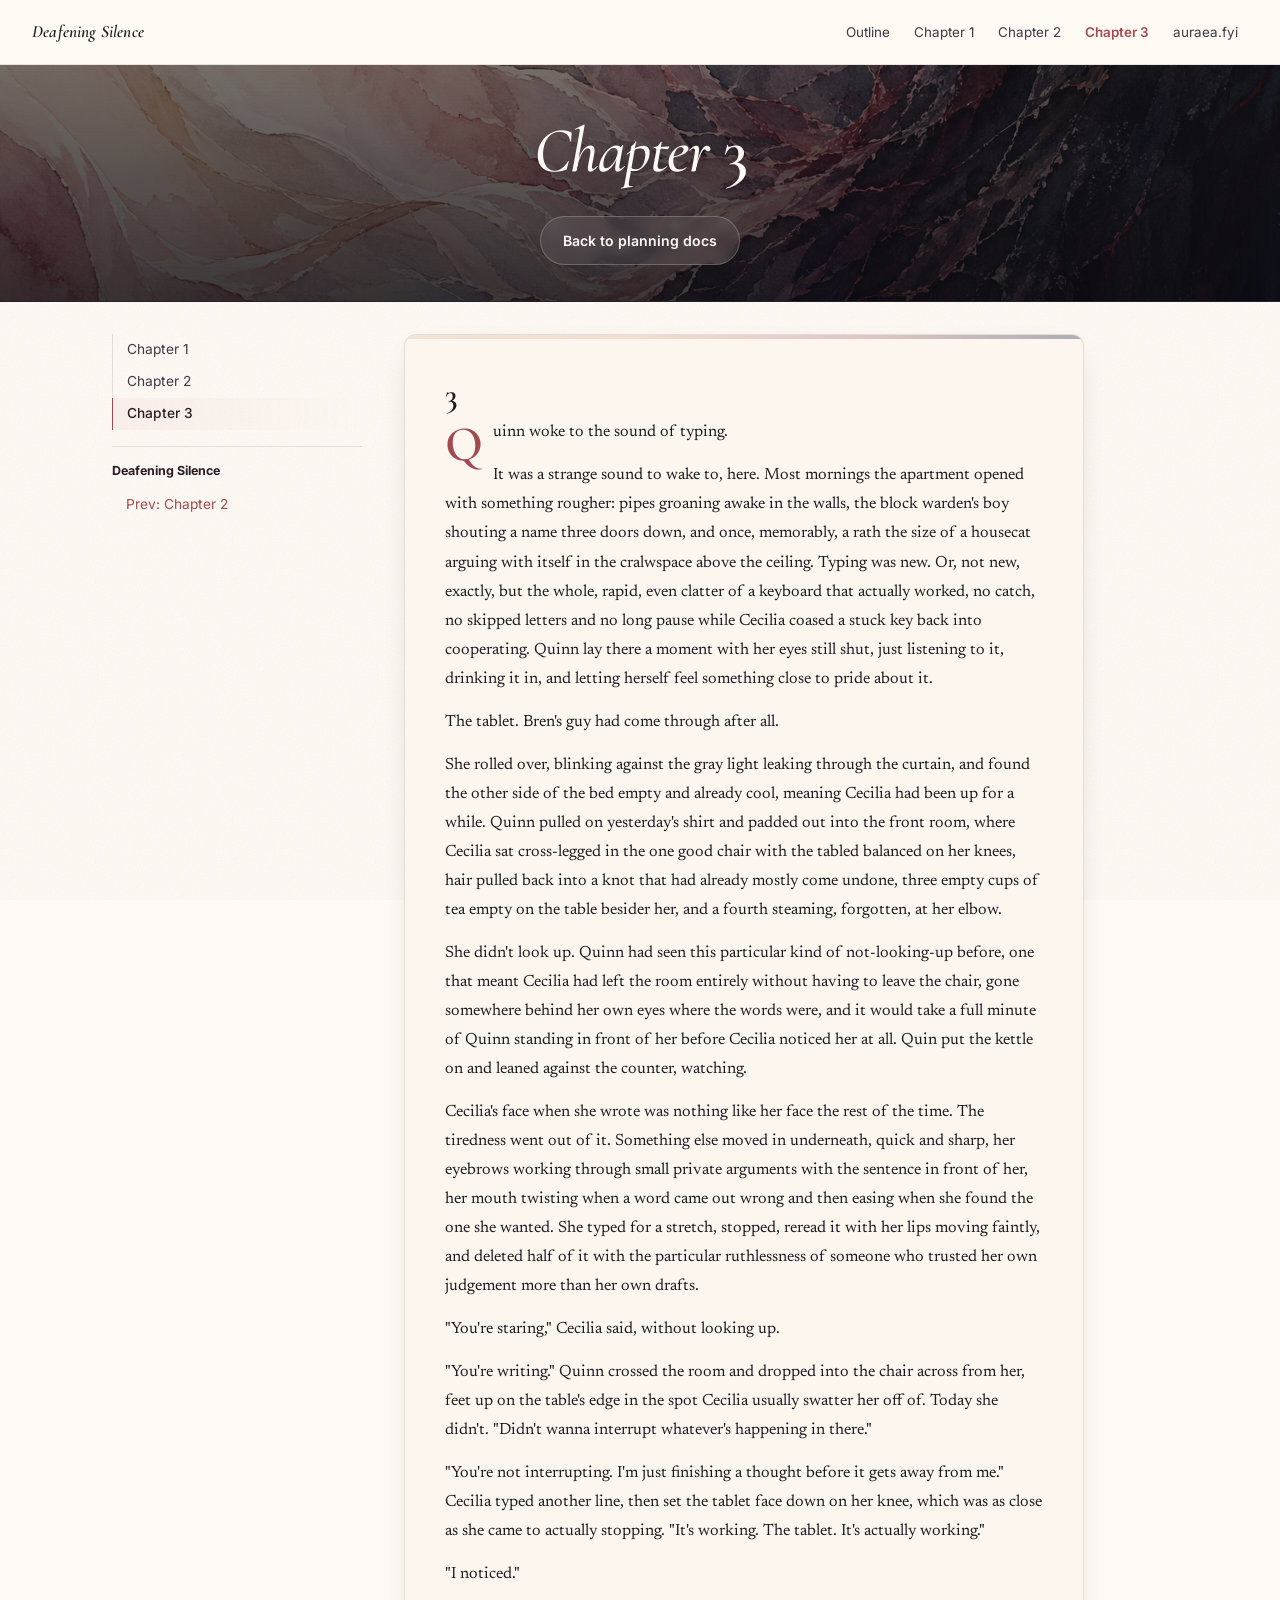
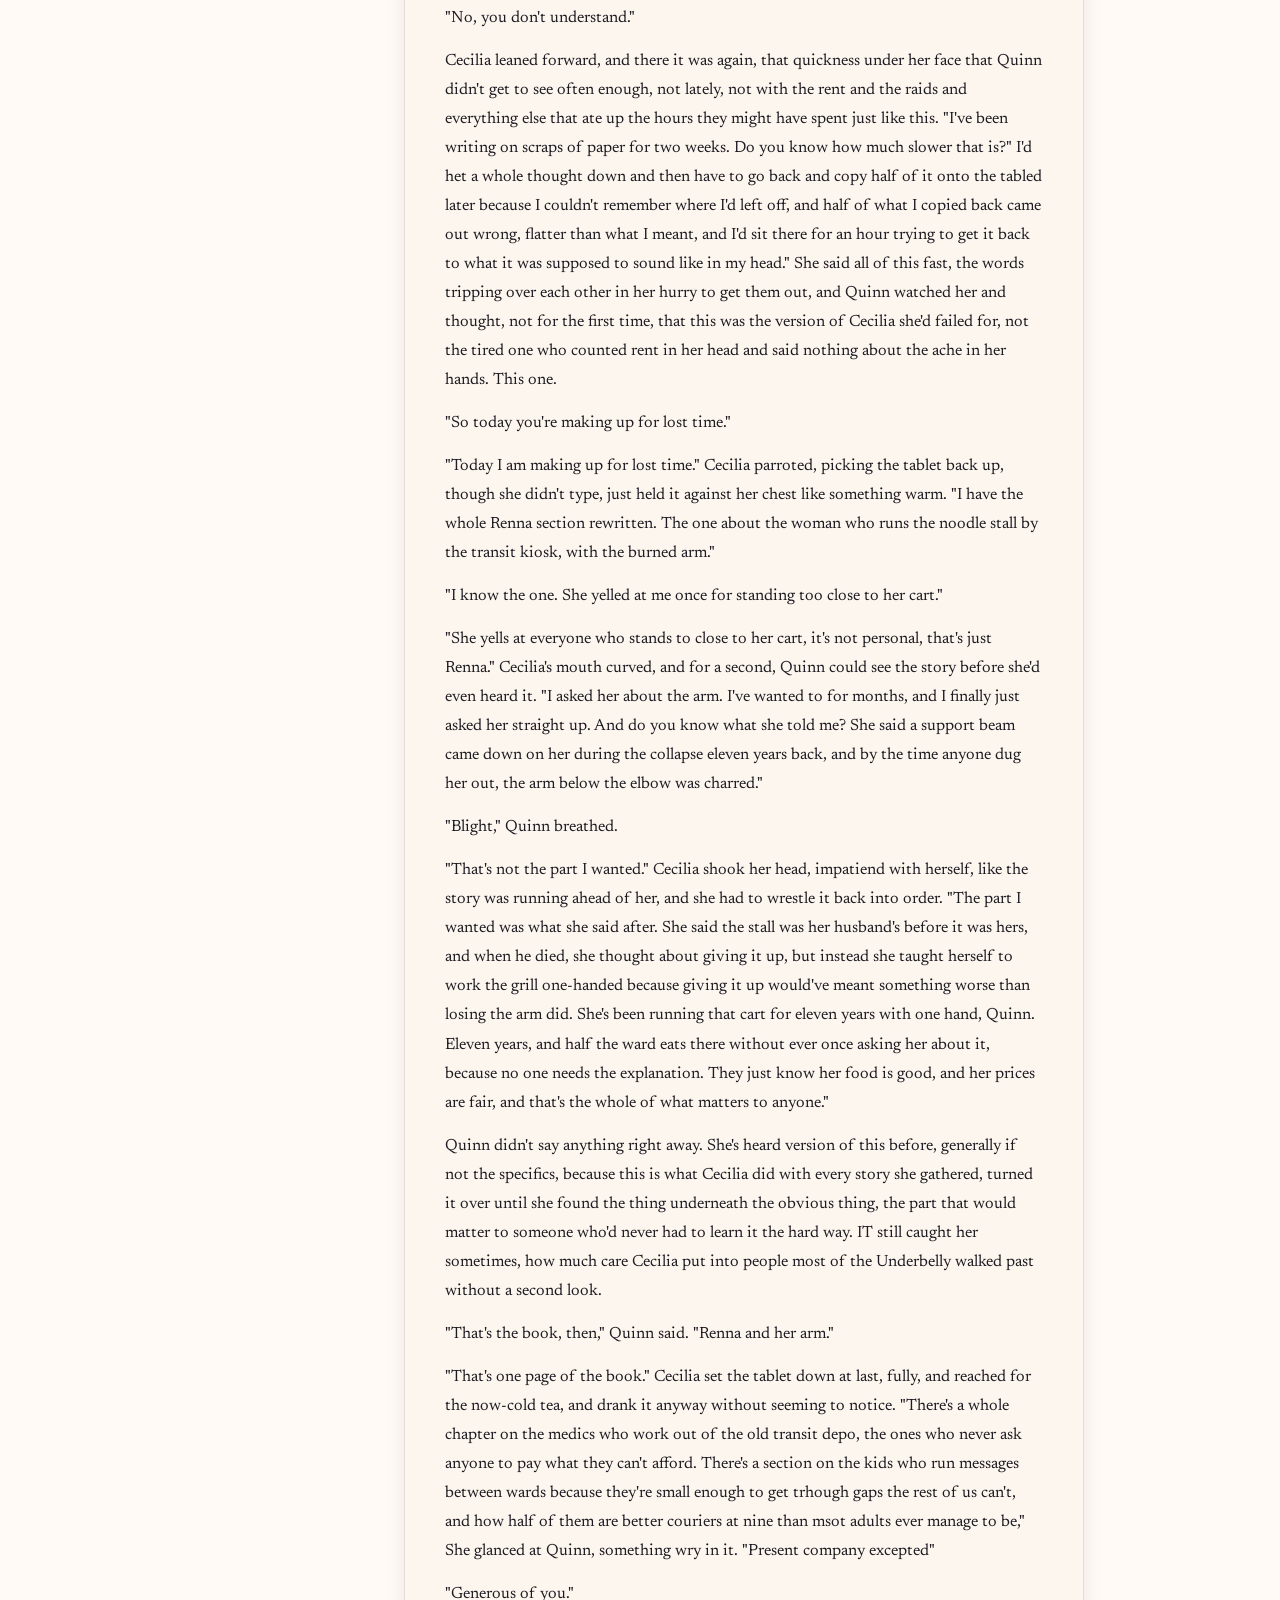
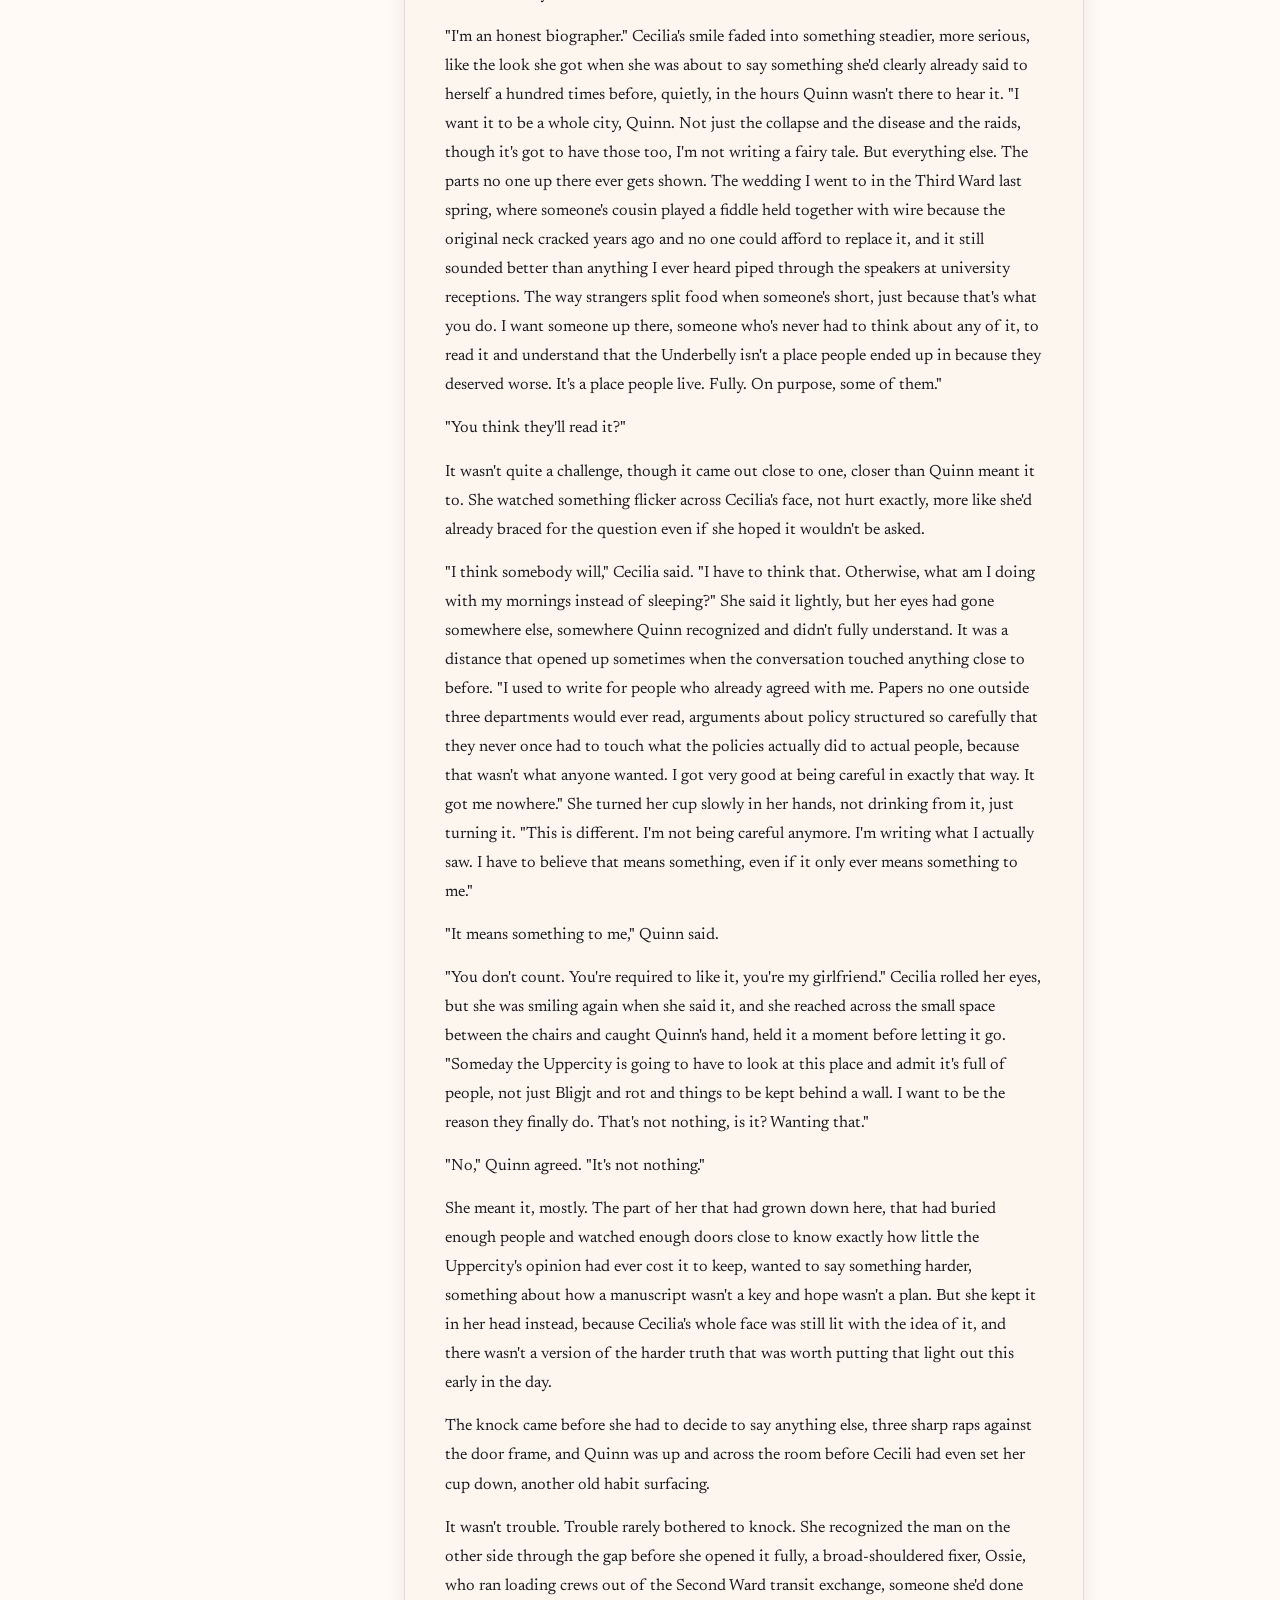
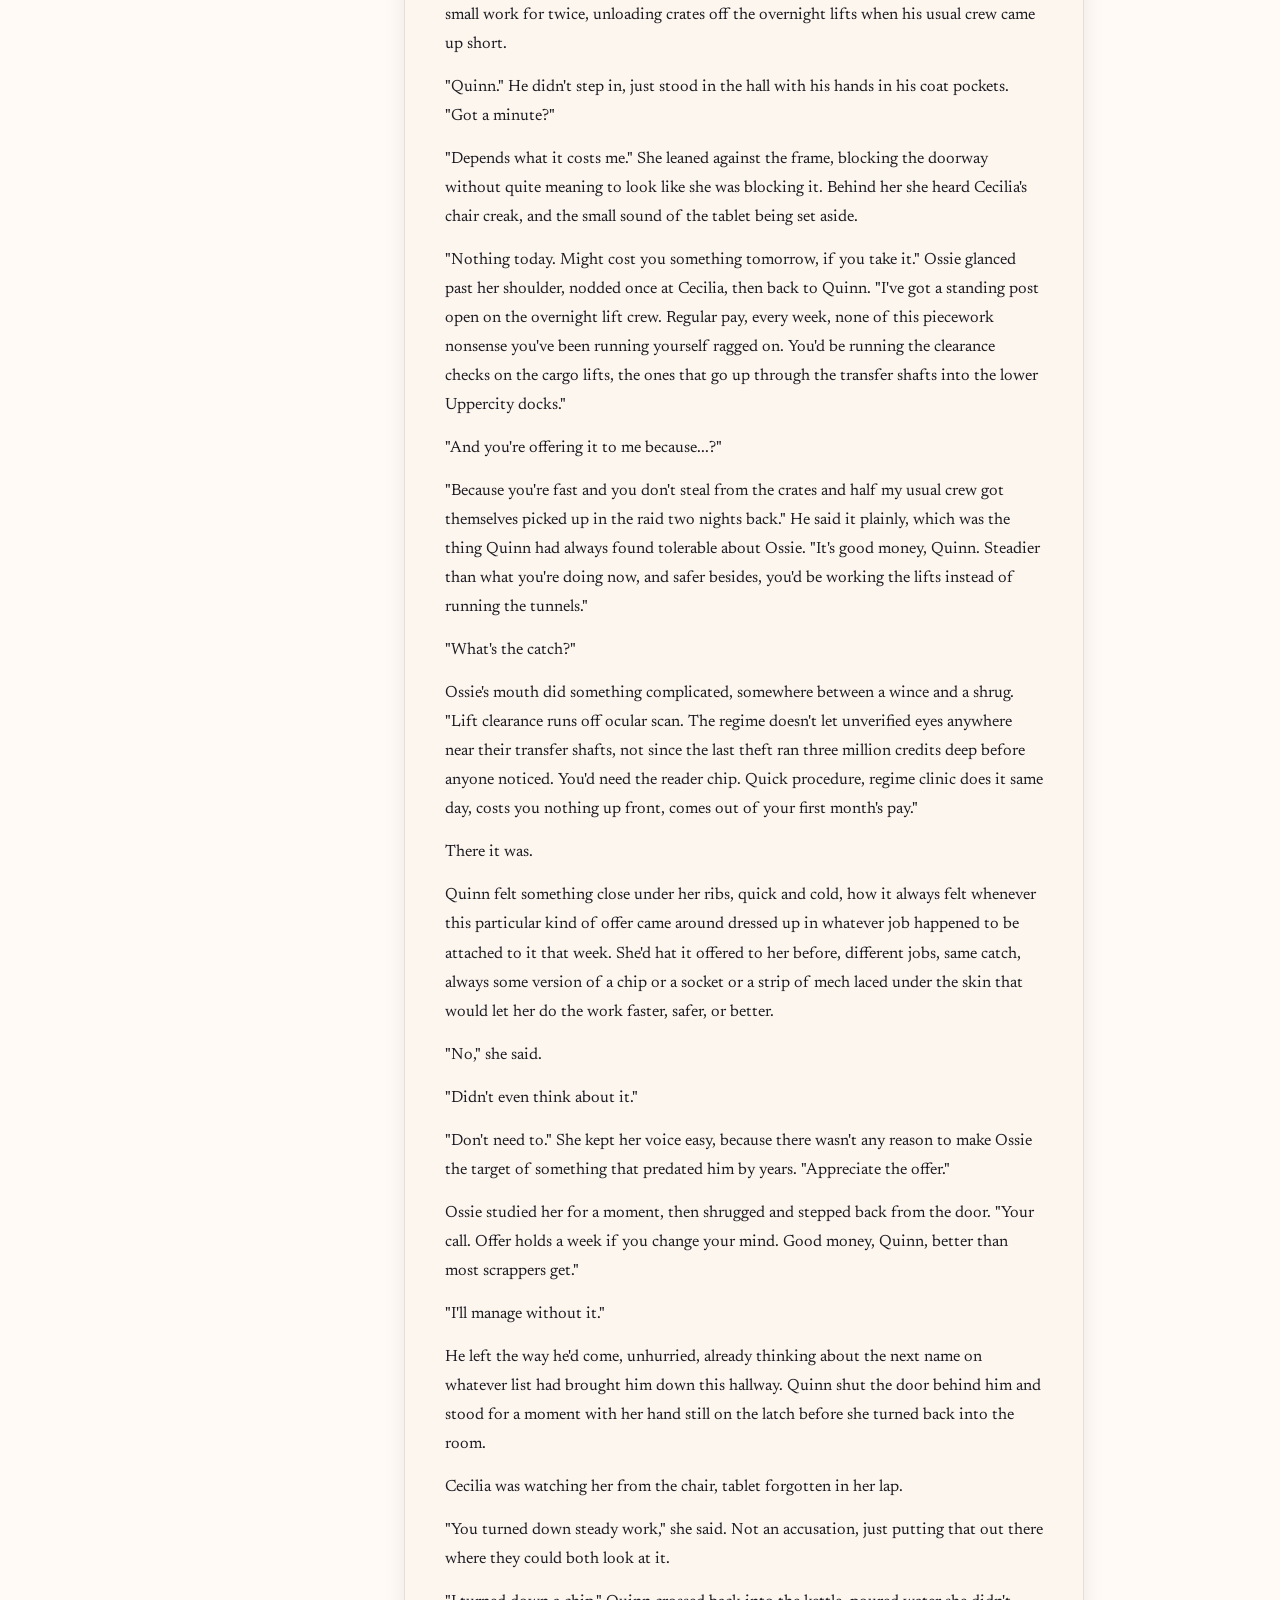
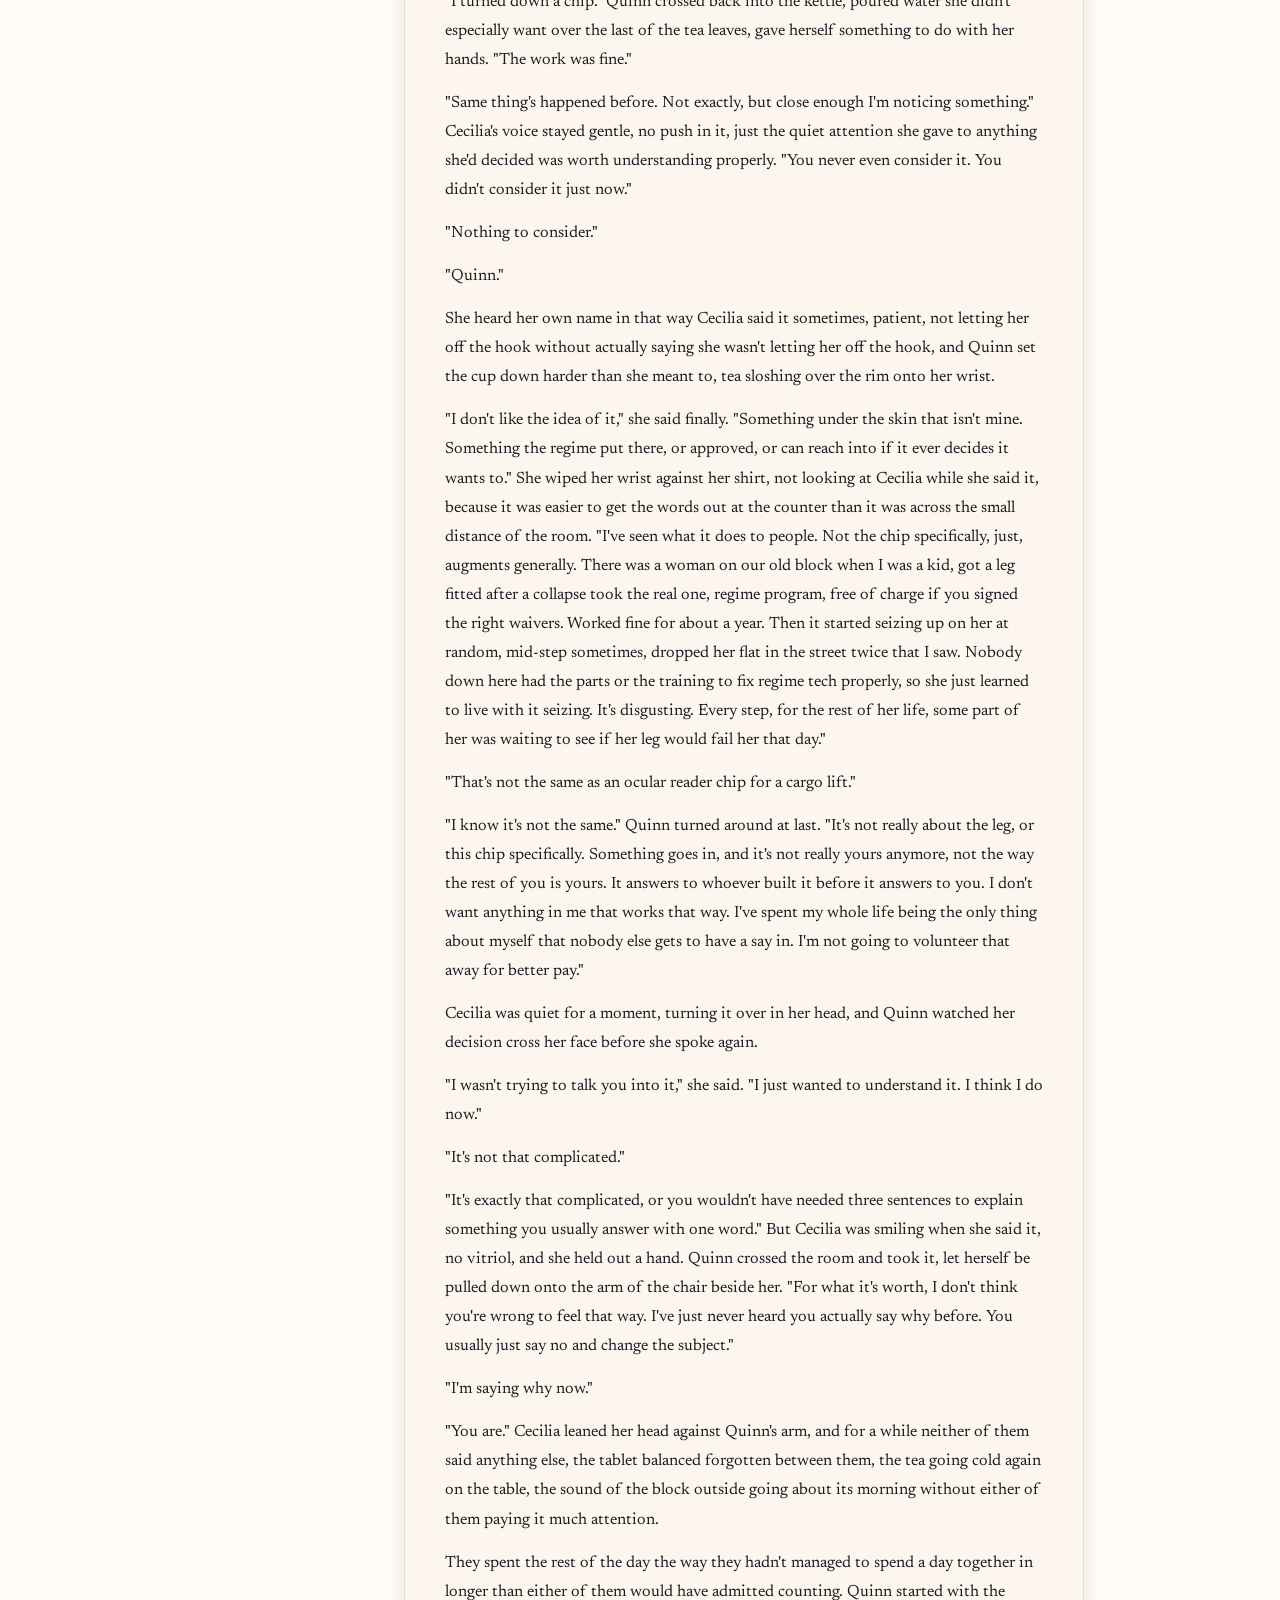
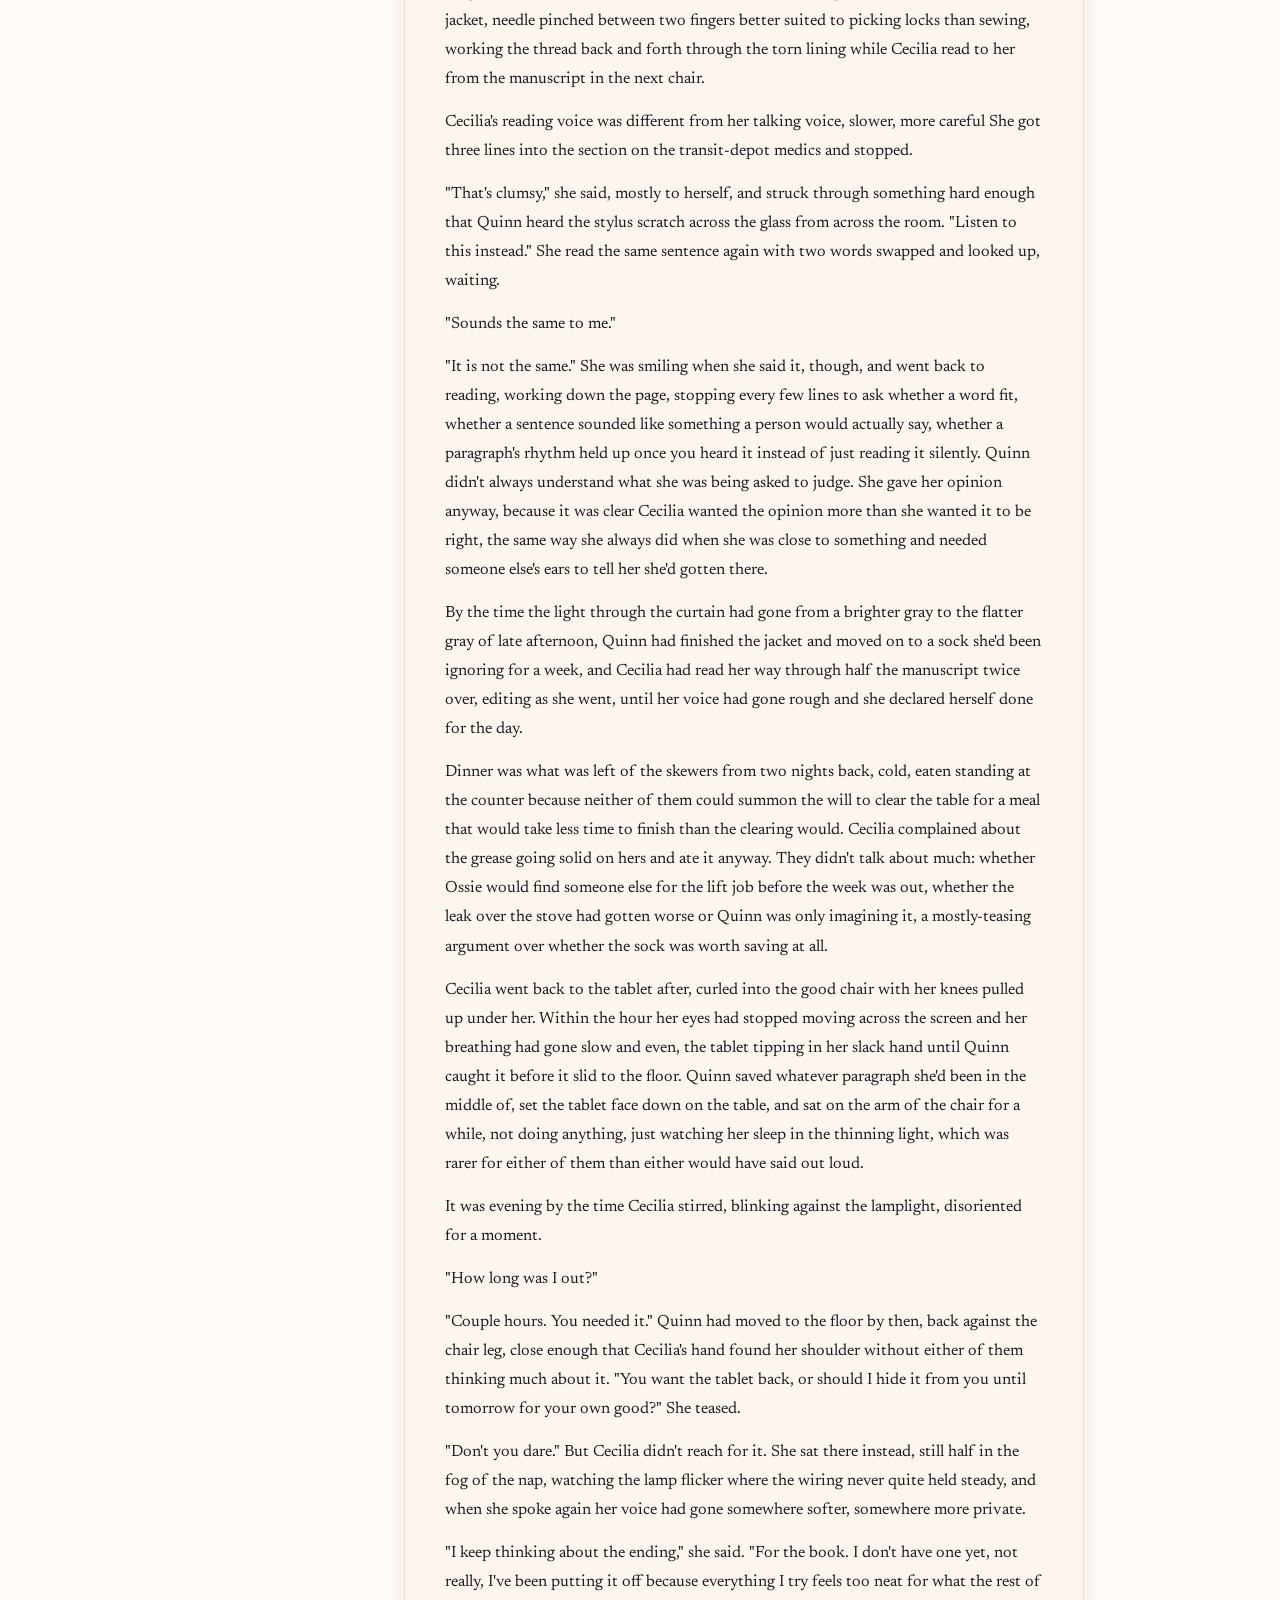
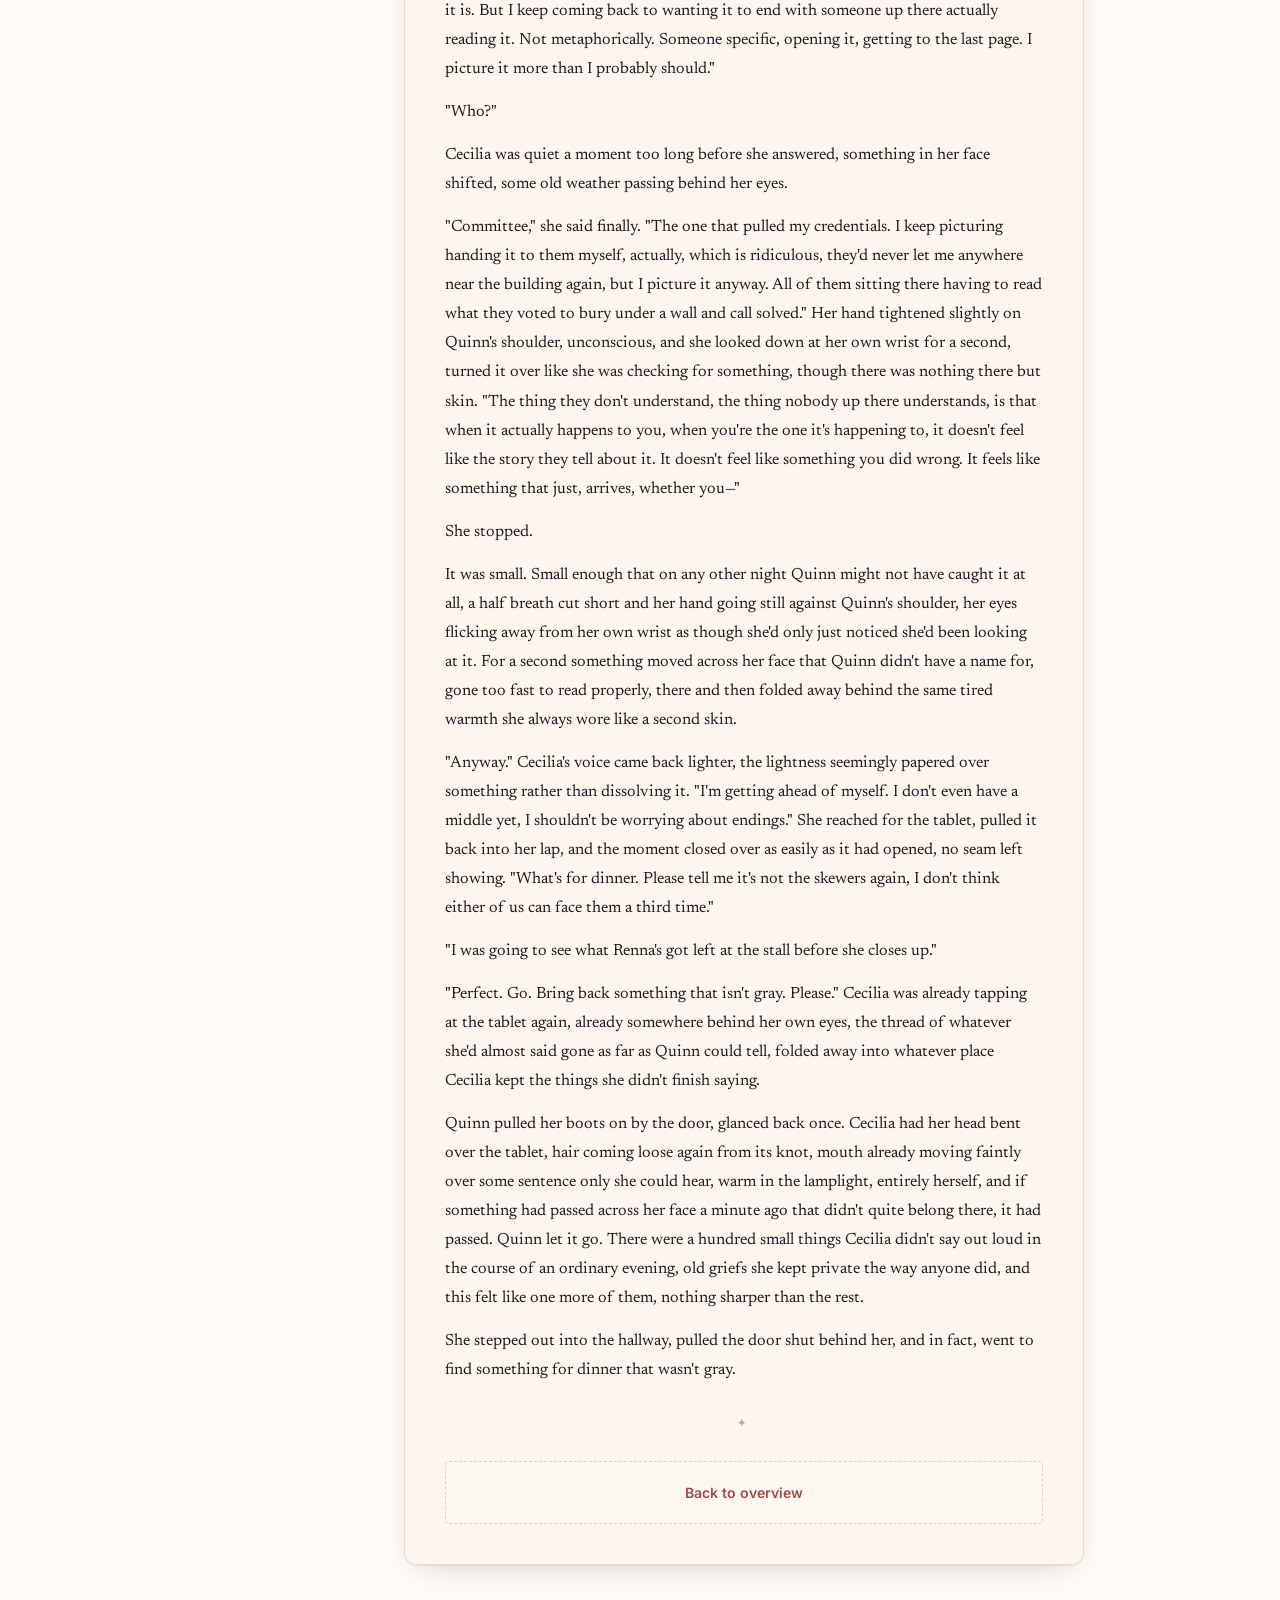
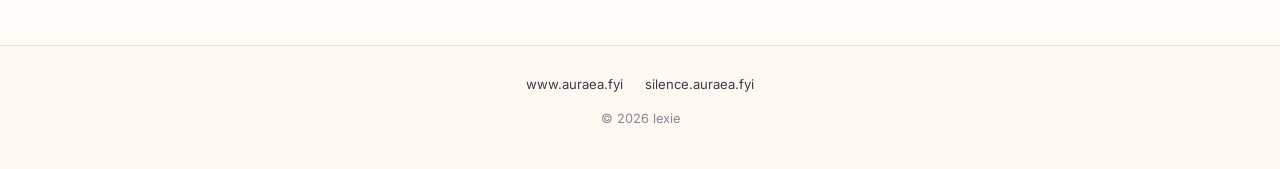
<file: 3/index.html>
<!doctype html>
<html lang="en">
<head>
<meta charset="utf-8">
<meta name="viewport" content="width=device-width, initial-scale=1">
<title>Chapter 3</title>
<link rel="canonical" href="https://silence.auraea.fyi/3/">
<link rel="preconnect" href="https://fonts.googleapis.com">
<link rel="preconnect" href="https://fonts.gstatic.com" crossorigin>
<link href="https://fonts.googleapis.com/css2?family=Cormorant+Garamond:ital,wght@0,400;0,500;0,600;1,400;1,500&family=Inter:wght@300;400;500;600&family=JetBrains+Mono:wght@400;500&family=Newsreader:ital,opsz,wght@0,6..72,400;0,6..72,500;1,6..72,400&display=swap" rel="stylesheet">
<link rel="stylesheet" href="../css/style.css">
<link rel="icon" type="image/svg+xml" href="../favicon.svg">
<link rel="alternate icon" type="image/png" href="../favicon.png">
<style>

.chapter-hero{
  position:relative; overflow:hidden; isolation:isolate;
  padding:56px 24px 36px;
  background:var(--hero-bg);
  color:var(--cream);
  text-align:center;
  border-bottom:1px solid rgba(255,255,255,0.08);
}
.chapter-hero::before{
  content:""; position:absolute; inset:0; z-index:-1;
  background:
    linear-gradient(180deg, rgba(26,22,28,0.55) 0%, rgba(15,15,22,0.78) 100%),
    url("../assets/fraying-silk.png");
  background-size:cover; background-position:50% 42%;
  filter:saturate(1.02) contrast(1.03);
  opacity:0.9;
}
body.is-blighted .chapter-hero::before{
  background:
    linear-gradient(180deg, rgba(26,22,28,0.55) 0%, rgba(15,15,22,0.78) 100%),
    url("../assets/blight.png");
  background-size:cover; background-position:50% 42%;
}
.chapter-hero-inner{ max-width:720px; margin:0 auto; }
.chapter-eyebrow{
  display:inline-flex; align-items:center; gap:10px;
  font-family:var(--font-mono); font-size:.68rem; letter-spacing:.18em; text-transform:uppercase;
  color:var(--blush); margin-bottom:14px;
}
.chapter-eyebrow::before, .chapter-eyebrow::after{ content:""; width:18px; height:1px; background:var(--blush); opacity:.6; }
.chapter-hero h1{
  font-family:var(--font-display); font-weight:500; font-style:italic;
  font-size:clamp(2.6rem, 6vw, 4rem); line-height:.95; margin:0 0 12px;
  letter-spacing:-.02em; text-shadow:0 2px 18px rgba(0,0,0,0.35);
}
.chapter-hero h1 span{ font-style:normal; font-weight:600; }
.chapter-meta{
  font-family:var(--font-mono); font-size:.70rem; letter-spacing:.08em; text-transform:uppercase;
  color:color-mix(in srgb, var(--cream) 72%, transparent);
  display:flex; flex-wrap:wrap; justify-content:center; gap:8px 16px;
}
.chapter-meta em{ font-style:normal; color:var(--paper-2); }
.chapter-actions{ margin-top:22px; display:flex; flex-wrap:wrap; justify-content:center; gap:10px; }
.prose .chapter-num{
  display:block; font-family:var(--font-mono); font-size:.68rem; letter-spacing:.16em; text-transform:uppercase;
  color:var(--rose-deep); margin-bottom:8px;
}
.prose .chapter-title{
  font-family:var(--font-display); font-size:2rem; font-weight:600; line-height:1.1;
  margin:0 0 6px; border:none; padding:0;
}
.prose .chapter-subtitle{
  font-family:var(--font-serif); font-style:italic; font-size:1.05rem; color:var(--plum-soft);
  margin:0 0 22px; line-height:1.5;
}
.prose .lead::first-letter{
  float:left; font-family:var(--font-display); font-size:3.1rem; line-height:.82;
  padding:6px 10px 0 0; color:var(--rose-deep); font-weight:600;
}
.prose .scene-break{
  text-align:center; margin:28px auto; color:var(--rose-muted);
  font-size:12px; letter-spacing:.35em;
}
.next-card{
  margin-top:28px; padding:18px 20px;
  border:1px dashed var(--line-strong); border-radius:var(--radius);
  background:color-mix(in srgb, var(--paper) 85%, white);
  text-align:center;
}
.next-card p{ font-family:var(--font-body) !important; font-size:.88rem !important; color:var(--ink-soft) !important; margin:0 !important; }
.next-card a{ color:var(--rose-deep); text-decoration:none; font-weight:600; }
.next-card a:hover{ text-decoration:underline; }
</style>
</head>
<body>
<div class="grain" aria-hidden="true"></div>

<header class="site-header">
  <a class="brand" href="../index.html" aria-label="Deafening Silence home">
    <span class="brand-name">Deafening Silence</span>
  </a>
  <button class="nav-toggle" aria-label="Toggle menu" aria-expanded="false">
    <span></span><span></span><span></span>
  </button>
  <nav class="site-nav" id="siteNav">
    <a class="nav-link" href="../index.html#outline">Outline</a>
    <a class="nav-link" href="../1/">Chapter 1</a>
    <a class="nav-link" href="../2/">Chapter 2</a>
    <a class="nav-link is-active" href="./">Chapter 3</a>
    <a class="nav-link" href="https://www.auraea.fyi" target="_blank" rel="noopener">auraea.fyi</a>
  </nav>
</header>

<section class="chapter-hero">
  <div class="chapter-hero-inner">
    <h1><em>Chapter <span>3</span></em></h1>
    <div class="chapter-meta">
    </div>
    <div class="chapter-actions">
      <a class="btn-ghost" href="../index.html#chapters">Back to planning docs</a>
    </div>
  </div>
</section>

<div class="wrap reader" id="read">
  <aside class="toc" aria-label="Chapter navigation">
    <ol>
      <li><a href="../1/">Chapter 1</a></li>
      <li><a href="../2/">Chapter 2</a></li>
      <li><a href="./" class="is-active">Chapter 3</a></li>
    </ol>
    <div class="toc-foot">
      <p style="margin:0 0 8px;"><strong style="color:var(--plum);">Deafening Silence</strong></p>
      <p style="margin:0;"><a href="../2/">Prev: Chapter 2</a></p>
    </div>
  </aside>

  <article class="prose">
    <div class="paper-sheet">
      <h2 class="chapter-title">3</h2>

      <p class="lead">Quinn woke to the sound of typing.</p>

      <p>It was a strange sound to wake to, here. Most mornings the apartment opened with something rougher: pipes groaning awake in the walls, the block warden's boy shouting a name three doors down, and once, memorably, a rath the size of a housecat arguing with itself in the cralwspace above the ceiling. Typing was new. Or, not new, exactly, but the whole, rapid, even clatter of a keyboard that actually worked, no catch, no skipped letters and no long pause while Cecilia coased a stuck key back into cooperating. Quinn lay there a moment with her eyes still shut, just listening to it, drinking it in, and letting herself feel something close to pride about it.</p>

      <p>The tablet. Bren's guy had come through after all.</p>

      <p>She rolled over, blinking against the gray light leaking through the curtain, and found the other side of the bed empty and already cool, meaning Cecilia had been up for a while. Quinn pulled on yesterday's shirt and padded out into the front room, where Cecilia sat cross-legged in the one good chair with the tabled balanced on her knees, hair pulled back into a knot that had already mostly come undone, three empty cups of tea empty on the table besider her, and a fourth steaming, forgotten, at her elbow.</p>

      <p>She didn't look up. Quinn had seen this particular kind of not-looking-up before, one that meant Cecilia had left the room entirely without having to leave the chair, gone somewhere behind her own eyes where the words were, and it would take a full minute of Quinn standing in front of her before Cecilia noticed her at all. Quin put the kettle on and leaned against the counter, watching.</p>

      <p>Cecilia's face when she wrote was nothing like her face the rest of the time. The tiredness went out of it. Something else moved in underneath, quick and sharp, her eyebrows working through small private arguments with the sentence in front of her, her mouth twisting when a word came out wrong and then easing when she found the one she wanted. She typed for a stretch, stopped, reread it with her lips moving faintly, and deleted half of it with the particular ruthlessness of someone who trusted her own judgement more than her own drafts.</p>

      <p>"You're staring," Cecilia said, without looking up.</p>

      <p>"You're writing." Quinn crossed the room and dropped into the chair across from her, feet up on the table's edge in the spot Cecilia usually swatter her off of. Today she didn't. "Didn't wanna interrupt whatever's happening in there."</p>

      <p>"You're not interrupting. I'm just finishing a thought before it gets away from me." Cecilia typed another line, then set the tablet face down on her knee, which was as close as she came to actually stopping. "It's working. The tablet. It's actually working."</p>

      <p>"I noticed."</p>

      <p>"No, you don't understand."</p>

      <p>Cecilia leaned forward, and there it was again, that quickness under her face that Quinn didn't get to see often enough, not lately, not with the rent and the raids and everything else that ate up the hours they might have spent just like this. "I've been writing on scraps of paper for two weeks. Do you know how much slower that is?" I'd het a whole thought down and then have to go back and copy half of it onto the tabled later because I couldn't remember where I'd left off, and half of what I copied back came out wrong, flatter than what I meant, and I'd sit there for an hour trying to get it back to what it was supposed to sound like in my head." She said all of this fast, the words tripping over each other in her hurry to get them out, and Quinn watched her and thought, not for the first time, that this was the version of Cecilia she'd failed for, not the tired one who counted rent in her head and said nothing about the ache in her hands. This one.</p>

      <p>"So today you're making up for lost time."</p>

      <p>"Today I am making up for lost time." Cecilia parroted, picking the tablet back up, though she didn't type, just held it against her chest like something warm. "I have the whole Renna section rewritten. The one about the woman who runs the noodle stall by the transit kiosk, with the burned arm."</p>

      <p>"I know the one. She yelled at me once for standing too close to her cart."</p>

      <p>"She yells at everyone who stands to close to her cart, it's not personal, that's just Renna." Cecilia's mouth curved, and for a second, Quinn could see the story before she'd even heard it. "I asked her about the arm. I've wanted to for months, and I finally just asked her straight up. And do you know what she told me? She said a support beam came down on her during the collapse eleven years back, and by the time anyone dug her out, the arm below the elbow was charred."</p>

      <p>"Blight," Quinn breathed.</p>

      <p>"That's not the part I wanted." Cecilia shook her head, impatiend with herself, like the story was running ahead of her, and she had to wrestle it back into order. "The part I wanted was what she said after. She said the stall was her husband's before it was hers, and when he died, she thought about giving it up, but instead she taught herself to work the grill one-handed because giving it up would've meant something worse than losing the arm did. She's been running that cart for eleven years with one hand, Quinn. Eleven years, and half the ward eats there without ever once asking her about it, because no one needs the explanation. They just know her food is good, and her prices are fair, and that's the whole of what matters to anyone."</p>

      <p>Quinn didn't say anything right away. She's heard version of this before, generally if not the specifics, because this is what Cecilia did with every story she gathered, turned it over until she found the thing underneath the obvious thing, the part that would matter to someone who'd never had to learn it the hard way. IT still caught her sometimes, how much care Cecilia put into people most of the Underbelly walked past without a second look.</p>

      <p>"That's the book, then," Quinn said. "Renna and her arm."</p>

      <p>"That's one page of the book." Cecilia set the tablet down at last, fully, and reached for the now-cold tea, and drank it anyway without seeming to notice. "There's a whole chapter on the medics who work out of the old transit depo, the ones who never ask anyone to pay what they can't afford. There's a section on the kids who run messages between wards because they're small enough to get trhough gaps the rest of us can't, and how half of them are better couriers at nine than msot adults ever manage to be," She glanced at Quinn, something wry in it. "Present company excepted"</p>

      <p>"Generous of you."</p>

      <p>"I'm an honest biographer." Cecilia's smile faded into something steadier, more serious, like the look she got when she was about to say something she'd clearly already said to herself a hundred times before, quietly, in the hours Quinn wasn't there to hear it. "I want it to be a whole city, Quinn. Not just the collapse and the disease and the raids, though it's got to have those too, I'm not writing a fairy tale. But everything else. The parts no one up there ever gets shown. The wedding I went to in the Third Ward last spring, where someone's cousin played a fiddle held together with wire because the original neck cracked years ago and no one could afford to replace it, and it still sounded better than anything I ever heard piped through the speakers at university receptions. The way strangers split food when someone's short, just because that's what you do. I want someone up there, someone who's never had to think about any of it, to read it and understand that the Underbelly isn't a place people ended up in because they deserved worse. It's a place people live. Fully. On purpose, some of them."</p>

      <p>"You think they'll read it?"</p>

      <p>It wasn't quite a challenge, though it came out close to one, closer than Quinn meant it to. She watched something flicker across Cecilia's face, not hurt exactly, more like she'd already braced for the question even if she hoped it wouldn't be asked.</p>

      <p>"I think somebody will," Cecilia said. "I have to think that. Otherwise, what am I doing with my mornings instead of sleeping?" She said it lightly, but her eyes had gone somewhere else, somewhere Quinn recognized and didn't fully understand. It was a distance that opened up sometimes when the conversation touched anything close to before. "I used to write for people who already agreed with me. Papers no one outside three departments would ever read, arguments about policy structured so carefully that they never once had to touch what the policies actually did to actual people, because that wasn't what anyone wanted. I got very good at being careful in exactly that way. It got me nowhere." She turned her cup slowly in her hands, not drinking from it, just turning it. "This is different. I'm not being careful anymore. I'm writing what I actually saw. I have to believe that means something, even if it only ever means something to me."</p>

      <p>"It means something to me," Quinn said.</p>

      <p>"You don't count. You're required to like it, you're my girlfriend." Cecilia rolled her eyes, but she was smiling again when she said it, and she reached across the small space between the chairs and caught Quinn's hand, held it a moment before letting it go. "Someday the Uppercity is going to have to look at this place and admit it's full of people, not just Bligjt and rot and things to be kept behind a wall. I want to be the reason they finally do. That's not nothing, is it? Wanting that."</p>

      <p>"No," Quinn agreed. "It's not nothing."</p>

      <p>She meant it, mostly. The part of her that had grown down here, that had buried enough people and watched enough doors close to know exactly how little the Uppercity's opinion had ever cost it to keep, wanted to say something harder, something about how a manuscript wasn't a key and hope wasn't a plan. But she kept it in her head instead, because Cecilia's whole face was still lit with the idea of it, and there wasn't a version of the harder truth that was worth putting that light out this early in the day.</p>

      <p>The knock came before she had to decide to say anything else, three sharp raps against the door frame, and Quinn was up and across the room before Cecili had even set her cup down, another old habit surfacing.</p>

      <p>It wasn't trouble. Trouble rarely bothered to knock. She recognized the man on the other side through the gap before she opened it fully, a broad-shouldered fixer, Ossie, who ran loading crews out of the Second Ward transit exchange, someone she'd done small work for twice, unloading crates off the overnight lifts when his usual crew came up short.</p>

      <p>"Quinn." He didn't step in, just stood in the hall with his hands in his coat pockets. "Got a minute?"</p>

      <p>"Depends what it costs me." She leaned against the frame, blocking the doorway without quite meaning to look like she was blocking it. Behind her she heard Cecilia's chair creak, and the small sound of the tablet being set aside.</p>

      <p>"Nothing today. Might cost you something tomorrow, if you take it." Ossie glanced past her shoulder, nodded once at Cecilia, then back to Quinn. "I've got a standing post open on the overnight lift crew. Regular pay, every week, none of this piecework nonsense you've been running yourself ragged on. You'd be running the clearance checks on the cargo lifts, the ones that go up through the transfer shafts into the lower Uppercity docks."</p>

      <p>"And you're offering it to me because...?"</p>

      <p>"Because you're fast and you don't steal from the crates and half my usual crew got themselves picked up in the raid two nights back." He said it plainly, which was the thing Quinn had always found tolerable about Ossie. "It's good money, Quinn. Steadier than what you're doing now, and safer besides, you'd be working the lifts instead of running the tunnels."</p>

      <p>"What's the catch?"</p>

      <p>Ossie's mouth did something complicated, somewhere between a wince and a shrug. "Lift clearance runs off ocular scan. The regime doesn't let unverified eyes anywhere near their transfer shafts, not since the last theft ran three million credits deep before anyone noticed. You'd need the reader chip. Quick procedure, regime clinic does it same day, costs you nothing up front, comes out of your first month's pay."</p>

      <p>There it was.</p>

      <p>Quinn felt something close under her ribs, quick and cold, how it always felt whenever this particular kind of offer came around dressed up in whatever job happened to be attached to it that week. She'd hat it offered to her before, different jobs, same catch, always some version of a chip or a socket or a strip of mech laced under the skin that would let her do the work faster, safer, or better.</p>

      <p>"No," she said.</p>

      <p>"Didn't even think about it."</p>

      <p>"Don't need to." She kept her voice easy, because there wasn't any reason to make Ossie the target of something that predated him by years. "Appreciate the offer."</p>

      <p>Ossie studied her for a moment, then shrugged and stepped back from the door. "Your call. Offer holds a week if you change your mind. Good money, Quinn, better than most scrappers get."</p>

      <p>"I'll manage without it."</p>

      <p>He left the way he'd come, unhurried, already thinking about the next name on whatever list had brought him down this hallway. Quinn shut the door behind him and stood for a moment with her hand still on the latch before she turned back into the room.</p>

      <p>Cecilia was watching her from the chair, tablet forgotten in her lap.</p>

      <p>"You turned down steady work," she said. Not an accusation, just putting that out there where they could both look at it.</p>

      <p>"I turned down a chip." Quinn crossed back into the kettle, poured water she didn't especially want over the last of the tea leaves, gave herself something to do with her hands. "The work was fine."</p>

      <p>"Same thing's happened before. Not exactly, but close enough I'm noticing something." Cecilia's voice stayed gentle, no push in it, just the quiet attention she gave to anything she'd decided was worth understanding properly. "You never even consider it. You didn't consider it just now."</p>

      <p>"Nothing to consider."</p>

      <p>"Quinn."</p>

      <p>She heard her own name in that way Cecilia said it sometimes, patient, not letting her off the hook without actually saying she wasn't letting her off the hook, and Quinn set the cup down harder than she meant to, tea sloshing over the rim onto her wrist.</p>

      <p>"I don't like the idea of it," she said finally. "Something under the skin that isn't mine. Something the regime put there, or approved, or can reach into if it ever decides it wants to." She wiped her wrist against her shirt, not looking at Cecilia while she said it, because it was easier to get the words out at the counter than it was across the small distance of the room. "I've seen what it does to people. Not the chip specifically, just, augments generally. There was a woman on our old block when I was a kid, got a leg fitted after a collapse took the real one, regime program, free of charge if you signed the right waivers. Worked fine for about a year. Then it started seizing up on her at random, mid-step sometimes, dropped her flat in the street twice that I saw. Nobody down here had the parts or the training to fix regime tech properly, so she just learned to live with it seizing. It's disgusting. Every step, for the rest of her life, some part of her was waiting to see if her leg would fail her that day."</p>

      <p>"That's not the same as an ocular reader chip for a cargo lift."</p>

      <p>"I know it's not the same." Quinn turned around at last. "It's not really about the leg, or this chip specifically. Something goes in, and it's not really yours anymore, not the way the rest of you is yours. It answers to whoever built it before it answers to you. I don't want anything in me that works that way. I've spent my whole life being the only thing about myself that nobody else gets to have a say in. I'm not going to volunteer that away for better pay."</p>

      <p>Cecilia was quiet for a moment, turning it over in her head, and Quinn watched her decision cross her face before she spoke again.</p>

      <p>"I wasn't trying to talk you into it," she said. "I just wanted to understand it. I think I do now."</p>

      <p>"It's not that complicated."</p>

      <p>"It's exactly that complicated, or you wouldn't have needed three sentences to explain something you usually answer with one word." But Cecilia was smiling when she said it, no vitriol, and she held out a hand. Quinn crossed the room and took it, let herself be pulled down onto the arm of the chair beside her. "For what it's worth, I don't think you're wrong to feel that way. I've just never heard you actually say why before. You usually just say no and change the subject."</p>

      <p>"I'm saying why now."</p>

      <p>"You are." Cecilia leaned her head against Quinn's arm, and for a while neither of them said anything else, the tablet balanced forgotten between them, the tea going cold again on the table, the sound of the block outside going about its morning without either of them paying it much attention.</p>

      <p>They spent the rest of the day the way they hadn't managed to spend a day together in longer than either of them would have admitted counting. Quinn started with the jacket, needle pinched between two fingers better suited to picking locks than sewing, working the thread back and forth through the torn lining while Cecilia read to her from the manuscript in the next chair.</p>

      <p>Cecilia's reading voice was different from her talking voice, slower, more careful She got three lines into the section on the transit-depot medics and stopped.</p>

      <p>"That's clumsy," she said, mostly to herself, and struck through something hard enough that Quinn heard the stylus scratch across the glass from across the room. "Listen to this instead." She read the same sentence again with two words swapped and looked up, waiting.</p>

      <p>"Sounds the same to me."</p>

      <p>"It is not the same." She was smiling when she said it, though, and went back to reading, working down the page, stopping every few lines to ask whether a word fit, whether a sentence sounded like something a person would actually say, whether a paragraph's rhythm held up once you heard it instead of just reading it silently. Quinn didn't always understand what she was being asked to judge. She gave her opinion anyway, because it was clear Cecilia wanted the opinion more than she wanted it to be right, the same way she always did when she was close to something and needed someone else's ears to tell her she'd gotten there.</p>

      <p>By the time the light through the curtain had gone from a brighter gray to the flatter gray of late afternoon, Quinn had finished the jacket and moved on to a sock she'd been ignoring for a week, and Cecilia had read her way through half the manuscript twice over, editing as she went, until her voice had gone rough and she declared herself done for the day.</p>

      <p>Dinner was what was left of the skewers from two nights back, cold, eaten standing at the counter because neither of them could summon the will to clear the table for a meal that would take less time to finish than the clearing would. Cecilia complained about the grease going solid on hers and ate it anyway. They didn't talk about much: whether Ossie would find someone else for the lift job before the week was out, whether the leak over the stove had gotten worse or Quinn was only imagining it, a mostly-teasing argument over whether the sock was worth saving at all.</p>

      <p>Cecilia went back to the tablet after, curled into the good chair with her knees pulled up under her. Within the hour her eyes had stopped moving across the screen and her breathing had gone slow and even, the tablet tipping in her slack hand until Quinn caught it before it slid to the floor. Quinn saved whatever paragraph she'd been in the middle of, set the tablet face down on the table, and sat on the arm of the chair for a while, not doing anything, just watching her sleep in the thinning light, which was rarer for either of them than either would have said out loud.</p>

      <p>It was evening by the time Cecilia stirred, blinking against the lamplight, disoriented for a moment.</p>

      <p>"How long was I out?"</p>

      <p>"Couple hours. You needed it." Quinn had moved to the floor by then, back against the chair leg, close enough that Cecilia's hand found her shoulder without either of them thinking much about it. "You want the tablet back, or should I hide it from you until tomorrow for your own good?" She teased.</p>

      <p>"Don't you dare." But Cecilia didn't reach for it. She sat there instead, still half in the fog of the nap, watching the lamp flicker where the wiring never quite held steady, and when she spoke again her voice had gone somewhere softer, somewhere more private.</p>

      <p>"I keep thinking about the ending," she said. "For the book. I don't have one yet, not really, I've been putting it off because everything I try feels too neat for what the rest of it is. But I keep coming back to wanting it to end with someone up there actually reading it. Not metaphorically. Someone specific, opening it, getting to the last page. I picture it more than I probably should."</p>

      <p>"Who?"</p>

      <p>Cecilia was quiet a moment too long before she answered, something in her face shifted, some old weather passing behind her eyes.</p>

      <p>"Committee," she said finally. "The one that pulled my credentials. I keep picturing handing it to them myself, actually, which is ridiculous, they'd never let me anywhere near the building again, but I picture it anyway. All of them sitting there having to read what they voted to bury under a wall and call solved." Her hand tightened slightly on Quinn's shoulder, unconscious, and she looked down at her own wrist for a second, turned it over like she was checking for something, though there was nothing there but skin. "The thing they don't understand, the thing nobody up there understands, is that when it actually happens to you, when you're the one it's happening to, it doesn't feel like the story they tell about it. It doesn't feel like something you did wrong. It feels like something that just, arrives, whether you—"</p>

      <p>She stopped.</p>

      <p>It was small. Small enough that on any other night Quinn might not have caught it at all, a half breath cut short and her hand going still against Quinn's shoulder, her eyes flicking away from her own wrist as though she'd only just noticed she'd been looking at it. For a second something moved across her face that Quinn didn't have a name for, gone too fast to read properly, there and then folded away behind the same tired warmth she always wore like a second skin.</p>

      <p>"Anyway." Cecilia's voice came back lighter, the lightness seemingly papered over something rather than dissolving it. "I'm getting ahead of myself. I don't even have a middle yet, I shouldn't be worrying about endings." She reached for the tablet, pulled it back into her lap, and the moment closed over as easily as it had opened, no seam left showing. "What's for dinner. Please tell me it's not the skewers again, I don't think either of us can face them a third time."</p>

      <p>"I was going to see what Renna's got left at the stall before she closes up."</p>

      <p>"Perfect. Go. Bring back something that isn't gray. Please." Cecilia was already tapping at the tablet again, already somewhere behind her own eyes, the thread of whatever she'd almost said gone as far as Quinn could tell, folded away into whatever place Cecilia kept the things she didn't finish saying.</p>

      <p>Quinn pulled her boots on by the door, glanced back once. Cecilia had her head bent over the tablet, hair coming loose again from its knot, mouth already moving faintly over some sentence only she could hear, warm in the lamplight, entirely herself, and if something had passed across her face a minute ago that didn't quite belong there, it had passed. Quinn let it go. There were a hundred small things Cecilia didn't say out loud in the course of an ordinary evening, old griefs she kept private the way anyone did, and this felt like one more of them, nothing sharper than the rest.</p>

      <p>She stepped out into the hallway, pulled the door shut behind her, and in fact, went to find something for dinner that wasn't gray.</p>

      <div class="scene-break" aria-hidden="true">&nbsp; ✦ &nbsp;</div>

      <div class="next-card" id="continue">
        <p><a href="../index.html#chapters">Back to overview</a></p>
      </div>

    </div>
  </article>
</div>

<footer class="site-footer">
  <div class="footer-links">
    <a href="https://www.auraea.fyi">www.auraea.fyi</a>
    <a href="https://silence.auraea.fyi">silence.auraea.fyi</a>
    </div>
  <div>© <span id="year"></span> lexie</div>
</footer>

<button class="to-top" id="toTop" aria-label="Back to top">
  <svg viewBox="0 0 24 24" fill="none" stroke="currentColor" stroke-width="2" width="16" height="16"><path d="M18 15l-6-6-6 6"/></svg>
</button>

<script src="../js/render.js"></script>
</body>
</html>
</file>
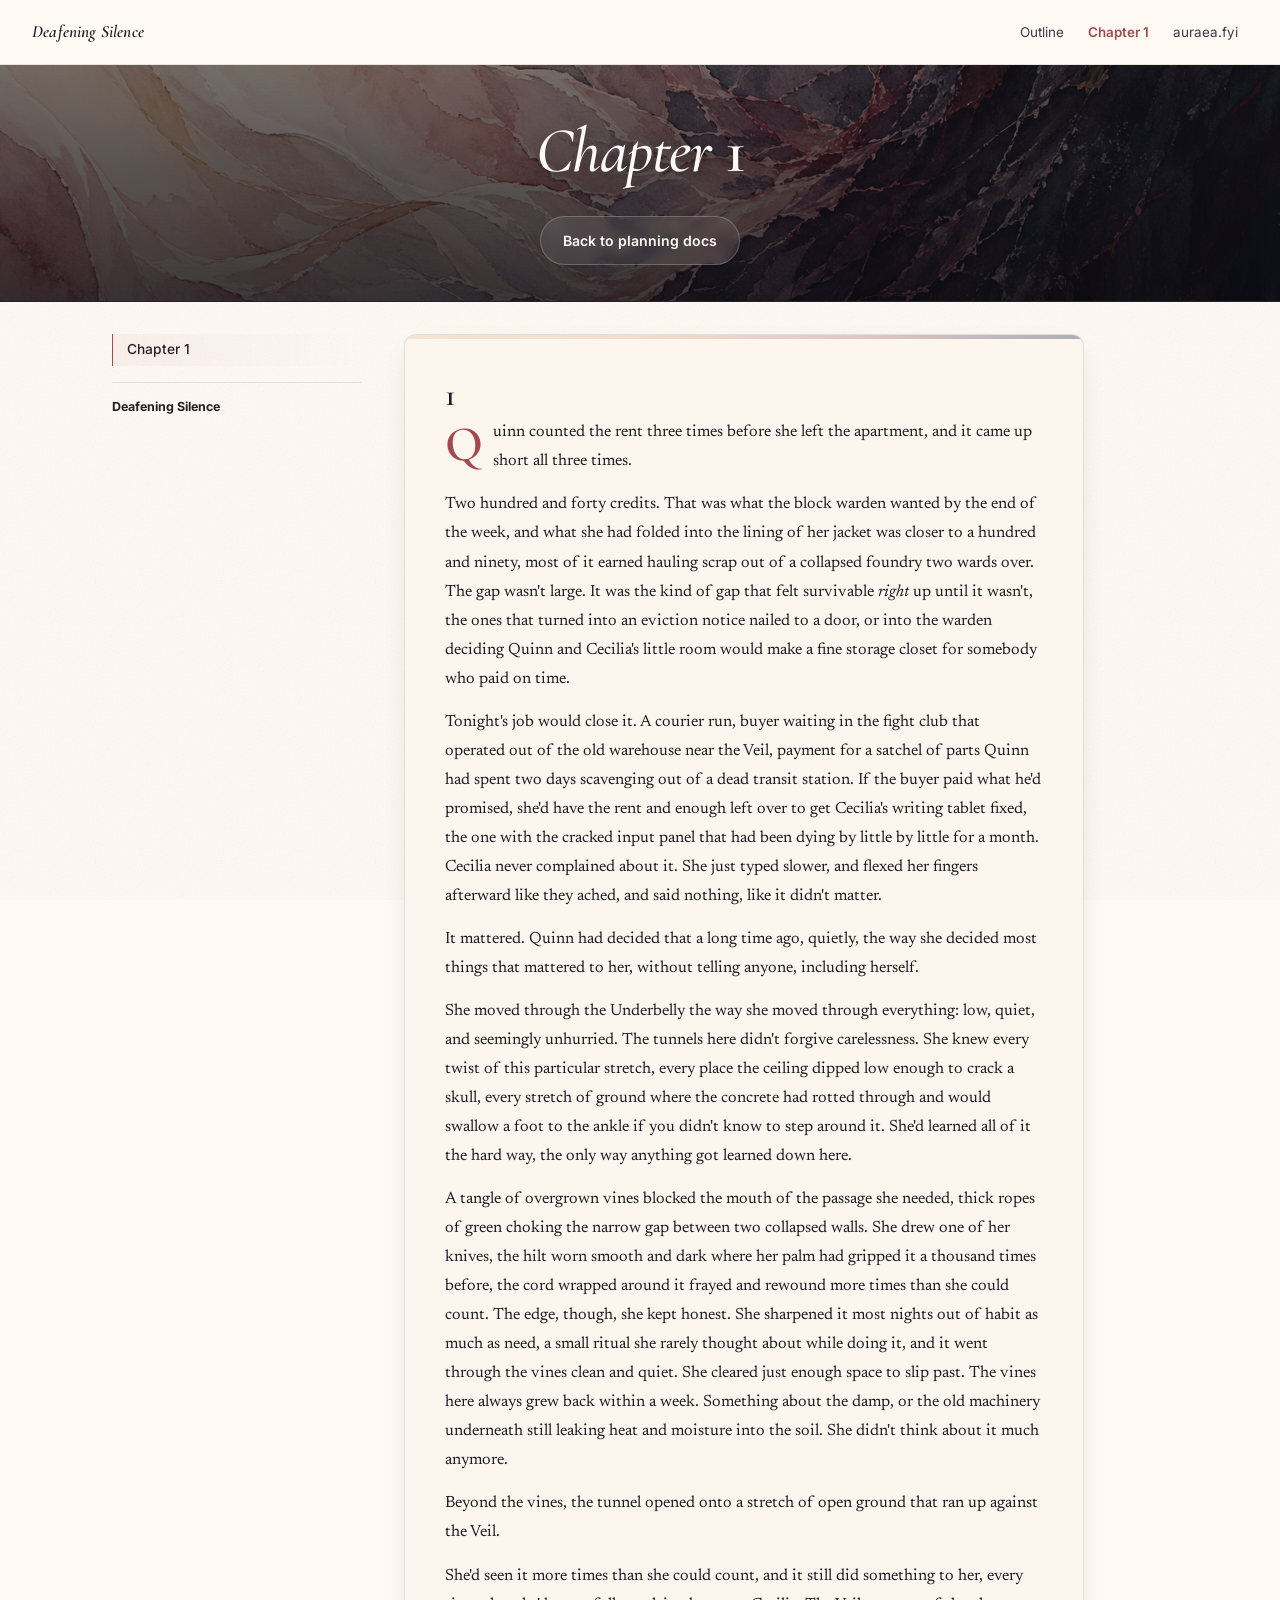
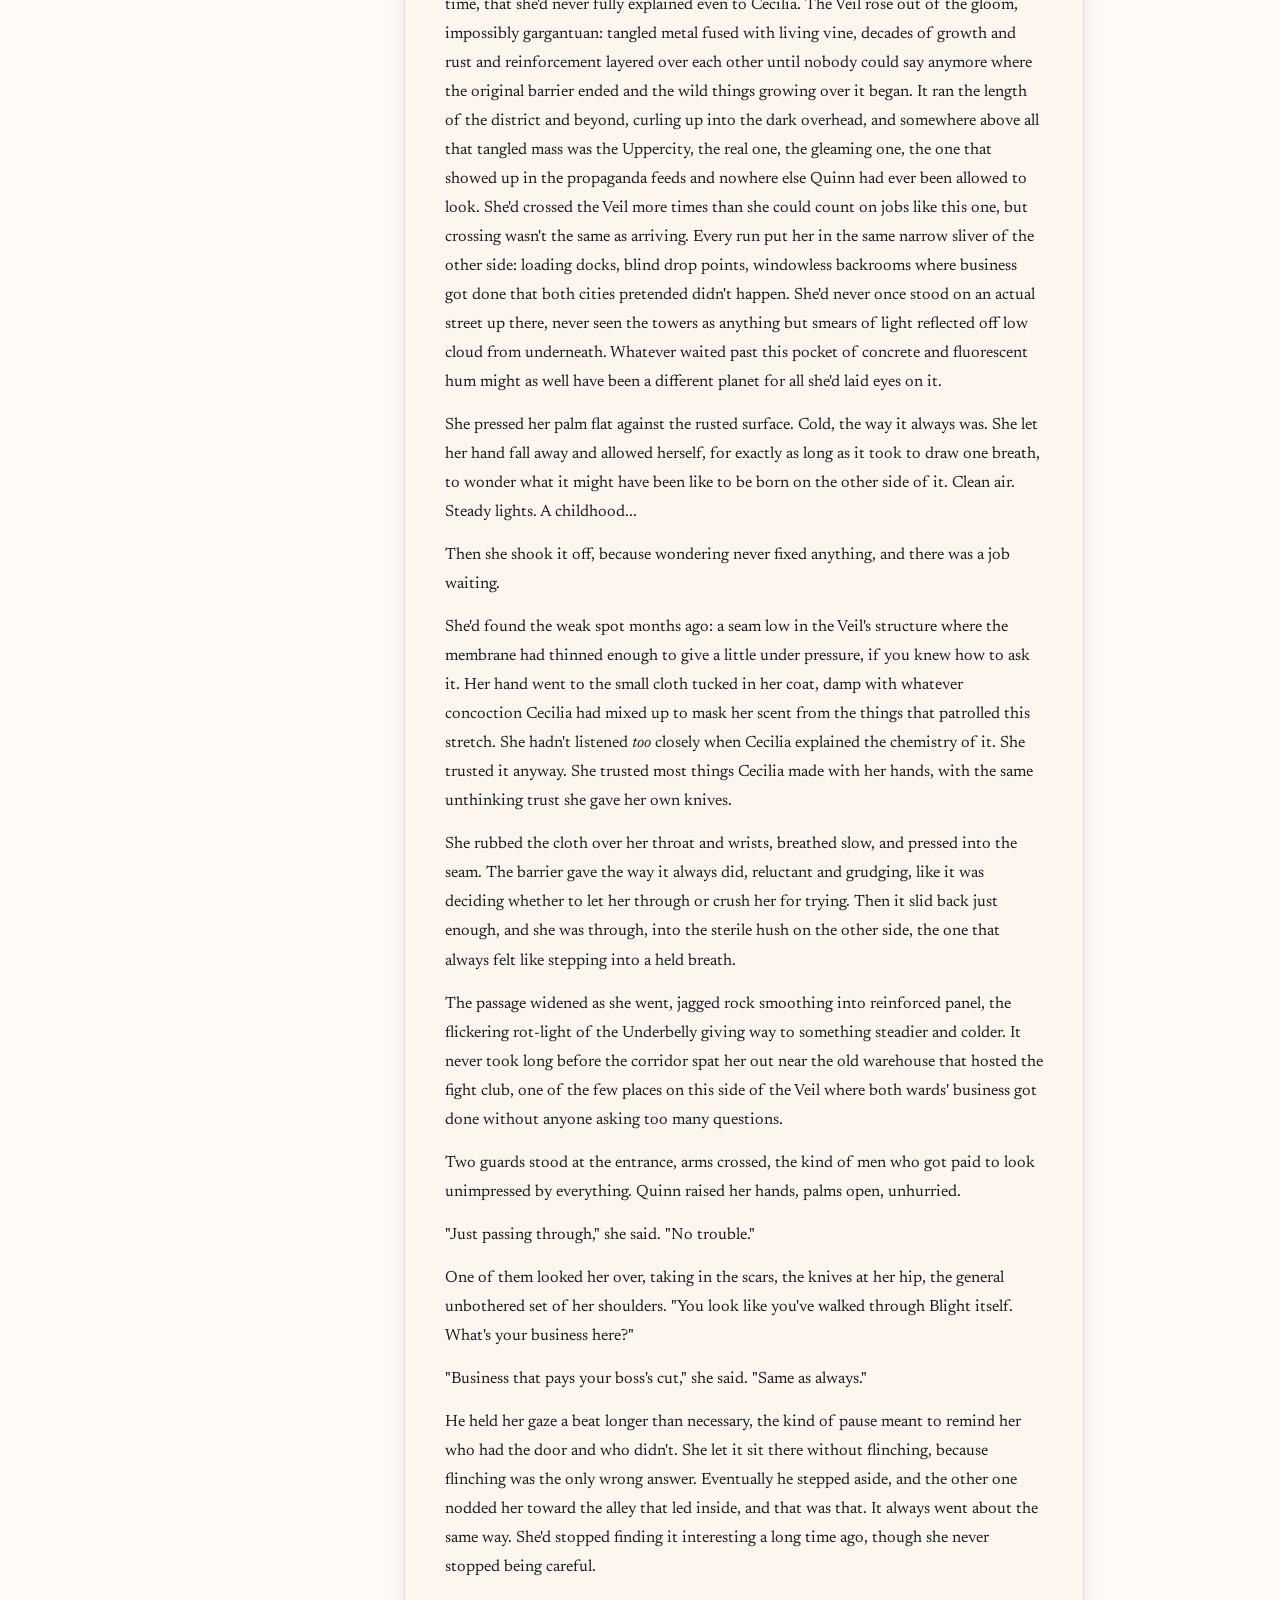
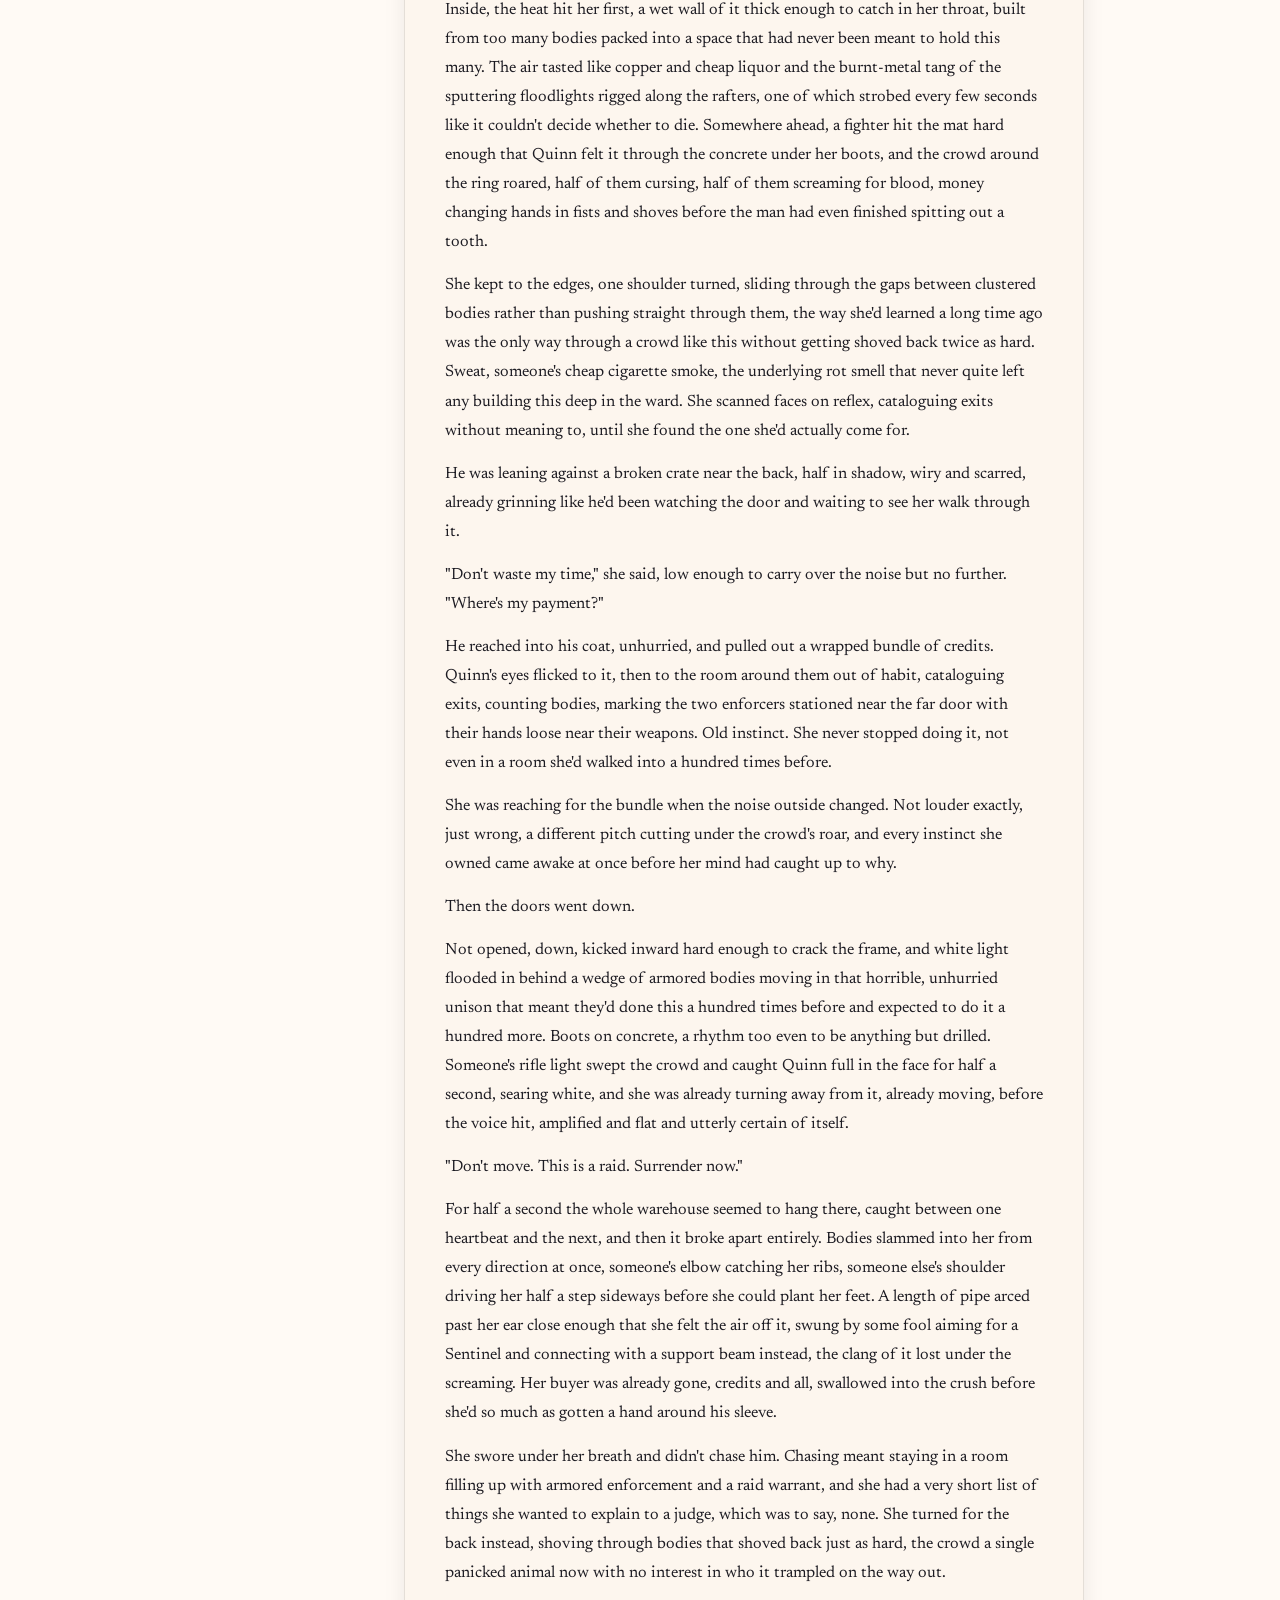
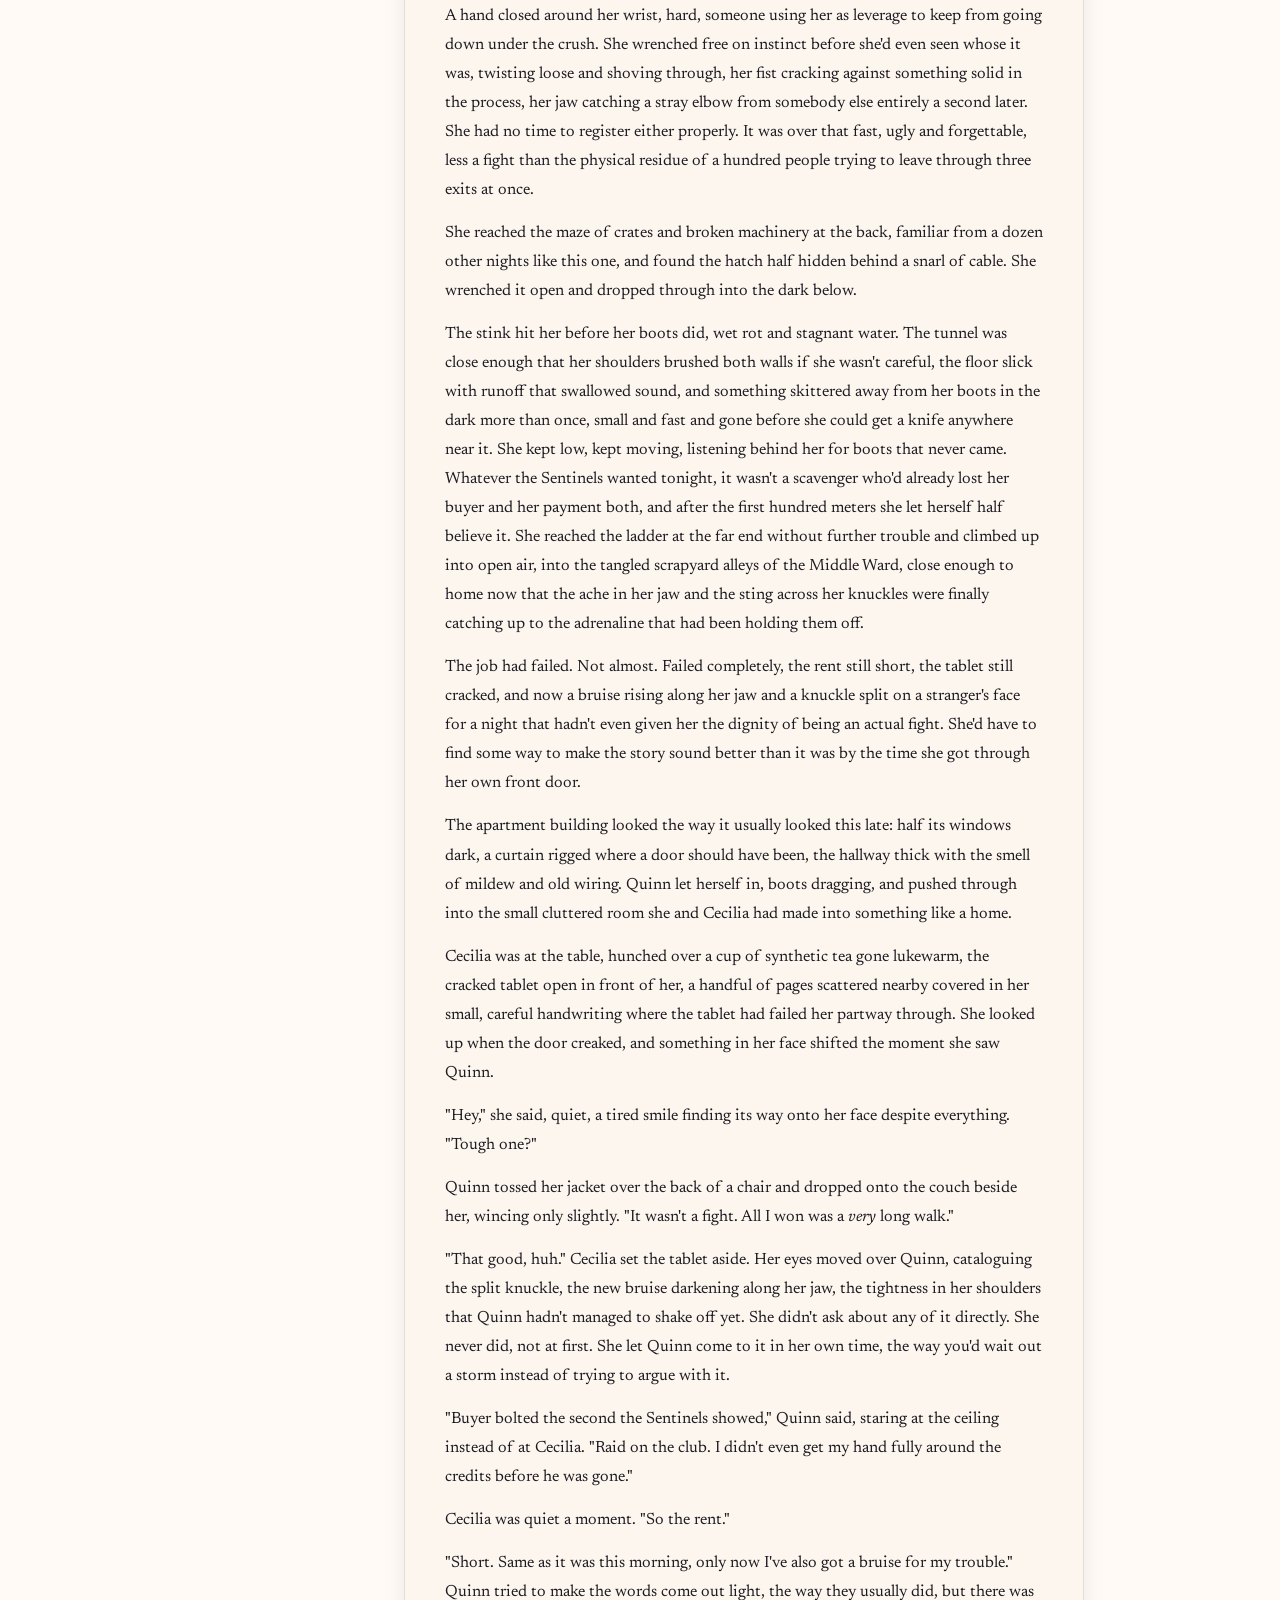
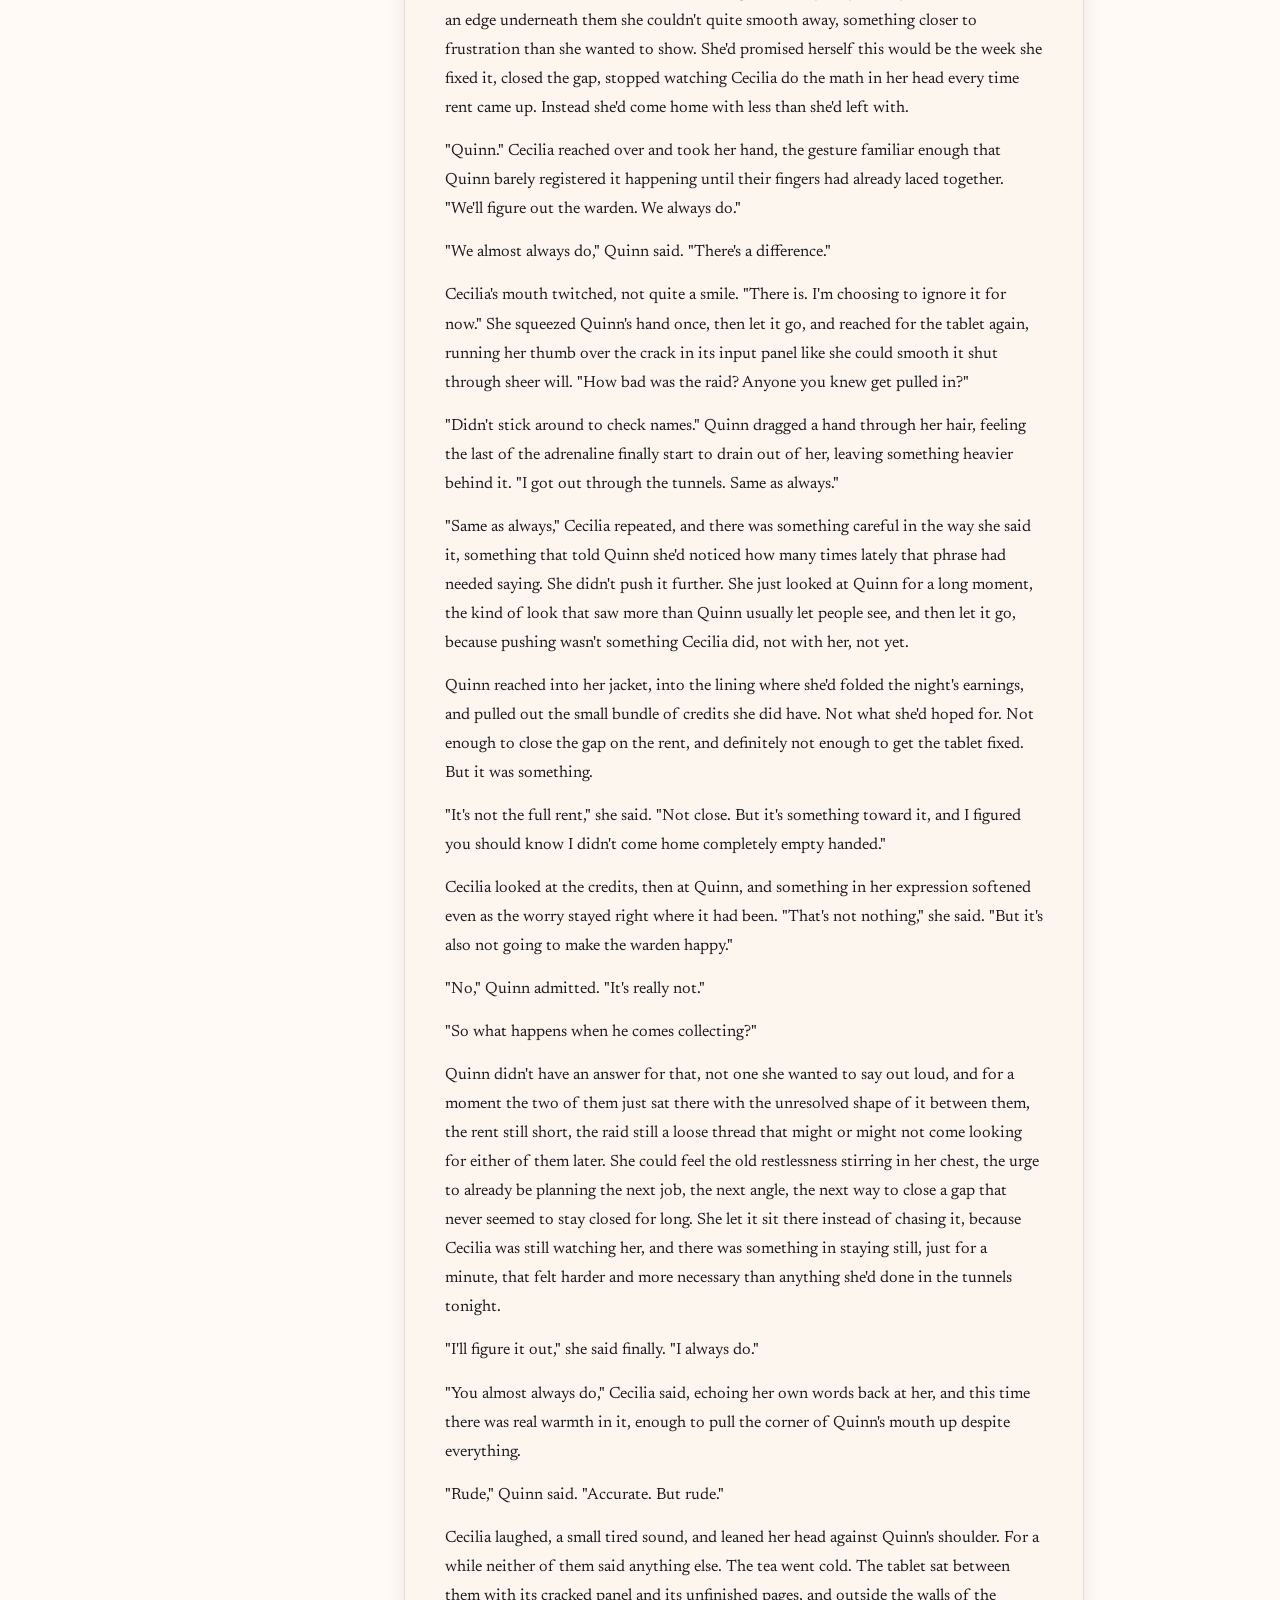
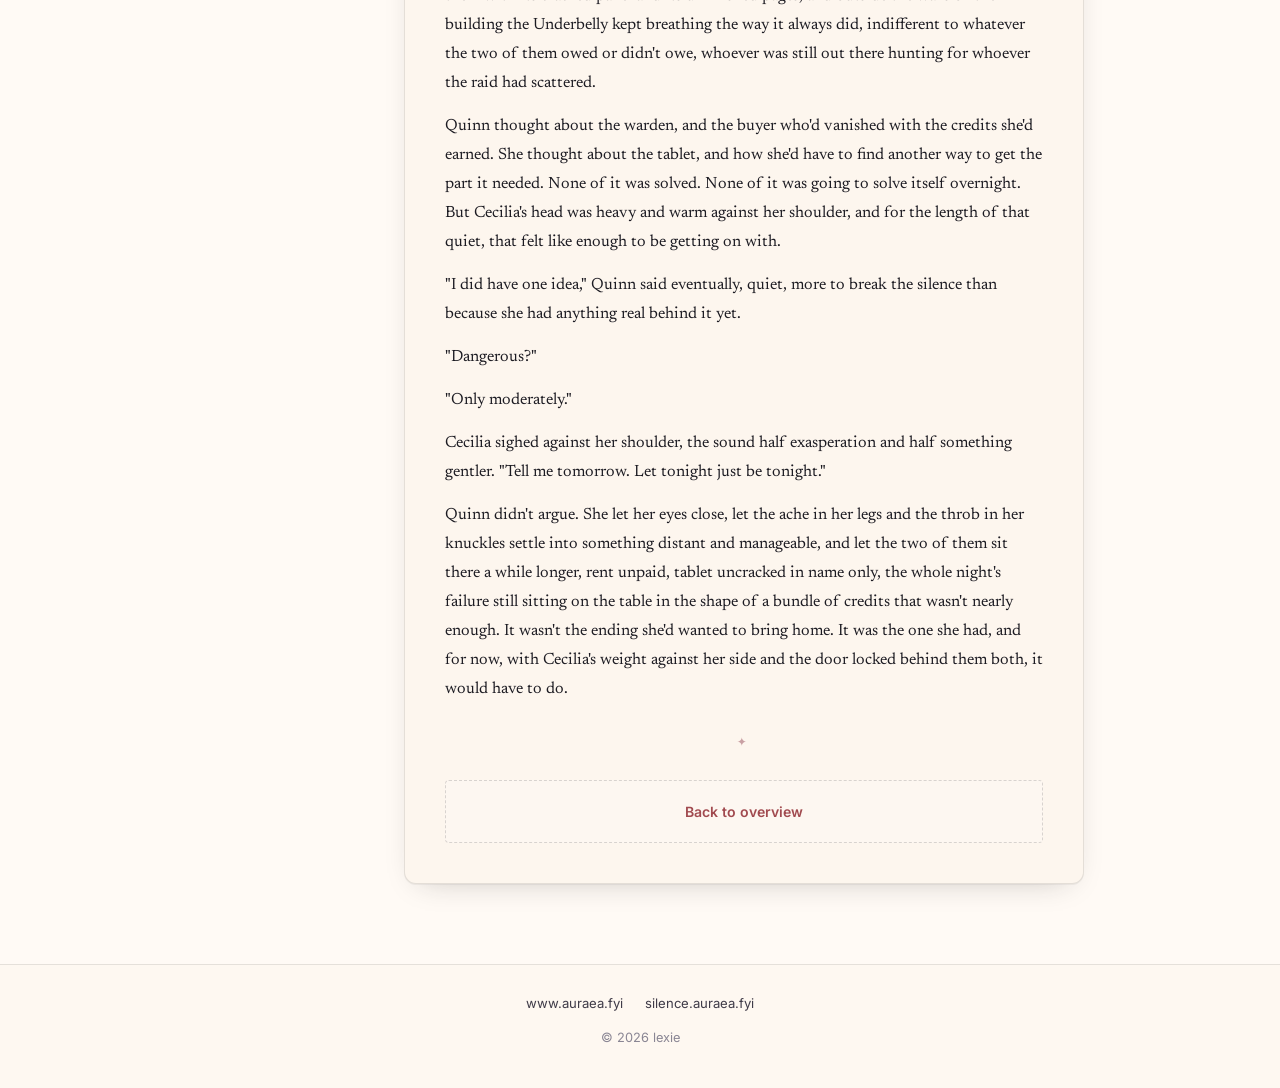
<file: chapter-1.html>
<!doctype html>
<html lang="en">
<head>
<meta charset="utf-8">
<meta name="viewport" content="width=device-width, initial-scale=1">
<title>Chapter 1</title>
<link rel="canonical" href="https://silence.auraea.fyi/chapter-1.html">
<link rel="preconnect" href="https://fonts.googleapis.com">
<link rel="preconnect" href="https://fonts.gstatic.com" crossorigin>
<link href="https://fonts.googleapis.com/css2?family=Cormorant+Garamond:ital,wght@0,400;0,500;0,600;1,400;1,500&family=Inter:wght@300;400;500;600&family=JetBrains+Mono:wght@400;500&family=Newsreader:ital,opsz,wght@0,6..72,400;0,6..72,500;1,6..72,400&display=swap" rel="stylesheet">
<link rel="stylesheet" href="css/style.css">
<link rel="icon" type="image/svg+xml" href="favicon.svg">
<link rel="alternate icon" type="image/png" href="favicon.png">
<style>

.chapter-hero{
  position:relative; overflow:hidden; isolation:isolate;
  padding:56px 24px 36px;
  background:var(--hero-bg);
  color:var(--cream);
  text-align:center;
  border-bottom:1px solid rgba(255,255,255,0.08);
}
.chapter-hero::before{
  content:""; position:absolute; inset:0; z-index:-1;
  background:
    linear-gradient(180deg, rgba(26,22,28,0.55) 0%, rgba(15,15,22,0.78) 100%),
    url("assets/fraying-silk.png");
  background-size:cover; background-position:50% 42%;
  filter:saturate(1.02) contrast(1.03);
  opacity:0.9;
}
.chapter-hero-inner{ max-width:720px; margin:0 auto; }
.chapter-eyebrow{
  display:inline-flex; align-items:center; gap:10px;
  font-family:var(--font-mono); font-size:.68rem; letter-spacing:.18em; text-transform:uppercase;
  color:var(--blush); margin-bottom:14px;
}
.chapter-eyebrow::before, .chapter-eyebrow::after{ content:""; width:18px; height:1px; background:var(--blush); opacity:.6; }
.chapter-hero h1{
  font-family:var(--font-display); font-weight:500; font-style:italic;
  font-size:clamp(2.6rem, 6vw, 4rem); line-height:.95; margin:0 0 12px;
  letter-spacing:-.02em; text-shadow:0 2px 18px rgba(0,0,0,0.35);
}
.chapter-hero h1 span{ font-style:normal; font-weight:600; }
.chapter-meta{
  font-family:var(--font-mono); font-size:.70rem; letter-spacing:.08em; text-transform:uppercase;
  color:color-mix(in srgb, var(--cream) 72%, transparent);
  display:flex; flex-wrap:wrap; justify-content:center; gap:8px 16px;
}
.chapter-meta em{ font-style:normal; color:var(--paper-2); }
.chapter-actions{ margin-top:22px; display:flex; flex-wrap:wrap; justify-content:center; gap:10px; }
.prose .chapter-num{
  display:block; font-family:var(--font-mono); font-size:.68rem; letter-spacing:.16em; text-transform:uppercase;
  color:var(--rose-deep); margin-bottom:8px;
}
.prose .chapter-title{
  font-family:var(--font-display); font-size:2rem; font-weight:600; line-height:1.1;
  margin:0 0 6px; border:none; padding:0;
}
.prose .chapter-subtitle{
  font-family:var(--font-serif); font-style:italic; font-size:1.05rem; color:var(--plum-soft);
  margin:0 0 22px; line-height:1.5;
}
.prose .lead::first-letter{
  float:left; font-family:var(--font-display); font-size:3.1rem; line-height:.82;
  padding:6px 10px 0 0; color:var(--rose-deep); font-weight:600;
}
.prose .scene-break{
  text-align:center; margin:28px auto; color:var(--rose-muted);
  font-size:12px; letter-spacing:.35em;
}
.next-card{
  margin-top:28px; padding:18px 20px;
  border:1px dashed var(--line-strong); border-radius:var(--radius);
  background:color-mix(in srgb, var(--paper) 85%, white);
  text-align:center;
}
.next-card p{ font-family:var(--font-body) !important; font-size:.88rem !important; color:var(--ink-soft) !important; margin:0 !important; }
.next-card a{ color:var(--rose-deep); text-decoration:none; font-weight:600; }
.next-card a:hover{ text-decoration:underline; }
</style>
</head>
<body>
<div class="grain" aria-hidden="true"></div>

<header class="site-header">
  <a class="brand" href="index.html" aria-label="Deafening Silence home">
    <span class="brand-name">Deafening Silence</span>
  </a>
  <button class="nav-toggle" aria-label="Toggle menu" aria-expanded="false">
    <span></span><span></span><span></span>
  </button>
  <nav class="site-nav" id="siteNav">
    <a class="nav-link" href="index.html#outline">Outline</a>
    <a class="nav-link is-active" href="chapter-1.html">Chapter 1</a>
    <a class="nav-link" href="https://www.auraea.fyi" target="_blank" rel="noopener">auraea.fyi</a>
  </nav>
</header>

<section class="chapter-hero">
  <div class="chapter-hero-inner">
    <h1><em>Chapter <span>1</span></em></h1>
    <div class="chapter-meta">
    </div>
    <div class="chapter-actions">
      <a class="btn-ghost" href="index.html#chapters">Back to planning docs</a>
    </div>
  </div>
</section>

<div class="wrap reader" id="read">
  <aside class="toc" aria-label="Chapter navigation">
    <ol>
      <li><a href="#read">Chapter 1</a></li>
    </ol>
    <div class="toc-foot">
      <p style="margin:0 0 8px;"><strong style="color:var(--plum);">Deafening Silence</strong></p>
    </div>
  </aside>

  <article class="prose">
    <div class="paper-sheet">
      <h2 class="chapter-title">1</h2>

      <p class="lead">Quinn counted the rent three times before she left the apartment, and it came up short all three times.</p>

      <p>Two hundred and forty credits. That was what the block warden wanted by the end of the week, and what she had folded into the lining of her jacket was closer to a hundred and ninety, most of it earned hauling scrap out of a collapsed foundry two wards over. The gap wasn't large. It was the kind of gap that felt survivable <em>right</em> up until it wasn't, the ones that turned into an eviction notice nailed to a door, or into the warden deciding Quinn and Cecilia's little room would make a fine storage closet for somebody who paid on time.</p>

      <p>Tonight's job would close it. A courier run, buyer waiting in the fight club that operated out of the old warehouse near the Veil, payment for a satchel of parts Quinn had spent two days scavenging out of a dead transit station. If the buyer paid what he'd promised, she'd have the rent and enough left over to get Cecilia's writing tablet fixed, the one with the cracked input panel that had been dying by little by little for a month. Cecilia never complained about it. She just typed slower, and flexed her fingers afterward like they ached, and said nothing, like it didn't matter.</p>

      <p>It mattered. Quinn had decided that a long time ago, quietly, the way she decided most things that mattered to her, without telling anyone, including herself.</p>

      <p>She moved through the Underbelly the way she moved through everything: low, quiet, and seemingly unhurried. The tunnels here didn't forgive carelessness. She knew every twist of this particular stretch, every place the ceiling dipped low enough to crack a skull, every stretch of ground where the concrete had rotted through and would swallow a foot to the ankle if you didn't know to step around it. She'd learned all of it the hard way, the only way anything got learned down here.</p>

      <p>A tangle of overgrown vines blocked the mouth of the passage she needed, thick ropes of green choking the narrow gap between two collapsed walls. She drew one of her knives, the hilt worn smooth and dark where her palm had gripped it a thousand times before, the cord wrapped around it frayed and rewound more times than she could count. The edge, though, she kept honest. She sharpened it most nights out of habit as much as need, a small ritual she rarely thought about while doing it, and it went through the vines clean and quiet. She cleared just enough space to slip past. The vines here always grew back within a week. Something about the damp, or the old machinery underneath still leaking heat and moisture into the soil. She didn't think about it much anymore.</p>

      <p>Beyond the vines, the tunnel opened onto a stretch of open ground that ran up against the Veil.</p>

      <p>She'd seen it more times than she could count, and it still did something to her, every time, that she'd never fully explained even to Cecilia. The Veil rose out of the gloom, impossibly gargantuan: tangled metal fused with living vine, decades of growth and rust and reinforcement layered over each other until nobody could say anymore where the original barrier ended and the wild things growing over it began. It ran the length of the district and beyond, curling up into the dark overhead, and somewhere above all that tangled mass was the Uppercity, the real one, the gleaming one, the one that showed up in the propaganda feeds and nowhere else Quinn had ever been allowed to look. She'd crossed the Veil more times than she could count on jobs like this one, but crossing wasn't the same as arriving. Every run put her in the same narrow sliver of the other side: loading docks, blind drop points, windowless backrooms where business got done that both cities pretended didn't happen. She'd never once stood on an actual street up there, never seen the towers as anything but smears of light reflected off low cloud from underneath. Whatever waited past this pocket of concrete and fluorescent hum might as well have been a different planet for all she'd laid eyes on it.</p>

      <p>She pressed her palm flat against the rusted surface. Cold, the way it always was. She let her hand fall away and allowed herself, for exactly as long as it took to draw one breath, to wonder what it might have been like to be born on the other side of it. Clean air. Steady lights. A childhood...</p>

      <p>Then she shook it off, because wondering never fixed anything, and there was a job waiting.</p>

      <p>She'd found the weak spot months ago: a seam low in the Veil's structure where the membrane had thinned enough to give a little under pressure, if you knew how to ask it. Her hand went to the small cloth tucked in her coat, damp with whatever concoction Cecilia had mixed up to mask her scent from the things that patrolled this stretch. She hadn't listened <em>too</em> closely when Cecilia explained the chemistry of it. She trusted it anyway. She trusted most things Cecilia made with her hands, with the same unthinking trust she gave her own knives.</p>

      <p>She rubbed the cloth over her throat and wrists, breathed slow, and pressed into the seam. The barrier gave the way it always did, reluctant and grudging, like it was deciding whether to let her through or crush her for trying. Then it slid back just enough, and she was through, into the sterile hush on the other side, the one that always felt like stepping into a held breath.</p>

      <p>The passage widened as she went, jagged rock smoothing into reinforced panel, the flickering rot-light of the Underbelly giving way to something steadier and colder. It never took long before the corridor spat her out near the old warehouse that hosted the fight club, one of the few places on this side of the Veil where both wards' business got done without anyone asking too many questions.</p>

      <p>Two guards stood at the entrance, arms crossed, the kind of men who got paid to look unimpressed by everything. Quinn raised her hands, palms open, unhurried.</p>

      <p>"Just passing through," she said. "No trouble."</p>

      <p>One of them looked her over, taking in the scars, the knives at her hip, the general unbothered set of her shoulders. "You look like you've walked through Blight itself. What's your business here?"</p>

      <p>"Business that pays your boss's cut," she said. "Same as always."</p>

      <p>He held her gaze a beat longer than necessary, the kind of pause meant to remind her who had the door and who didn't. She let it sit there without flinching, because flinching was the only wrong answer. Eventually he stepped aside, and the other one nodded her toward the alley that led inside, and that was that. It always went about the same way. She'd stopped finding it interesting a long time ago, though she never stopped being careful.</p>

      <p>Inside, the heat hit her first, a wet wall of it thick enough to catch in her throat, built from too many bodies packed into a space that had never been meant to hold this many. The air tasted like copper and cheap liquor and the burnt-metal tang of the sputtering floodlights rigged along the rafters, one of which strobed every few seconds like it couldn't decide whether to die. Somewhere ahead, a fighter hit the mat hard enough that Quinn felt it through the concrete under her boots, and the crowd around the ring roared, half of them cursing, half of them screaming for blood, money changing hands in fists and shoves before the man had even finished spitting out a tooth.</p>

      <p>She kept to the edges, one shoulder turned, sliding through the gaps between clustered bodies rather than pushing straight through them, the way she'd learned a long time ago was the only way through a crowd like this without getting shoved back twice as hard. Sweat, someone's cheap cigarette smoke, the underlying rot smell that never quite left any building this deep in the ward. She scanned faces on reflex, cataloguing exits without meaning to, until she found the one she'd actually come for.</p>

      <p>He was leaning against a broken crate near the back, half in shadow, wiry and scarred, already grinning like he'd been watching the door and waiting to see her walk through it.</p>

      <p>"Don't waste my time," she said, low enough to carry over the noise but no further. "Where's my payment?"</p>

      <p>He reached into his coat, unhurried, and pulled out a wrapped bundle of credits. Quinn's eyes flicked to it, then to the room around them out of habit, cataloguing exits, counting bodies, marking the two enforcers stationed near the far door with their hands loose near their weapons. Old instinct. She never stopped doing it, not even in a room she'd walked into a hundred times before.</p>

      <p>She was reaching for the bundle when the noise outside changed. Not louder exactly, just wrong, a different pitch cutting under the crowd's roar, and every instinct she owned came awake at once before her mind had caught up to why.</p>

      <p>Then the doors went down.</p>

      <p>Not opened, down, kicked inward hard enough to crack the frame, and white light flooded in behind a wedge of armored bodies moving in that horrible, unhurried unison that meant they'd done this a hundred times before and expected to do it a hundred more. Boots on concrete, a rhythm too even to be anything but drilled. Someone's rifle light swept the crowd and caught Quinn full in the face for half a second, searing white, and she was already turning away from it, already moving, before the voice hit, amplified and flat and utterly certain of itself.</p>

      <p>"Don't move. This is a raid. Surrender now."</p>

      <p>For half a second the whole warehouse seemed to hang there, caught between one heartbeat and the next, and then it broke apart entirely. Bodies slammed into her from every direction at once, someone's elbow catching her ribs, someone else's shoulder driving her half a step sideways before she could plant her feet. A length of pipe arced past her ear close enough that she felt the air off it, swung by some fool aiming for a Sentinel and connecting with a support beam instead, the clang of it lost under the screaming. Her buyer was already gone, credits and all, swallowed into the crush before she'd so much as gotten a hand around his sleeve.</p>

      <p>She swore under her breath and didn't chase him. Chasing meant staying in a room filling up with armored enforcement and a raid warrant, and she had a very short list of things she wanted to explain to a judge, which was to say, none. She turned for the back instead, shoving through bodies that shoved back just as hard, the crowd a single panicked animal now with no interest in who it trampled on the way out.</p>

      <p>A hand closed around her wrist, hard, someone using her as leverage to keep from going down under the crush. She wrenched free on instinct before she'd even seen whose it was, twisting loose and shoving through, her fist cracking against something solid in the process, her jaw catching a stray elbow from somebody else entirely a second later. She had no time to register either properly. It was over that fast, ugly and forgettable, less a fight than the physical residue of a hundred people trying to leave through three exits at once.</p>

      <p>She reached the maze of crates and broken machinery at the back, familiar from a dozen other nights like this one, and found the hatch half hidden behind a snarl of cable. She wrenched it open and dropped through into the dark below.</p>

      <p>The stink hit her before her boots did, wet rot and stagnant water. The tunnel was close enough that her shoulders brushed both walls if she wasn't careful, the floor slick with runoff that swallowed sound, and something skittered away from her boots in the dark more than once, small and fast and gone before she could get a knife anywhere near it. She kept low, kept moving, listening behind her for boots that never came. Whatever the Sentinels wanted tonight, it wasn't a scavenger who'd already lost her buyer and her payment both, and after the first hundred meters she let herself half believe it. She reached the ladder at the far end without further trouble and climbed up into open air, into the tangled scrapyard alleys of the Middle Ward, close enough to home now that the ache in her jaw and the sting across her knuckles were finally catching up to the adrenaline that had been holding them off.</p>

      <p>The job had failed. Not almost. Failed completely, the rent still short, the tablet still cracked, and now a bruise rising along her jaw and a knuckle split on a stranger's face for a night that hadn't even given her the dignity of being an actual fight. She'd have to find some way to make the story sound better than it was by the time she got through her own front door.</p>

      <p>The apartment building looked the way it usually looked this late: half its windows dark, a curtain rigged where a door should have been, the hallway thick with the smell of mildew and old wiring. Quinn let herself in, boots dragging, and pushed through into the small cluttered room she and Cecilia had made into something like a home.</p>

      <p>Cecilia was at the table, hunched over a cup of synthetic tea gone lukewarm, the cracked tablet open in front of her, a handful of pages scattered nearby covered in her small, careful handwriting where the tablet had failed her partway through. She looked up when the door creaked, and something in her face shifted the moment she saw Quinn.</p>

      <p>"Hey," she said, quiet, a tired smile finding its way onto her face despite everything. "Tough one?"</p>

      <p>Quinn tossed her jacket over the back of a chair and dropped onto the couch beside her, wincing only slightly. "It wasn't a fight. All I won was a <em>very</em> long walk."</p>

      <p>"That good, huh." Cecilia set the tablet aside. Her eyes moved over Quinn, cataloguing the split knuckle, the new bruise darkening along her jaw, the tightness in her shoulders that Quinn hadn't managed to shake off yet. She didn't ask about any of it directly. She never did, not at first. She let Quinn come to it in her own time, the way you'd wait out a storm instead of trying to argue with it.</p>

      <p>"Buyer bolted the second the Sentinels showed," Quinn said, staring at the ceiling instead of at Cecilia. "Raid on the club. I didn't even get my hand fully around the credits before he was gone."</p>

      <p>Cecilia was quiet a moment. "So the rent."</p>

      <p>"Short. Same as it was this morning, only now I've also got a bruise for my trouble." Quinn tried to make the words come out light, the way they usually did, but there was an edge underneath them she couldn't quite smooth away, something closer to frustration than she wanted to show. She'd promised herself this would be the week she fixed it, closed the gap, stopped watching Cecilia do the math in her head every time rent came up. Instead she'd come home with less than she'd left with.</p>

      <p>"Quinn." Cecilia reached over and took her hand, the gesture familiar enough that Quinn barely registered it happening until their fingers had already laced together. "We'll figure out the warden. We always do."</p>

      <p>"We almost always do," Quinn said. "There's a difference."</p>

      <p>Cecilia's mouth twitched, not quite a smile. "There is. I'm choosing to ignore it for now." She squeezed Quinn's hand once, then let it go, and reached for the tablet again, running her thumb over the crack in its input panel like she could smooth it shut through sheer will. "How bad was the raid? Anyone you knew get pulled in?"</p>

      <p>"Didn't stick around to check names." Quinn dragged a hand through her hair, feeling the last of the adrenaline finally start to drain out of her, leaving something heavier behind it. "I got out through the tunnels. Same as always."</p>

      <p>"Same as always," Cecilia repeated, and there was something careful in the way she said it, something that told Quinn she'd noticed how many times lately that phrase had needed saying. She didn't push it further. She just looked at Quinn for a long moment, the kind of look that saw more than Quinn usually let people see, and then let it go, because pushing wasn't something Cecilia did, not with her, not yet.</p>

      <p>Quinn reached into her jacket, into the lining where she'd folded the night's earnings, and pulled out the small bundle of credits she did have. Not what she'd hoped for. Not enough to close the gap on the rent, and definitely not enough to get the tablet fixed. But it was something.</p>

      <p>"It's not the full rent," she said. "Not close. But it's something toward it, and I figured you should know I didn't come home completely empty handed."</p>

      <p>Cecilia looked at the credits, then at Quinn, and something in her expression softened even as the worry stayed right where it had been. "That's not nothing," she said. "But it's also not going to make the warden happy."</p>

      <p>"No," Quinn admitted. "It's really not."</p>

      <p>"So what happens when he comes collecting?"</p>

      <p>Quinn didn't have an answer for that, not one she wanted to say out loud, and for a moment the two of them just sat there with the unresolved shape of it between them, the rent still short, the raid still a loose thread that might or might not come looking for either of them later. She could feel the old restlessness stirring in her chest, the urge to already be planning the next job, the next angle, the next way to close a gap that never seemed to stay closed for long. She let it sit there instead of chasing it, because Cecilia was still watching her, and there was something in staying still, just for a minute, that felt harder and more necessary than anything she'd done in the tunnels tonight.</p>

      <p>"I'll figure it out," she said finally. "I always do."</p>

      <p>"You almost always do," Cecilia said, echoing her own words back at her, and this time there was real warmth in it, enough to pull the corner of Quinn's mouth up despite everything.</p>

      <p>"Rude," Quinn said. "Accurate. But rude."</p>

      <p>Cecilia laughed, a small tired sound, and leaned her head against Quinn's shoulder. For a while neither of them said anything else. The tea went cold. The tablet sat between them with its cracked panel and its unfinished pages, and outside the walls of the building the Underbelly kept breathing the way it always did, indifferent to whatever the two of them owed or didn't owe, whoever was still out there hunting for whoever the raid had scattered.</p>

      <p>Quinn thought about the warden, and the buyer who'd vanished with the credits she'd earned. She thought about the tablet, and how she'd have to find another way to get the part it needed. None of it was solved. None of it was going to solve itself overnight. But Cecilia's head was heavy and warm against her shoulder, and for the length of that quiet, that felt like enough to be getting on with.</p>

      <p>"I did have one idea," Quinn said eventually, quiet, more to break the silence than because she had anything real behind it yet.</p>

      <p>"Dangerous?"</p>

      <p>"Only moderately."</p>

      <p>Cecilia sighed against her shoulder, the sound half exasperation and half something gentler. "Tell me tomorrow. Let tonight just be tonight."</p>

      <p>Quinn didn't argue. She let her eyes close, let the ache in her legs and the throb in her knuckles settle into something distant and manageable, and let the two of them sit there a while longer, rent unpaid, tablet uncracked in name only, the whole night's failure still sitting on the table in the shape of a bundle of credits that wasn't nearly enough. It wasn't the ending she'd wanted to bring home. It was the one she had, and for now, with Cecilia's weight against her side and the door locked behind them both, it would have to do.</p>

      <div class="scene-break" aria-hidden="true">&nbsp; ✦ &nbsp;</div>

      <div class="next-card" id="continue">
        <p><a href="index.html#chapters">Back to overview</a></p>
      </div>

    </div>
  </article>
</div>

<footer class="site-footer">
  <div class="footer-links">
    <a href="https://www.auraea.fyi">www.auraea.fyi</a>
    <a href="https://silence.auraea.fyi">silence.auraea.fyi</a>
    </div>
  <div>© <span id="year"></span> lexie</div>
</footer>

<button class="to-top" id="toTop" aria-label="Back to top">
  <svg viewBox="0 0 24 24" fill="none" stroke="currentColor" stroke-width="2" width="16" height="16"><path d="M18 15l-6-6-6 6"/></svg>
</button>

<script src="js/render.js"></script>
</body>
</html>
</file>
<file: css/style.css>
:root{
  --cream:        #fffaf5;
  --paper:        #fdf6ee;
  --paper-2:      #f2e6d9;
  --paper-3:      #e8d5c4;
  --blush:        #e9c9b8;
  --rose:         #d4a0a0;
  --rose-deep:    #a14a4f;
  --rose-muted:   #c9a0a3;
  --plum:         #2a1e24;
  --plum-soft:    #4a3440;
  --plum-faint:   #8a7480;
  --ink:          #1c1b22;
  --ink-soft:     #3e3a47;
  --ink-faint:    #8a8694;
  --slate:        #6b7288;
  --blood:        #9c2d2f;
  --blood-soft:   #c25a5c;
  --gold:         #c9a063;
  --gold-deep:    #a67f45;

  --line:         rgba(28,27,34,0.11);
  --line-strong:  rgba(28,27,34,0.16);
  --line-warm:    rgba(161,74,79,0.18);

  --hero-bg:      #0f0f16;

  --font-display: "Cormorant Garamond", "Iowan Old Style", ui-serif, Georgia, serif;
  --font-body:    "Inter", ui-sans-serif, system-ui, -apple-system, sans-serif;
  --font-serif:   "Newsreader", "Iowan Old Style", ui-serif, Georgia, serif;
  --font-mono:    "JetBrains Mono", ui-monospace, "SFMono-Regular", Menlo, monospace;

  --radius:       4px;
  --radius-lg:    12px;
  --shadow:       0 1px 0 rgba(28,27,34,0.06), 0 16px 40px -22px rgba(28,27,34,0.35);
  --shadow-card:  0 1px 0 rgba(28,27,34,0.05), 0 10px 30px -16px rgba(28,27,34,0.28);
}

*{ box-sizing:border-box; }
html{ scroll-behavior:smooth; }
body{
  margin:0;
  font-family:var(--font-body);
  font-size:16px;
  line-height:1.65;
  color:var(--ink);
  background:var(--cream);
  -webkit-font-smoothing:antialiased;
  overflow-x:hidden;
}
img{ max-width:100%; display:block; }
a{ color:inherit; }
::selection{ background:var(--rose); color:var(--plum); }
a:focus-visible, button:focus-visible{
  outline:2px solid var(--rose-deep);
  outline-offset:3px;
  border-radius:2px;
}

.grain{
  position:fixed; inset:0; z-index:-1; pointer-events:none;
  opacity:.22; mix-blend-mode:multiply;
  background-image:url("data:image/svg+xml,%3Csvg xmlns='http://www.w3.org/2000/svg' width='140' height='140'%3E%3Cfilter id='n'%3E%3CfeTurbulence type='fractalNoise' baseFrequency='0.85' numOctaves='2' stitchTiles='stitch'/%3E%3C/filter%3E%3Crect width='100%25' height='100%25' filter='url(%23n)' opacity='0.45'/%3E%3C/svg%3E");
}

.site-header{
  position:sticky; top:0; z-index:40;
  display:flex; align-items:center; gap:20px;
  padding:14px clamp(16px,4vw,32px);
  background:color-mix(in srgb, var(--cream) 82%, transparent);
  backdrop-filter:blur(14px) saturate(1.2);
  -webkit-backdrop-filter:blur(14px) saturate(1.2);
  border-bottom:1px solid var(--line);
}
.brand{
  display:flex; align-items:center; gap:10px;
  text-decoration:none; color:var(--ink); margin-right:auto;
}
.brand-mark{
  width:22px; height:22px; flex:none;
  color:var(--rose-deep);
  display:grid; place-items:center;
}
.brand-mark svg{ width:100%; height:100%; }
.brand-name{
  font-family:var(--font-display);
  font-style:italic; font-weight:600; font-size:1.08rem;
  letter-spacing:.01em;
}
.brand-sub{
  font-family:var(--font-mono);
  font-size:.66rem; letter-spacing:.14em; text-transform:uppercase;
  color:var(--ink-faint); margin-left:8px; padding-left:10px;
  border-left:1px solid var(--line);
}
.site-nav{ display:flex; flex-wrap:wrap; gap:4px; }
.nav-link{
  font-size:.84rem; text-decoration:none;
  color:var(--ink-soft); padding:7px 10px;
  border-radius:var(--radius); white-space:nowrap;
  transition:background .15s, color .15s;
}
.nav-link:hover{ color:var(--ink); background:var(--paper-2); }
.nav-link.is-active{ color:var(--rose-deep); font-weight:600; }
.nav-toggle{
  display:none; flex-direction:column; justify-content:center; gap:4px;
  width:30px; height:30px; background:none; border:none; cursor:pointer; padding:0;
}
.nav-toggle span{ width:100%; height:2px; background:var(--ink); border-radius:2px; }
@media(max-width:860px){
  .site-nav{
    display:none; position:absolute; top:100%; left:0; right:0;
    background:var(--cream); border-bottom:1px solid var(--line);
    padding:8px 16px 16px; flex-direction:column;
  }
  .site-nav.is-open{ display:flex; }
  .nav-toggle{ display:flex; }
  .brand-sub{ display:none; }
}

.hero{
  position:relative; overflow:hidden; isolation:isolate;
  min-height:min(88vh, 820px);
  display:grid; place-items:center;
  padding:72px 24px 64px;
  background:var(--hero-bg);
  color:var(--cream);
}
.hero-bg{
  position:absolute; inset:0; z-index:-2;
  background:
    linear-gradient(102deg, rgba(26,22,28,0.72) 0%, rgba(26,22,28,0.48) 38%, rgba(26,22,28,0.22) 62%, rgba(26,22,28,0.10) 100%),
    linear-gradient(180deg, rgba(15,15,22,0.35) 0%, rgba(15,15,22,0.05) 100%),
    url("../assets/fraying-silk.png");
  background-size:cover;
  background-position:52% center;
  filter:saturate(1.05) contrast(1.02);
}
.hero::after{
  content:"";
  position:absolute; inset:0; z-index:-1;
  background:
    radial-gradient(70% 90% at 18% 18%, rgba(253,246,238,0.10), transparent 60%),
    radial-gradient(55% 70% at 82% 82%, rgba(161,74,79,0.18), transparent 65%);
  pointer-events:none;
}

.hero-torn{
  position:absolute; left:0; right:0; bottom:-1px; height:24px; z-index:1;
  pointer-events:none; color:var(--cream);
}
.hero-torn svg{ width:100%; height:100%; display:block; }
.hero-torn::before{
  content:""; position:absolute; left:0; right:0; top:0; height:1px;
  background:linear-gradient(90deg, transparent, rgba(28,27,34,0.08) 10%, rgba(161,74,79,0.14) 50%, rgba(28,27,34,0.08) 90%, transparent);
}
.hero-torn::after{
  content:""; position:absolute; left:0; right:0; top:1px; height:10px;
  background:linear-gradient(180deg, rgba(28,27,34,0.07), transparent);
  opacity:.9;
}
body.is-blighted .hero-torn{
  color:#fdf1e0;
}
body.is-blighted .hero-torn::before{
  background:linear-gradient(90deg, transparent, rgba(33,26,19,0.08) 10%, rgba(60,30,34,0.12) 50%, rgba(33,26,19,0.08) 90%, transparent);
}
body.is-blighted .hero-torn::after{
  background:linear-gradient(180deg, rgba(33,26,19,0.08), transparent);
}
.hero-inner{
  max-width:860px; margin:0 auto; text-align:center;
  padding:0 8px;
}
.hero-eyebrow{
  display:inline-flex; align-items:center; gap:10px;
  font-family:var(--font-mono);
  font-size:.68rem; letter-spacing:.18em; text-transform:uppercase;
  color:var(--blush); margin-bottom:20px;
  opacity:.95;
}
.hero-eyebrow::before, .hero-eyebrow::after{
  content:""; width:26px; height:1px; background:var(--blush); opacity:.6;
}
.hero h1{
  font-family:var(--font-display);
  font-weight:500; font-style:italic;
  font-size:clamp(2.9rem, 7vw, 5.2rem);
  line-height:.92; margin:0 0 14px;
  letter-spacing:-.015em;
  text-shadow:0 2px 20px rgba(0,0,0,0.35);
}
.hero h1 em{ font-style:normal; font-weight:600; letter-spacing:-.03em; }
.hero-sub{
  font-family:var(--font-serif);
  font-style:italic; font-size:clamp(1.05rem, 2.2vw, 1.32rem);
  color:var(--paper-2); max-width:48ch; margin:0 auto;
  line-height:1.45; opacity:.92;
}
.hero-meta{
  margin-top:18px;
  font-family:var(--font-mono);
  font-size:.70rem; letter-spacing:.10em; text-transform:uppercase;
  color:color-mix(in srgb, var(--cream) 70%, transparent);
}
.hero-ctas{
  display:flex; flex-wrap:wrap; justify-content:center; gap:12px;
  margin-top:32px;
}
.btn-primary, .btn-ghost{
  display:inline-flex; align-items:center; gap:9px;
  padding:12px 22px; border-radius:999px;
  font-family:var(--font-body); font-weight:600; font-size:.88rem;
  text-decoration:none; cursor:pointer;
  transition:transform .15s, background .15s, border-color .15s, color .15s;
}
.btn-primary{
  color:var(--ink); background:var(--cream);
  border:1px solid var(--cream);
}
.btn-primary:hover{ transform:translateY(-1px); background:var(--paper); }
.btn-ghost{
  color:var(--cream); background:rgba(255,250,245,0.08);
  border:1px solid rgba(255,250,245,0.22);
  backdrop-filter:blur(6px);
}
.btn-ghost:hover{ background:rgba(255,250,245,0.14); transform:translateY(-1px); border-color:rgba(255,250,245,0.34); }
.btn-primary svg, .btn-ghost svg{ width:16px; height:16px; flex:none; }

.thread-divider{
  position: relative;
  width: min(900px, 92vw);
  height: 28px;
  margin: 8px auto;
  cursor: pointer;
  user-select: none;
  -webkit-user-select: none;
  display: block;
  transition: height 620ms cubic-bezier(.22,1,.36,1), margin 620ms ease;
}
.thread-divider.is-blighted{
  height: 150px;
  margin: 8px auto;
}
.thread-divider svg{
  position: absolute;
  left: 0; top: 50%;
  width: 100%;
  height: auto;
  transform: translateY(-50%);
  overflow: visible;
  pointer-events: none;
}
.thread-divider .clean{
  position: absolute;
  left: 0; right: 0; top: 50%;
  transform: translateY(-50%);
  display: flex;
  align-items: center;
  gap: 16px;
  padding: 0 20px;
  color: var(--rose-muted);
  transition: opacity 500ms ease;
  pointer-events: none;
}
.thread-divider .clean-line{
  flex: 1;
  height: 1px;
  background: var(--rose-muted);
  opacity: 0.9;
}
.thread-divider .clean-star{
  flex: none;
  font-size: 14px;
  line-height: 1;
  color: var(--rose-muted);
}
.thread-divider.is-blighted .clean{ opacity: 0; }
.thread-divider:focus-visible{
  outline:2px solid var(--rose-deep);
  outline-offset:4px;
  border-radius:2px;
}
 .thread-divider .blight-svg{
  background: none !important;
  background-image: none !important;
  border: none !important;
  padding: 0 !important;
  margin: 0 !important;
  border-radius: 0 !important;
  position: absolute !important;
  overflow: visible !important;
  pointer-events: none !important;
}
 @media(max-width:900px){
  .thread-divider.is-blighted{ height: 120px; }
}
  @media(max-width:600px){
  .thread-divider{ height: 24px; }
  .thread-divider.is-blighted{ height: 96px; margin: 8px auto; }
}

/* ── Blight bleed: site-wide extras triggered by .is-blighted on body ── */
body{
  transition: background-color 700ms ease, filter 700ms ease;
}
body.is-blighted{
  background-color: #fdf1e0;
}
body.is-blighted .site-header{
  border-bottom-color: rgba(33,26,19,0.22);
  background: color-mix(in srgb, var(--cream) 76%, #211a13 8%);
  transition: background 700ms ease, border-color 700ms ease;
}
body.is-blighted .hero-bg{
  background:
    linear-gradient(102deg, rgba(26,22,28,0.72) 0%, rgba(26,22,28,0.48) 38%, rgba(26,22,28,0.22) 62%, rgba(26,22,28,0.10) 100%),
    linear-gradient(180deg, rgba(15,15,22,0.35) 0%, rgba(15,15,22,0.05) 100%),
    url("../assets/blight.png");
  background-size: cover;
  background-position: 52% center;
  filter: saturate(0.62) contrast(1.08) brightness(0.88);
  transition: filter 700ms ease, background 700ms ease;
}
body.is-blighted .hero::after{
  background:
    radial-gradient(70% 90% at 18% 18%, rgba(33,26,19,0.22), transparent 60%),
    radial-gradient(55% 70% at 82% 82%, rgba(33,26,19,0.18), transparent 65%);
  opacity: 0.95;
  transition: background 700ms ease;
}
body.is-blighted .paper-sheet,
body.is-blighted .doc-card{
  border-color: rgba(33,26,19,0.18);
  box-shadow: 0 1px 0 rgba(33,26,19,0.07), 0 18px 42px -22px rgba(33,26,19,0.45), 0 0 0 1px rgba(33,26,19,0.04) inset;
  transition: border-color 700ms ease, box-shadow 700ms ease;
}
body.is-blighted .paper-sheet::before{
  background: linear-gradient(90deg, #211a13, #5a2a2e, #8a3a3f, #211a13);
  opacity: 0.85;
}
body.is-blighted .doc-card::before{ opacity: 0.65; }
body.is-blighted .doc-card--featured{
  background:
    linear-gradient(180deg, rgba(253,246,238,0.94), rgba(253,246,238,0.94)),
    url("../assets/blight.png");
  background-size: cover; background-position: 60% center;
  border-color: rgba(33,26,19,0.22);
}
body.is-blighted .chapter-hero::before{
  background:
    linear-gradient(180deg, rgba(26,22,28,0.55) 0%, rgba(15,15,22,0.78) 100%),
    url("../assets/blight.png");
  background-size: cover; background-position: 50% 42%;
}
body.is-blighted .site-footer{
  border-top-color: rgba(33,26,19,0.14);
  background: color-mix(in srgb, var(--paper) 55%, #211a13 6%);
}
body.is-blighted .grain{ opacity: .30; }
body.is-blighted .reader{
  padding-top: 12px;
  transition: padding-top 620ms ease;
}

/* soft vignette veil — does not block interaction */
body::after{
  content: "";
  position: fixed;
  inset: 0;
  z-index: 1;
  pointer-events: none;
  opacity: 0;
  transition: opacity 700ms ease;
  background:
    radial-gradient(120% 70% at 50% -8%, rgba(33,26,19,0.10), transparent 58%),
    radial-gradient(100% 60% at 50% 112%, rgba(33,26,19,0.09), transparent 62%),
    radial-gradient(70% 50% at 0% 50%, rgba(33,26,19,0.06), transparent 62%),
    radial-gradient(70% 50% at 100% 50%, rgba(33,26,19,0.06), transparent 62%);
}
body.is-blighted::after{ opacity: 1; }

/* faint thorny corner tendrils — reveal with body blight */
body.is-blighted .hero,
body.is-blighted .site-footer{
  position: relative;
}
body.is-blighted .hero-inner{ position: relative; z-index: 1; }
body.is-blighted .hero::before{
  content: "";
  position: absolute;
  inset: 0;
  z-index: 0;
  pointer-events: none;
  opacity: 0.18;
  background:
    url("data:image/svg+xml,%3Csvg xmlns='http://www.w3.org/2000/svg' viewBox='0 0 200 80'%3E%3Cpath d='M0 40 C30 5, 60 75, 100 40 S170 5, 200 40' fill='none' stroke='%23211a13' stroke-width='1.1' opacity='0.9'/%3E%3Cpath d='M0 55 C40 20, 70 85, 110 55 S170 22, 200 55' fill='none' stroke='%235a2a2e' stroke-width='0.8' opacity='0.7'/%3E%3C/svg%3E") center/cover no-repeat;
  mix-blend-mode: multiply;
  transition: opacity 700ms ease;
}
@media(prefers-reduced-motion:reduce){
  .thread-divider{ transition: none; }
  body, body.is-blighted .hero-bg, body::after{ transition: none; }
}

.wrap{ max-width:1120px; margin:0 auto; padding:0 clamp(16px,4vw,32px); }
.wrap-narrow{ max-width:780px; }

.intro{
  max-width:62ch; margin:56px auto 36px; text-align:center;
  padding:0 24px;
}
.intro-label{
  font-family:var(--font-mono); font-size:.68rem; letter-spacing:.16em; text-transform:uppercase;
  color:var(--rose-deep); margin-bottom:10px;
}
.intro p{
  font-family:var(--font-serif); font-size:1.06rem; line-height:1.75;
  color:var(--ink-soft); margin:0;
}
.intro p + p{ margin-top:14px; }

.section-heading{
  display:flex; align-items:baseline; gap:14px;
  margin:56px 0 22px;
}
.section-heading h2{
  font-family:var(--font-display); font-size:1.55rem; margin:0; font-weight:600;
}
.section-heading::after{ content:""; flex:1; height:1px; background:var(--line); }
.section-sub{
  color:var(--ink-soft); font-size:.95rem; max-width:60ch; margin:-8px 0 24px;
  line-height:1.6;
}
.doc-grid{
  display:grid; grid-template-columns:repeat(auto-fill, minmax(280px,1fr));
  gap:16px; margin-bottom:10px;
}
.doc-card{
  position:relative; display:flex; flex-direction:column; gap:10px;
  padding:22px 22px 18px;
  background:var(--paper);
  border:1px solid var(--line);
  border-radius:var(--radius-lg);
  text-decoration:none; color:var(--ink);
  box-shadow:var(--shadow-card);
  transition:transform .15s, border-color .15s, box-shadow .15s;
  overflow:hidden;
}
.doc-card::before{
  content:""; position:absolute; inset:0 0 auto 0; height:3px;
  background:linear-gradient(90deg, var(--blush), var(--rose), var(--rose-deep));
  opacity:.0; transition:opacity .15s;
}
.doc-card:hover{ transform:translateY(-2px); border-color:var(--rose-muted); box-shadow:var(--shadow); }
.doc-card:hover::before{ opacity:1; }
.doc-card--featured{
  background:
    linear-gradient(180deg, rgba(253,246,238,0.94), rgba(253,246,238,0.94)),
    url("../assets/fraying-silk.png");
  background-size:cover; background-position:60% center;
  border-color:var(--line-strong);
}
.doc-card--featured:hover{ border-color:var(--rose-deep); }
.doc-top{
  display:flex; align-items:center; gap:10px;
  font-family:var(--font-mono); font-size:.66rem; letter-spacing:.08em; text-transform:uppercase;
  color:var(--ink-faint);
}
.doc-icon{
  width:28px; height:28px; border-radius:50%;
  display:grid; place-items:center;
  background:var(--paper-2); border:1px solid var(--line);
  color:var(--rose-deep); flex:none;
}
.doc-icon svg{ width:14px; height:14px; }
.status{
  display:inline-flex; align-items:center; gap:6px;
  font-family:var(--font-mono); font-size:.64rem; letter-spacing:.08em; text-transform:uppercase;
  padding:3px 8px; border-radius:999px; border:1px solid transparent;
  margin-left:auto;
}
.status--ready{ color:#5a6e45; background:rgba(90,110,69,0.10); border-color:rgba(90,110,69,0.28); }
.status--draft{ color:var(--plum-faint); background:rgba(138,116,128,0.08); border-color:rgba(138,116,128,0.22); }
.status--empty{ color:var(--ink-faint); background:rgba(28,27,34,0.05); border-color:rgba(28,27,34,0.10); }
.doc-card h3{
  font-family:var(--font-display); font-size:1.18rem; line-height:1.25; margin:2px 0 0; font-weight:600;
}
.doc-card p{
  font-size:.88rem; color:var(--ink-soft); line-height:1.55; margin:0;
}
.doc-meta{
  margin-top:auto; padding-top:12px;
  display:flex; flex-wrap:wrap; gap:6px 14px;
  font-family:var(--font-mono); font-size:.68rem; color:var(--ink-faint);
  border-top:1px solid var(--line);
}
.doc-meta span{ white-space:nowrap; }

.reader{
  display:grid; grid-template-columns:250px minmax(0,1fr);
  gap:42px; align-items:start;
  padding-top:32px; padding-bottom:80px;
}
@media(max-width:900px){ .reader{ grid-template-columns:1fr; } }

.toc{
  position:sticky; top:86px;
  align-self:start;
}
.toc-label{
  font-family:var(--font-mono); font-size:.66rem; letter-spacing:.14em; text-transform:uppercase;
  color:var(--ink-faint); margin:0 0 12px;
  display:flex; align-items:center; gap:10px;
}
.toc-label::after{ content:""; flex:1; height:1px; background:var(--line); }
.toc ol{ list-style:none; margin:0; padding:0; border-left:1px solid var(--line); }
.toc li{ margin:0; }
.toc a{
  display:block; text-decoration:none;
  font-size:.86rem; color:var(--ink-soft);
  padding:6px 0 6px 14px; margin-left:-1px;
  border-left:1px solid transparent;
  transition:color .12s, border-color .12s, background .12s;
  line-height:1.45;
}
.toc a:hover{ color:var(--rose-deep); border-left-color:var(--rose-muted); }
.toc a.is-active{ color:var(--plum); border-left-color:var(--rose-deep); background:linear-gradient(90deg, rgba(212,160,160,0.10), transparent); font-weight:500; }
.toc .toc-h3{ padding-left:26px; font-size:.82rem; color:var(--ink-faint); }
.toc .toc-note{ font-style:italic; opacity:.75; }
.toc-foot{
  margin-top:16px; padding-top:14px; border-top:1px solid var(--line);
  font-size:.78rem; color:var(--ink-faint); line-height:1.6;
}
.toc-foot a{ color:var(--rose-deep); text-decoration:none; }
.toc-foot a:hover{ text-decoration:underline; }

.prose{
  max-width:68ch; min-width:0;
}
.prose-lede{
  font-family:var(--font-serif); font-style:italic;
  font-size:1.12rem; line-height:1.65; color:var(--plum-soft);
  border-left:3px solid var(--rose-muted);
  padding-left:18px; margin:0 0 32px;
}
.paper-sheet{
  background:var(--paper);
  border:1px solid var(--line);
  border-radius:var(--radius-lg);
  padding:36px clamp(20px, 4vw, 40px) 40px;
  box-shadow:var(--shadow-card);
  position:relative; overflow:hidden;
}
.paper-sheet::before{
  content:""; position:absolute; top:0; left:0; right:0; height:4px;
  background:linear-gradient(90deg, var(--paper-3), var(--blush), var(--rose-muted), var(--slate));
  opacity:.55;
}
.prose h2{
  font-family:var(--font-display); font-size:1.75rem; font-weight:600;
  margin:48px 0 14px; padding-bottom:12px; border-bottom:1px solid var(--line);
  scroll-margin-top:90px;
}
.prose h2:first-of-type{ margin-top:6px; }
.prose h3{
  font-family:var(--font-display); font-size:1.22rem; font-weight:600;
  margin:32px 0 12px; color:var(--plum);
  scroll-margin-top:90px;
}
.prose h3 .num{
  font-family:var(--font-mono); font-size:.72rem; letter-spacing:.08em;
  color:var(--rose-deep); font-weight:600; margin-right:10px;
}
.prose p{ margin:0 0 14px; color:var(--ink); line-height:1.78; font-family:var(--font-serif); font-size:1.02rem; }
.prose p.muted{ color:var(--ink-soft); font-family:var(--font-body); font-size:.92rem; }
.prose strong{ color:var(--plum); font-weight:600; }
.prose em{ color:inherit; }
.prose ul, .prose ol{ margin:0 0 16px; padding-left:22px; font-family:var(--font-serif); }
.prose li{ margin-bottom:6px; line-height:1.65; }
.prose li::marker{ color:var(--rose-muted); }

.prose blockquote{
  margin:18px 0 22px; padding:14px 18px 14px 20px;
  background:color-mix(in srgb, var(--blush) 22%, transparent);
  border-left:3px solid var(--rose);
  border-radius:0 var(--radius) var(--radius) 0;
  color:var(--plum-soft); font-style:italic;
  font-family:var(--font-serif); font-size:.96rem; line-height:1.65;
}
.prose blockquote p{ margin:0; font-size:inherit; color:inherit; font-style:italic; }
.prose blockquote strong{ color:var(--rose-deep); }

.prose hr{
  border:none; margin:28px auto; height:1px;
  background:linear-gradient(90deg, transparent, var(--rose-muted) 30%, var(--line-strong) 50%, var(--rose-muted) 70%, transparent);
  max-width:420px;
}
.prose code{
  font-family:var(--font-mono); font-size:.82em;
  background:var(--paper-2); padding:1px 5px; border-radius:3px;
}

.callout{
  margin:22px 0; padding:18px 20px;
  border:1px solid var(--line-warm); border-radius:var(--radius);
  background:linear-gradient(135deg, rgba(233,201,184,0.18), rgba(253,246,238,0.9));
}
.callout-title{
  font-family:var(--font-mono); font-size:.68rem; letter-spacing:.12em; text-transform:uppercase;
  color:var(--rose-deep); margin:0 0 8px; display:flex; align-items:center; gap:8px;
}
.callout-title::before{ content:"◆"; font-size:8px; }
.callout p{ margin:0; font-family:var(--font-serif); font-size:.95rem; color:var(--ink-soft); }

.split{
  display:grid; grid-template-columns:1fr 1fr; gap:14px; margin:20px 0 24px;
}
@media(max-width:640px){ .split{ grid-template-columns:1fr; } }
.split-card{
  padding:18px 18px 16px; border-radius:var(--radius);
  border:1px solid var(--line); position:relative; overflow:hidden;
}
.split-card--upper{
  background:linear-gradient(135deg, #fffaf5 0%, #fdf1e6 100%);
  border-color:rgba(201,160,99,0.28);
}
.split-card--under{
  background:linear-gradient(135deg, #1e1c24 0%, #2a2832 100%);
  color:#e8ddd6; border-color:rgba(255,255,255,0.08);
}
.split-card--under p{ color:#c9b8b8; }
.split-card--under strong{ color:#fff2e8; }
.split-card h4{
  font-family:var(--font-display); font-size:1.05rem; margin:0 0 8px;
}
.split-card p{ font-family:var(--font-serif); font-size:.92rem; line-height:1.6; margin:0; }

.char-grid{ display:grid; grid-template-columns:1fr 1fr; gap:14px; margin:18px 0 24px; }
@media(max-width:640px){ .char-grid{ grid-template-columns:1fr; } }
.char-card{
  padding:20px 20px 18px; border-radius:var(--radius);
  background:var(--paper); border:1px solid var(--line);
  box-shadow:var(--shadow-card);
}
.char-card h4{
  font-family:var(--font-display); font-size:1.2rem; margin:0 0 4px;
}
.char-card .role{
  font-family:var(--font-mono); font-size:.68rem; letter-spacing:.10em; text-transform:uppercase;
  color:var(--rose-deep); margin-bottom:10px;
}
.char-card p{ font-family:var(--font-serif); font-size:.92rem; color:var(--ink-soft); line-height:1.65; margin:0; }

div.blight,
.prose .blight{
  margin:22px 0; padding:20px 20px 18px;
  border-radius:var(--radius);
  background:
    radial-gradient(120% 120% at 0% 0%, rgba(161,74,79,0.12), transparent 55%),
    linear-gradient(135deg, #1a171e 0%, #2e2a33 100%);
  color:#eadfd9; border:1px solid rgba(255,255,255,0.08);
  position:relative; overflow:hidden;
}
div.blight::before,
.prose .blight::before{
  content:""; position:absolute; inset:0;
  background:url("data:image/svg+xml,%3Csvg xmlns='http://www.w3.org/2000/svg' viewBox='0 0 200 80'%3E%3Cpath d='M0 40 C30 5, 60 75, 100 40 S170 5, 200 40' fill='none' stroke='%23d4a0a0' stroke-width='0.7' opacity='0.18'/%3E%3Cpath d='M0 55 C40 20, 70 85, 110 55 S170 22, 200 55' fill='none' stroke='%23c25a5c' stroke-width='0.5' opacity='0.14'/%3E%3C/svg%3E") center/cover no-repeat;
  opacity:.6; pointer-events:none;
}
div.blight h4,
.prose .blight h4{
  position:relative; font-family:var(--font-display); font-size:1.15rem; margin:0 0 8px; color:#fff2e8;
}
div.blight p,
.prose .blight p{ position:relative; font-family:var(--font-serif); font-size:.94rem; color:#d8c8c8; line-height:1.65; margin:0 0 8px; }
div.blight p:last-child,
.prose .blight p:last-child{ margin:0; }

.step-head{
  display:flex; align-items:baseline; gap:12px; margin:40px 0 12px;
  scroll-margin-top:90px;
}
.step-num{
  flex:none; width:32px; height:32px; border-radius:50%;
  display:grid; place-items:center;
  font-family:var(--font-mono); font-size:.72rem; font-weight:600;
  color:var(--cream); background:var(--plum);
  border:1px solid var(--plum);
}
.step-head h3{ margin:0; font-family:var(--font-display); font-size:1.28rem; }
.step-eyebrow{
  font-family:var(--font-mono); font-size:.66rem; letter-spacing:.12em; text-transform:uppercase;
  color:var(--rose-deep); margin-bottom:2px;
}

.site-footer{
  border-top:1px solid var(--line);
  padding:28px clamp(16px,4vw,32px) 40px;
  text-align:center; font-size:.8rem; color:var(--ink-faint);
  position:relative; overflow:hidden;
  background:color-mix(in srgb, var(--paper) 60%, var(--cream));
}
.site-footer a{ color:var(--plum-soft); text-decoration:none; }
.site-footer a:hover{ color:var(--rose-deep); text-decoration:underline; }
.footer-links{ display:flex; flex-wrap:wrap; justify-content:center; gap:14px 22px; margin-bottom:12px; font-size:.82rem; }
.footer-links a{ color:var(--ink-soft); }

.reveal{ opacity:0; transform:translateY(14px); transition:opacity .6s ease, transform .6s ease; }
.reveal.is-visible{ opacity:1; transform:translateY(0); }
@media(prefers-reduced-motion:reduce){
  html{ scroll-behavior:auto; }
  .reveal{ opacity:1; transform:none; transition:none; }
}

.to-top{
  position:fixed; right:18px; bottom:18px; z-index:30;
  width:38px; height:38px; border-radius:50%;
  display:grid; place-items:center;
  background:var(--plum); color:var(--cream);
  border:1px solid rgba(255,255,255,0.14);
  box-shadow:0 8px 24px rgba(0,0,0,0.22);
  opacity:0; pointer-events:none; transform:translateY(8px);
  transition:opacity .2s, transform .2s;
  cursor:pointer;
}
.to-top.is-visible{ opacity:1; pointer-events:auto; transform:translateY(0); }

@media print{
  .site-header, .toc, .hero-ctas, .to-top, .grain{ display:none !important; }
  .reader{ grid-template-columns:1fr; }
  .paper-sheet{ box-shadow:none; border:none; padding:0; }
  body{ background:white; }
}
</file>
